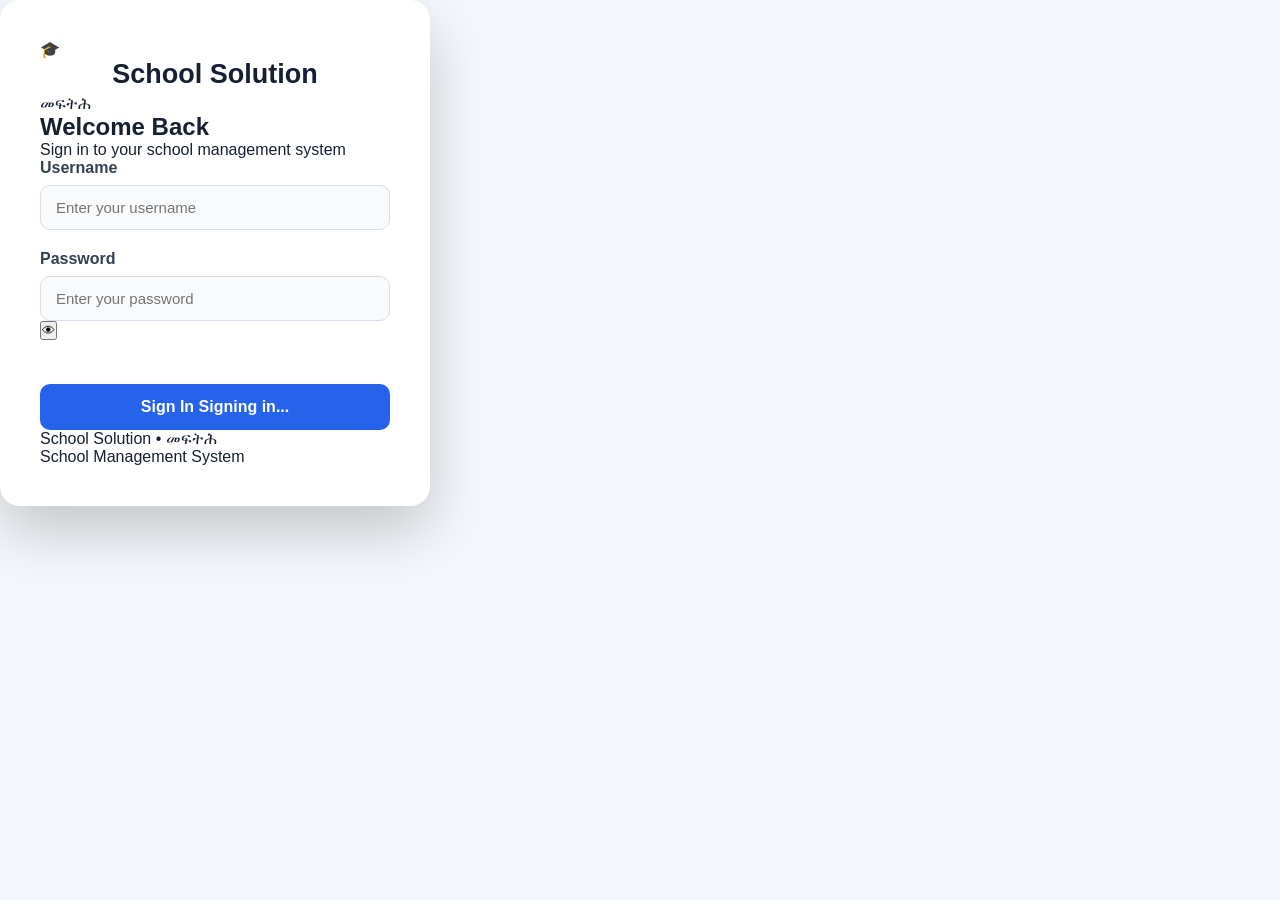
<file: backend/frontend/index.html>
<!DOCTYPE html>
<html lang="en">
<head>
    <meta charset="UTF-8">
    <meta name="viewport" content="width=device-width, initial-scale=1.0">

    <title>School Solution | መፍትሕ</title>

    <link rel="stylesheet" href="style.css">
</head>

<body>

    <div class="login-container">

        <div class="login-card">

            <div class="logo">
                <div class="logo-icon">🎓</div>
                <h1>School Solution</h1>
                <p>መፍትሕ</p>
            </div>

            <div class="welcome">
                <h2>Welcome Back</h2>
                <p>Sign in to your school management system</p>
            </div>

            <form id="loginForm">

                <div class="form-group">
                    <label for="username">Username</label>

                    <input
                        type="text"
                        id="username"
                        name="username"
                        placeholder="Enter your username"
                        required
                        autocomplete="username"
                    >
                </div>

                <div class="form-group">
                    <label for="password">Password</label>

                    <div class="password-wrapper">

                        <input
                            type="password"
                            id="password"
                            name="password"
                            placeholder="Enter your password"
                            required
                            autocomplete="current-password"
                        >

                        <button
                            type="button"
                            id="togglePassword"
                            class="password-toggle"
                        >
                            👁
                        </button>

                    </div>
                </div>

                <div id="message" class="message"></div>

                <button
                    type="submit"
                    id="loginButton"
                    class="login-button"
                >
                    <span id="loginText">Sign In</span>

                    <span
                        id="loadingText"
                        class="hidden"
                    >
                        Signing in...
                    </span>
                </button>

            </form>

            <div class="footer">
                <p>School Solution • መፍትሕ</p>
                <span>School Management System</span>
            </div>

        </div>

    </div>

    <script src="app.js"></script>

</body>
</html>
</file>
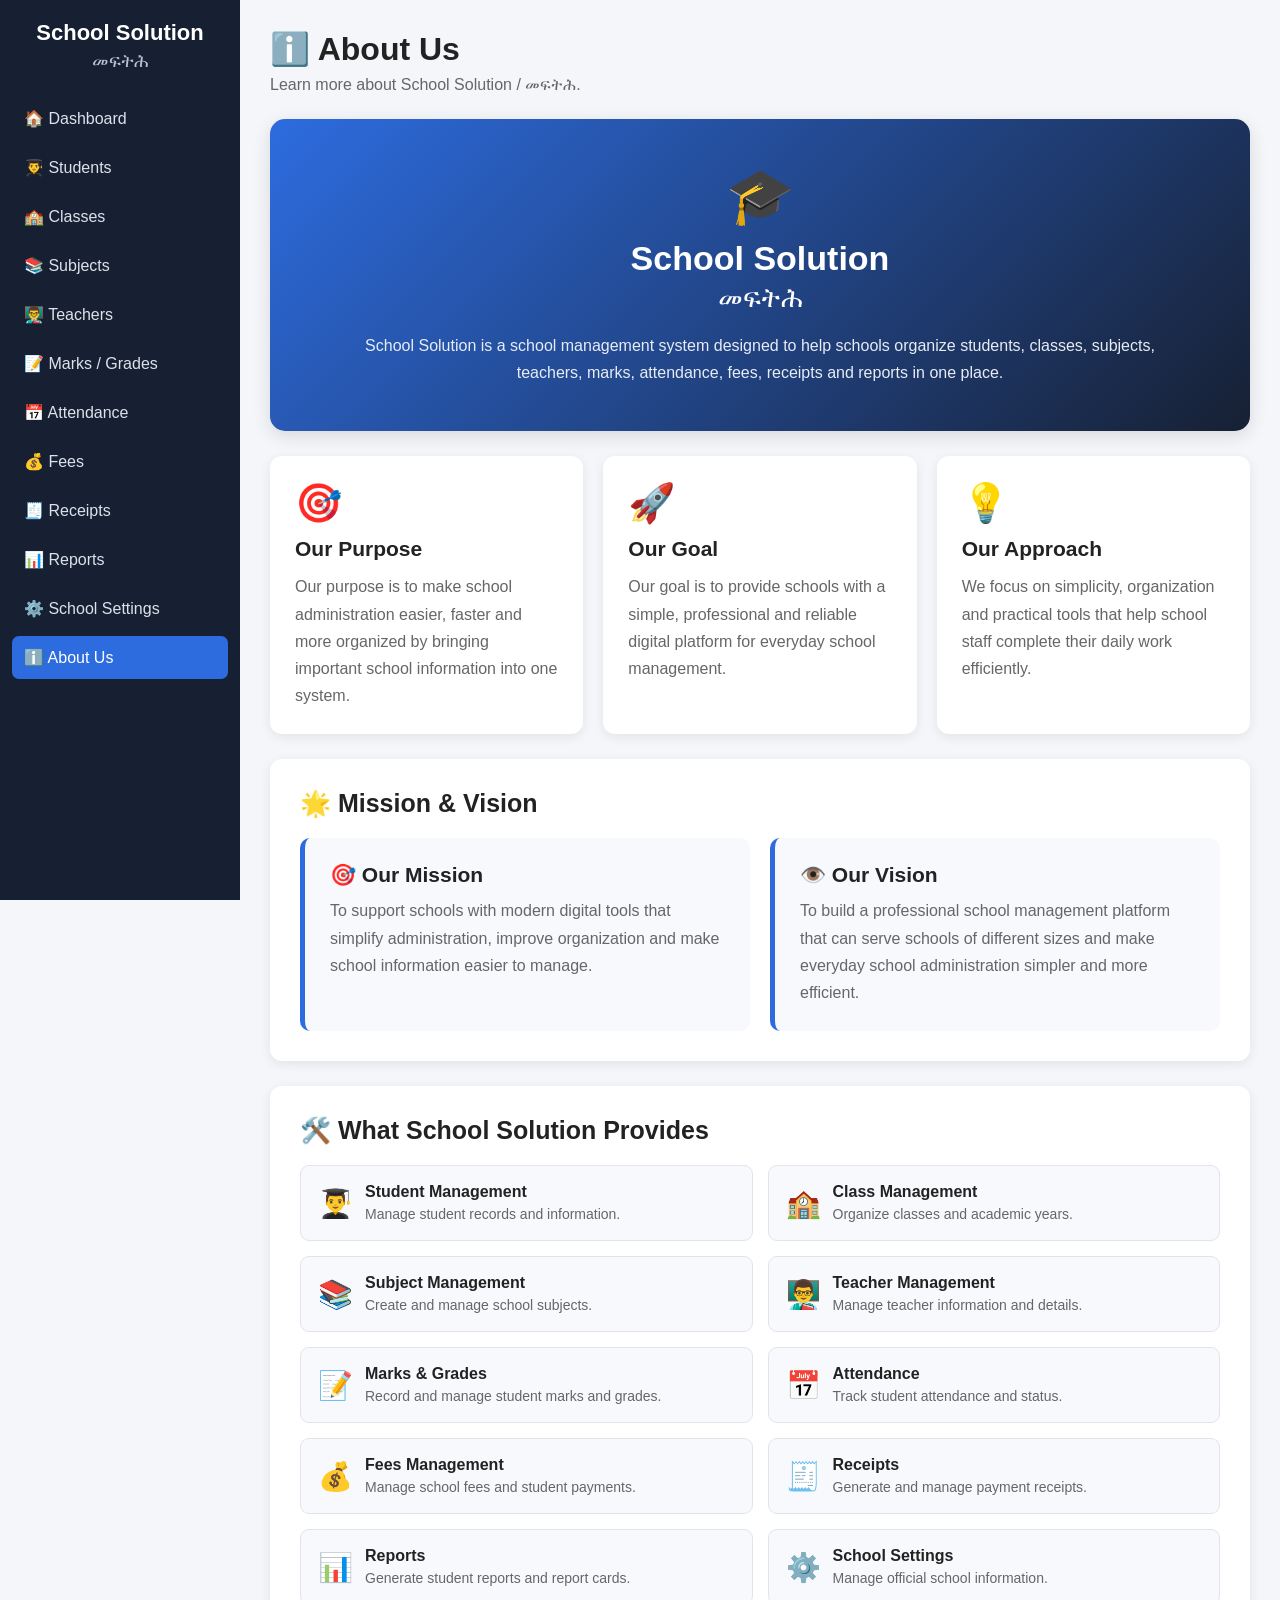
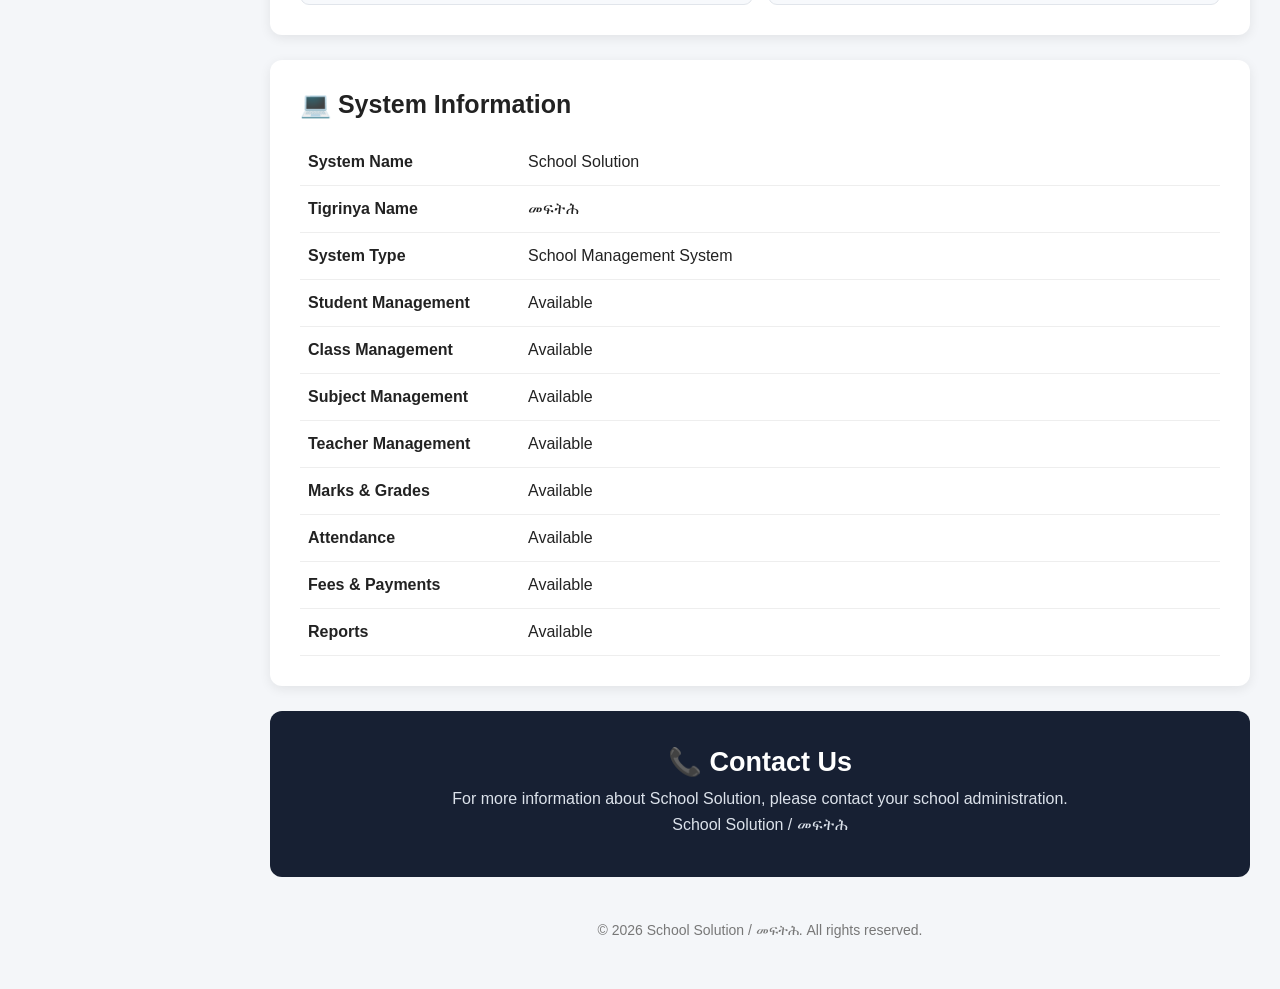
<file: backend/frontend/about.html>
<!DOCTYPE html>
<html lang="en">
<head>
    <meta charset="UTF-8">
    <meta name="viewport" content="width=device-width, initial-scale=1.0">

    <title>About Us - School Solution</title>

    <style>
        * {
            box-sizing: border-box;
            margin: 0;
            padding: 0;
            font-family: Arial, sans-serif;
        }

        body {
            background: #f4f6f9;
            color: #222;
        }

        .layout {
            display: flex;
            min-height: 100vh;
        }

        /* =========================
           SIDEBAR
        ========================= */

        .sidebar {
            width: 240px;
            background: #172033;
            color: white;
            padding: 20px 12px;
            position: fixed;
            top: 0;
            bottom: 0;
            left: 0;
            overflow-y: auto;
        }

        .logo {
            text-align: center;
            margin-bottom: 25px;
        }

        .logo h2 {
            font-size: 22px;
        }

        .logo p {
            color: #b9c2d0;
            margin-top: 5px;
            font-size: 18px;
        }

        .menu {
            list-style: none;
        }

        .menu li {
            margin-bottom: 6px;
        }

        .menu a {
            display: block;
            color: #dce2eb;
            text-decoration: none;
            padding: 12px;
            border-radius: 7px;
            transition: 0.2s;
        }

        .menu a:hover,
        .menu a.active {
            background: #2d6cdf;
            color: white;
        }

        /* =========================
           MAIN
        ========================= */

        .main {
            margin-left: 240px;
            width: calc(100% - 240px);
            padding: 30px;
        }

        .header {
            margin-bottom: 25px;
        }

        .header h1 {
            font-size: 32px;
            margin-bottom: 8px;
        }

        .header p {
            color: #666;
            font-size: 16px;
        }

        /* =========================
           HERO
        ========================= */

        .hero {
            background: linear-gradient(
                135deg,
                #2d6cdf,
                #172033
            );

            color: white;
            border-radius: 15px;
            padding: 45px 35px;
            text-align: center;
            margin-bottom: 25px;
            box-shadow: 0 5px 18px rgba(0,0,0,0.12);
        }

        .hero .icon {
            font-size: 55px;
            margin-bottom: 10px;
        }

        .hero h2 {
            font-size: 34px;
            margin-bottom: 5px;
        }

        .hero .tigrinya {
            font-size: 27px;
            margin-bottom: 18px;
        }

        .hero p {
            max-width: 800px;
            margin: auto;
            line-height: 1.7;
            color: #e7ecf5;
        }

        /* =========================
           CARDS
        ========================= */

        .cards {
            display: grid;
            grid-template-columns: repeat(3, 1fr);
            gap: 20px;
            margin-bottom: 25px;
        }

        .card {
            background: white;
            border-radius: 12px;
            padding: 25px;
            box-shadow: 0 3px 12px rgba(0,0,0,0.08);
        }

        .card-icon {
            font-size: 38px;
            margin-bottom: 12px;
        }

        .card h2 {
            margin-bottom: 12px;
            font-size: 21px;
        }

        .card p {
            color: #666;
            line-height: 1.7;
        }

        /* =========================
           FEATURES
        ========================= */

        .section {
            background: white;
            border-radius: 12px;
            padding: 30px;
            margin-bottom: 25px;
            box-shadow: 0 3px 12px rgba(0,0,0,0.08);
        }

        .section h2 {
            font-size: 25px;
            margin-bottom: 20px;
        }

        .features {
            display: grid;
            grid-template-columns: repeat(2, 1fr);
            gap: 15px;
        }

        .feature {
            background: #f7f9fc;
            border: 1px solid #e1e5eb;
            border-radius: 9px;
            padding: 17px;
            display: flex;
            align-items: center;
            gap: 12px;
        }

        .feature-icon {
            font-size: 28px;
        }

        .feature strong {
            display: block;
            margin-bottom: 4px;
        }

        .feature span {
            color: #666;
            font-size: 14px;
        }

        /* =========================
           MISSION / VISION
        ========================= */

        .mission-grid {
            display: grid;
            grid-template-columns: 1fr 1fr;
            gap: 20px;
        }

        .mission-box {
            padding: 25px;
            border-radius: 10px;
            background: #f7f9fc;
            border-left: 5px solid #2d6cdf;
        }

        .mission-box h3 {
            font-size: 21px;
            margin-bottom: 10px;
        }

        .mission-box p {
            color: #666;
            line-height: 1.7;
        }

        /* =========================
           SYSTEM INFO
        ========================= */

        .info-table {
            width: 100%;
            border-collapse: collapse;
        }

        .info-table tr {
            border-bottom: 1px solid #eee;
        }

        .info-table td {
            padding: 14px 8px;
        }

        .info-table td:first-child {
            font-weight: bold;
            width: 220px;
        }

        /* =========================
           CONTACT
        ========================= */

        .contact {
            text-align: center;
            background: #172033;
            color: white;
            border-radius: 12px;
            padding: 35px;
            margin-bottom: 25px;
        }

        .contact h2 {
            margin-bottom: 12px;
            font-size: 27px;
        }

        .contact p {
            color: #dce2eb;
            margin-bottom: 8px;
        }

        /* =========================
           FOOTER
        ========================= */

        .footer {
            text-align: center;
            padding: 20px;
            color: #777;
            font-size: 14px;
        }

        /* =========================
           MOBILE
        ========================= */

        @media (max-width: 1000px) {

            .cards {
                grid-template-columns: 1fr;
            }

            .features {
                grid-template-columns: 1fr;
            }

            .mission-grid {
                grid-template-columns: 1fr;
            }
        }

        @media (max-width: 700px) {

            .sidebar {
                position: relative;
                width: 100%;
                min-height: auto;
            }

            .layout {
                display: block;
            }

            .main {
                margin-left: 0;
                width: 100%;
                padding: 20px;
            }

            .hero h2 {
                font-size: 27px;
            }

            .hero .tigrinya {
                font-size: 22px;
            }
        }
    </style>
</head>

<body>

<div class="layout">

    <!-- =========================
         SIDEBAR
    ========================= -->

    <aside class="sidebar">

        <div class="logo">
            <h2>School Solution</h2>
            <p>መፍትሕ</p>
        </div>

        <ul class="menu">

            <li>
                <a href="index.html">
                    🏠 Dashboard
                </a>
            </li>

            <li>
                <a href="students.html">
                    👨‍🎓 Students
                </a>
            </li>

            <li>
                <a href="classes.html">
                    🏫 Classes
                </a>
            </li>

            <li>
                <a href="subjects.html">
                    📚 Subjects
                </a>
            </li>

            <li>
                <a href="teachers.html">
                    👨‍🏫 Teachers
                </a>
            </li>

            <li>
                <a href="marks.html">
                    📝 Marks / Grades
                </a>
            </li>

            <li>
                <a href="attendance.html">
                    📅 Attendance
                </a>
            </li>

            <li>
                <a href="fees.html">
                    💰 Fees
                </a>
            </li>

            <li>
                <a href="receipts.html">
                    🧾 Receipts
                </a>
            </li>

            <li>
                <a href="reports.html">
                    📊 Reports
                </a>
            </li>

            <li>
                <a href="settings.html">
                    ⚙️ School Settings
                </a>
            </li>

            <li>
                <a href="about.html" class="active">
                    ℹ️ About Us
                </a>
            </li>

        </ul>

    </aside>


    <!-- =========================
         MAIN CONTENT
    ========================= -->

    <main class="main">

        <div class="header">

            <h1>ℹ️ About Us</h1>

            <p>
                Learn more about School Solution / መፍትሕ.
            </p>

        </div>


        <!-- HERO -->

        <section class="hero">

            <div class="icon">
                🎓
            </div>

            <h2>
                School Solution
            </h2>

            <div class="tigrinya">
                መፍትሕ
            </div>

            <p>
                School Solution is a school management system
                designed to help schools organize students,
                classes, subjects, teachers, marks, attendance,
                fees, receipts and reports in one place.
            </p>

        </section>


        <!-- THREE CARDS -->

        <section class="cards">

            <div class="card">

                <div class="card-icon">
                    🎯
                </div>

                <h2>
                    Our Purpose
                </h2>

                <p>
                    Our purpose is to make school administration
                    easier, faster and more organized by bringing
                    important school information into one system.
                </p>

            </div>


            <div class="card">

                <div class="card-icon">
                    🚀
                </div>

                <h2>
                    Our Goal
                </h2>

                <p>
                    Our goal is to provide schools with a simple,
                    professional and reliable digital platform
                    for everyday school management.
                </p>

            </div>


            <div class="card">

                <div class="card-icon">
                    💡
                </div>

                <h2>
                    Our Approach
                </h2>

                <p>
                    We focus on simplicity, organization and
                    practical tools that help school staff
                    complete their daily work efficiently.
                </p>

            </div>

        </section>


        <!-- MISSION AND VISION -->

        <section class="section">

            <h2>
                🌟 Mission & Vision
            </h2>

            <div class="mission-grid">

                <div class="mission-box">

                    <h3>
                        🎯 Our Mission
                    </h3>

                    <p>
                        To support schools with modern digital
                        tools that simplify administration,
                        improve organization and make school
                        information easier to manage.
                    </p>

                </div>


                <div class="mission-box">

                    <h3>
                        👁️ Our Vision
                    </h3>

                    <p>
                        To build a professional school management
                        platform that can serve schools of different
                        sizes and make everyday school administration
                        simpler and more efficient.
                    </p>

                </div>

            </div>

        </section>


        <!-- FEATURES -->

        <section class="section">

            <h2>
                🛠️ What School Solution Provides
            </h2>

            <div class="features">

                <div class="feature">

                    <div class="feature-icon">
                        👨‍🎓
                    </div>

                    <div>
                        <strong>Student Management</strong>
                        <span>
                            Manage student records and information.
                        </span>
                    </div>

                </div>


                <div class="feature">

                    <div class="feature-icon">
                        🏫
                    </div>

                    <div>
                        <strong>Class Management</strong>
                        <span>
                            Organize classes and academic years.
                        </span>
                    </div>

                </div>


                <div class="feature">

                    <div class="feature-icon">
                        📚
                    </div>

                    <div>
                        <strong>Subject Management</strong>
                        <span>
                            Create and manage school subjects.
                        </span>
                    </div>

                </div>


                <div class="feature">

                    <div class="feature-icon">
                        👨‍🏫
                    </div>

                    <div>
                        <strong>Teacher Management</strong>
                        <span>
                            Manage teacher information and details.
                        </span>
                    </div>

                </div>


                <div class="feature">

                    <div class="feature-icon">
                        📝
                    </div>

                    <div>
                        <strong>Marks & Grades</strong>
                        <span>
                            Record and manage student marks and grades.
                        </span>
                    </div>

                </div>


                <div class="feature">

                    <div class="feature-icon">
                        📅
                    </div>

                    <div>
                        <strong>Attendance</strong>
                        <span>
                            Track student attendance and status.
                        </span>
                    </div>

                </div>


                <div class="feature">

                    <div class="feature-icon">
                        💰
                    </div>

                    <div>
                        <strong>Fees Management</strong>
                        <span>
                            Manage school fees and student payments.
                        </span>
                    </div>

                </div>


                <div class="feature">

                    <div class="feature-icon">
                        🧾
                    </div>

                    <div>
                        <strong>Receipts</strong>
                        <span>
                            Generate and manage payment receipts.
                        </span>
                    </div>

                </div>


                <div class="feature">

                    <div class="feature-icon">
                        📊
                    </div>

                    <div>
                        <strong>Reports</strong>
                        <span>
                            Generate student reports and report cards.
                        </span>
                    </div>

                </div>


                <div class="feature">

                    <div class="feature-icon">
                        ⚙️
                    </div>

                    <div>
                        <strong>School Settings</strong>
                        <span>
                            Manage official school information.
                        </span>
                    </div>

                </div>

            </div>

        </section>


        <!-- SYSTEM INFORMATION -->

        <section class="section">

            <h2>
                💻 System Information
            </h2>

            <table class="info-table">

                <tr>
                    <td>System Name</td>
                    <td>School Solution</td>
                </tr>

                <tr>
                    <td>Tigrinya Name</td>
                    <td>መፍትሕ</td>
                </tr>

                <tr>
                    <td>System Type</td>
                    <td>School Management System</td>
                </tr>

                <tr>
                    <td>Student Management</td>
                    <td>Available</td>
                </tr>

                <tr>
                    <td>Class Management</td>
                    <td>Available</td>
                </tr>

                <tr>
                    <td>Subject Management</td>
                    <td>Available</td>
                </tr>

                <tr>
                    <td>Teacher Management</td>
                    <td>Available</td>
                </tr>

                <tr>
                    <td>Marks & Grades</td>
                    <td>Available</td>
                </tr>

                <tr>
                    <td>Attendance</td>
                    <td>Available</td>
                </tr>

                <tr>
                    <td>Fees & Payments</td>
                    <td>Available</td>
                </tr>

                <tr>
                    <td>Reports</td>
                    <td>Available</td>
                </tr>

            </table>

        </section>


        <!-- CONTACT -->

        <section class="contact">

            <h2>
                📞 Contact Us
            </h2>

            <p>
                For more information about School Solution,
                please contact your school administration.
            </p>

            <p>
                School Solution / መፍትሕ
            </p>

        </section>


        <!-- FOOTER -->

        <div class="footer">

            © 2026 School Solution / መፍትሕ.
            All rights reserved.

        </div>

    </main>

</div>

</body>
</html>
</file>
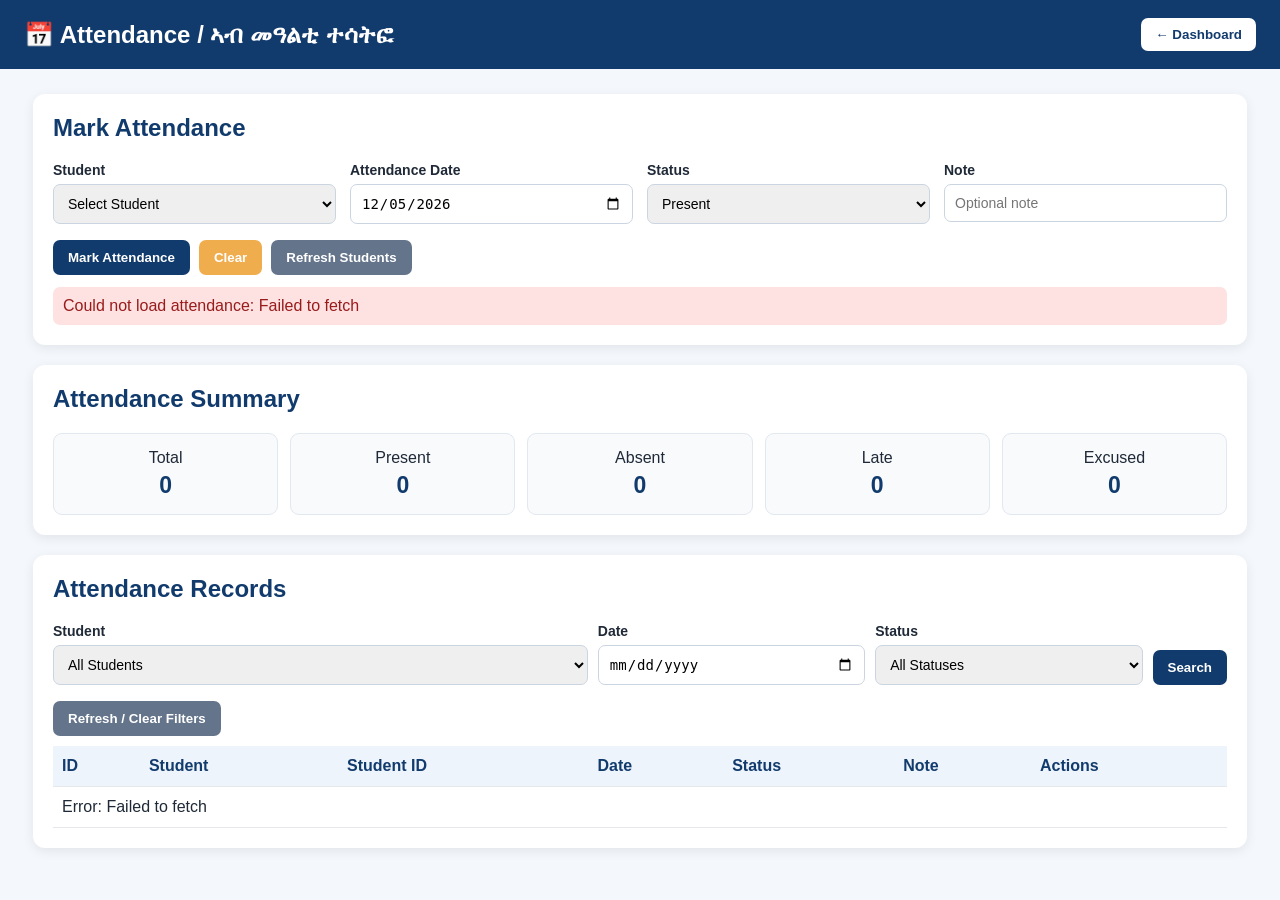
<file: backend/frontend/attendance.html>
<!DOCTYPE html>
<html lang="en">
<head>
<meta charset="UTF-8">
<meta name="viewport" content="width=device-width, initial-scale=1.0">

<title>Attendance - School Solution / መፍትሕ</title>

<style>
* {
    box-sizing: border-box;
}

body {
    margin: 0;
    font-family: Arial, Helvetica, sans-serif;
    background: #f4f7fb;
    color: #1f2937;
}

/* HEADER */
header {
    background: #123b6d;
    color: white;
    padding: 18px 24px;
    display: flex;
    justify-content: space-between;
    align-items: center;
}

header h1 {
    margin: 0;
    font-size: 24px;
}

header button {
    background: white;
    color: #123b6d;
    border: 0;
    border-radius: 7px;
    padding: 9px 14px;
    cursor: pointer;
    font-weight: bold;
}

/* CONTAINER */
.container {
    max-width: 1250px;
    margin: 25px auto;
    padding: 0 18px;
}

.card {
    background: white;
    border-radius: 12px;
    padding: 20px;
    margin-bottom: 20px;
    box-shadow: 0 3px 12px rgba(0,0,0,.08);
}

h2 {
    margin-top: 0;
    color: #123b6d;
}

/* FORM */
.grid {
    display: grid;
    grid-template-columns: repeat(4, 1fr);
    gap: 14px;
}

.field {
    display: flex;
    flex-direction: column;
    gap: 6px;
}

.field label {
    font-weight: bold;
    font-size: 14px;
}

input,
select,
textarea {
    width: 100%;
    padding: 10px;
    border: 1px solid #cbd5e1;
    border-radius: 7px;
    font-size: 14px;
}

textarea {
    min-height: 75px;
    resize: vertical;
}

/* BUTTONS */
.actions {
    display: flex;
    flex-wrap: wrap;
    gap: 9px;
    margin-top: 16px;
}

button {
    border: 0;
    border-radius: 7px;
    padding: 10px 15px;
    cursor: pointer;
    font-weight: bold;
}

.primary {
    background: #123b6d;
    color: white;
}

.success {
    background: #198754;
    color: white;
}

.warning {
    background: #f0ad4e;
    color: white;
}

.danger {
    background: #dc3545;
    color: white;
}

.secondary {
    background: #64748b;
    color: white;
}

/* FILTERS */
.filters {
    display: grid;
    grid-template-columns: 2fr 1fr 1fr auto;
    gap: 10px;
    align-items: end;
}

/* TABLE */
.table-wrap {
    overflow-x: auto;
}

table {
    width: 100%;
    border-collapse: collapse;
    margin-top: 10px;
}

th,
td {
    padding: 11px 9px;
    border-bottom: 1px solid #e5e7eb;
    text-align: left;
    white-space: nowrap;
}

th {
    background: #eef4fb;
    color: #123b6d;
}

/* STATUS BADGES */
.badge {
    display: inline-block;
    padding: 5px 9px;
    border-radius: 20px;
    font-size: 12px;
    font-weight: bold;
}

.present {
    background: #d1fae5;
    color: #065f46;
}

.absent {
    background: #fee2e2;
    color: #991b1b;
}

.late {
    background: #fef3c7;
    color: #92400e;
}

.excused {
    background: #dbeafe;
    color: #1e40af;
}

/* MESSAGE */
.message {
    padding: 10px;
    border-radius: 7px;
    margin-top: 12px;
    display: none;
}

.error {
    display: block;
    background: #fee2e2;
    color: #991b1b;
}

.ok {
    display: block;
    background: #dcfce7;
    color: #166534;
}

/* SUMMARY */
.summary {
    display: grid;
    grid-template-columns: repeat(5, 1fr);
    gap: 12px;
}

.stat {
    background: #f8fafc;
    border: 1px solid #e2e8f0;
    border-radius: 9px;
    padding: 15px;
    text-align: center;
}

.stat strong {
    display: block;
    font-size: 23px;
    color: #123b6d;
    margin-top: 5px;
}

/* MODAL */
.modal {
    display: none;
    position: fixed;
    inset: 0;
    background: rgba(0,0,0,.45);
    align-items: center;
    justify-content: center;
    padding: 20px;
    z-index: 20;
}

.modal-box {
    background: white;
    border-radius: 12px;
    max-width: 650px;
    width: 100%;
    padding: 22px;
}

.modal-box h3 {
    margin-top: 0;
    color: #123b6d;
}

/* RESPONSIVE */
@media(max-width: 900px) {

    .grid,
    .summary {
        grid-template-columns: repeat(2, 1fr);
    }

    .filters {
        grid-template-columns: 1fr 1fr;
    }

    .filters button {
        width: 100%;
    }
}

@media(max-width: 600px) {

    .grid,
    .summary,
    .filters {
        grid-template-columns: 1fr;
    }

    header h1 {
        font-size: 19px;
    }
}
</style>
</head>

<body>

<header>

    <h1>
        📅 Attendance / ኣብ መዓልቲ ተሳትፎ
    </h1>

    <button onclick="goDashboard()">
        ← Dashboard
    </button>

</header>


<div class="container">


    <!-- =========================
         MARK ATTENDANCE
    ========================== -->

    <div class="card">

        <h2 id="formTitle">
            Mark Attendance
        </h2>

        <div class="grid">

            <!-- STUDENT -->
            <div class="field">

                <label>
                    Student
                </label>

                <select id="student_id">

                    <option value="">
                        Select Student
                    </option>

                </select>

            </div>


            <!-- DATE -->
            <div class="field">

                <label>
                    Attendance Date
                </label>

                <input
                    type="date"
                    id="attendance_date"
                >

            </div>


            <!-- STATUS -->
            <div class="field">

                <label>
                    Status
                </label>

                <select id="status">

                    <option value="Present">
                        Present
                    </option>

                    <option value="Absent">
                        Absent
                    </option>

                    <option value="Late">
                        Late
                    </option>

                    <option value="Excused">
                        Excused
                    </option>

                </select>

            </div>


            <!-- NOTE -->
            <div class="field">

                <label>
                    Note
                </label>

                <input
                    type="text"
                    id="note"
                    maxlength="500"
                    placeholder="Optional note"
                >

            </div>

        </div>


        <div class="actions">

            <button
                class="primary"
                id="saveBtn"
                onclick="saveAttendance()"
            >
                Mark Attendance
            </button>

            <button
                class="warning"
                onclick="clearForm()"
            >
                Clear
            </button>

            <button
                class="secondary"
                onclick="loadStudents()"
            >
                Refresh Students
            </button>

        </div>


        <div
            id="message"
            class="message"
        ></div>

    </div>



    <!-- =========================
         SUMMARY
    ========================== -->

    <div class="card">

        <h2>
            Attendance Summary
        </h2>

        <div class="summary">

            <div class="stat">
                Total
                <strong id="totalCount">
                    0
                </strong>
            </div>

            <div class="stat">
                Present
                <strong id="presentCount">
                    0
                </strong>
            </div>

            <div class="stat">
                Absent
                <strong id="absentCount">
                    0
                </strong>
            </div>

            <div class="stat">
                Late
                <strong id="lateCount">
                    0
                </strong>
            </div>

            <div class="stat">
                Excused
                <strong id="excusedCount">
                    0
                </strong>
            </div>

        </div>

    </div>



    <!-- =========================
         ATTENDANCE RECORDS
    ========================== -->

    <div class="card">

        <h2>
            Attendance Records
        </h2>


        <!-- FILTERS -->

        <div class="filters">

            <div class="field">

                <label>
                    Student
                </label>

                <select id="filterStudent">

                    <option value="">
                        All Students
                    </option>

                </select>

            </div>


            <div class="field">

                <label>
                    Date
                </label>

                <input
                    type="date"
                    id="filterDate"
                >

            </div>


            <div class="field">

                <label>
                    Status
                </label>

                <select id="filterStatus">

                    <option value="">
                        All Statuses
                    </option>

                    <option value="Present">
                        Present
                    </option>

                    <option value="Absent">
                        Absent
                    </option>

                    <option value="Late">
                        Late
                    </option>

                    <option value="Excused">
                        Excused
                    </option>

                </select>

            </div>


            <button
                class="primary"
                onclick="loadAttendance()"
            >
                Search
            </button>

        </div>


        <div class="actions">

            <button
                class="secondary"
                onclick="clearFilters()"
            >
                Refresh / Clear Filters
            </button>

        </div>


        <!-- TABLE -->

        <div class="table-wrap">

            <table>

                <thead>

                    <tr>

                        <th>
                            ID
                        </th>

                        <th>
                            Student
                        </th>

                        <th>
                            Student ID
                        </th>

                        <th>
                            Date
                        </th>

                        <th>
                            Status
                        </th>

                        <th>
                            Note
                        </th>

                        <th>
                            Actions
                        </th>

                    </tr>

                </thead>

                <tbody id="attendanceTable">

                    <tr>

                        <td colspan="7">
                            Loading...
                        </td>

                    </tr>

                </tbody>

            </table>

        </div>

    </div>

</div>



<!-- =========================
     SUMMARY MODAL
========================== -->

<div
    class="modal"
    id="summaryModal"
>

    <div class="modal-box">

        <h3>
            Student Attendance Summary
        </h3>

        <div id="summaryContent">
            Loading...
        </div>

        <div class="actions">

            <button
                class="secondary"
                onclick="closeSummary()"
            >
                Close
            </button>

        </div>

    </div>

</div>



<script>

/* =========================================
   API
========================================= */

const API_URL =
    "http://127.0.0.1:8000";


let editingId = null;

let students = [];



/* =========================================
   DASHBOARD
========================================= */

function goDashboard() {

    window.location.href =
        "dashboard.html";

}



/* =========================================
   MESSAGE
========================================= */

function showMessage(text, ok = false) {

    const el =
        document.getElementById("message");

    el.textContent = text;

    el.className =
        "message " +
        (ok ? "ok" : "error");

    setTimeout(() => {

        el.className = "message";

    }, 4500);

}



/* =========================================
   API REQUEST
========================================= */

async function apiRequest(
    url,
    options = {}
) {

    const response =
        await fetch(
            API_URL + url,
            {
                headers: {
                    "Content-Type":
                        "application/json",

                    ...(options.headers || {})
                },

                ...options
            }
        );


    const text =
        await response.text();


    let data = null;


    try {

        data =
            text
                ? JSON.parse(text)
                : null;

    } catch (e) {

        data = text;

    }


    if (!response.ok) {

        const detail =
            data &&
            data.detail
                ? data.detail
                : "Request failed.";

        throw new Error(detail);

    }


    return data;

}



/* =========================================
   TODAY
========================================= */

function today() {

    return new Date()
        .toISOString()
        .slice(0, 10);

}



/* =========================================
   ESCAPE HTML
========================================= */

function escapeHtml(value) {

    return String(value ?? "")
        .replaceAll("&", "&amp;")
        .replaceAll("<", "&lt;")
        .replaceAll(">", "&gt;")
        .replaceAll('"', "&quot;")
        .replaceAll("'", "&#039;");

}



/* =========================================
   LOAD STUDENTS
========================================= */

async function loadStudents() {

    try {

        students =
            await apiRequest(
                "/api/students/"
            );


        if (!Array.isArray(students)) {

            students = [];

        }


        const active =
            students.filter(
                s =>
                    s.is_active !== false
            );


        const main =
            document.getElementById(
                "student_id"
            );


        const filter =
            document.getElementById(
                "filterStudent"
            );


        const oldMain =
            main.value;


        const oldFilter =
            filter.value;


        main.innerHTML =
            `
            <option value="">
                Select Student
            </option>
            `;


        filter.innerHTML =
            `
            <option value="">
                All Students
            </option>
            `;


        active.forEach(s => {

            const name =
                `${s.first_name || ""} ${s.last_name || ""}`
                    .trim();


            const label =
                `${name || "Unnamed"} (${s.student_id || s.id})`;


            main.insertAdjacentHTML(
                "beforeend",

                `
                <option value="${s.id}">
                    ${escapeHtml(label)}
                </option>
                `
            );


            filter.insertAdjacentHTML(
                "beforeend",

                `
                <option value="${s.id}">
                    ${escapeHtml(label)}
                </option>
                `
            );

        });


        if (
            [...main.options]
                .some(
                    o =>
                        o.value === oldMain
                )
        ) {

            main.value =
                oldMain;

        }


        if (
            [...filter.options]
                .some(
                    o =>
                        o.value === oldFilter
                )
        ) {

            filter.value =
                oldFilter;

        }


    } catch (error) {

        showMessage(
            "Could not load students: " +
            error.message
        );

    }

}



/* =========================================
   FIND STUDENT
========================================= */

function studentById(id) {

    return students.find(
        s =>
            Number(s.id) ===
            Number(id)
    );

}



/* =========================================
   STUDENT NAME
========================================= */

function studentName(id) {

    const s =
        studentById(id);


    if (!s) {

        return "Unknown Student";

    }


    return (
        `${s.first_name || ""} ${s.last_name || ""}`
            .trim()
        || "Unnamed"
    );

}



/* =========================================
   STATUS BADGE
========================================= */

function statusBadge(status) {

    const cls =
        (status || "").toLowerCase();


    return `
        <span class="badge ${cls}">
            ${escapeHtml(status)}
        </span>
    `;

}



/* =========================================
   LOAD ATTENDANCE
========================================= */

async function loadAttendance() {

    const params =
        new URLSearchParams();


    const student =
        document.getElementById(
            "filterStudent"
        ).value;


    const date =
        document.getElementById(
            "filterDate"
        ).value;


    const status =
        document.getElementById(
            "filterStatus"
        ).value;


    if (student) {

        params.set(
            "student_id",
            student
        );

    }


    if (date) {

        params.set(
            "attendance_date",
            date
        );

    }


    if (status) {

        params.set(
            "status",
            status
        );

    }


    try {

        const query =
            params.toString();


        const records =
            await apiRequest(
                "/api/attendance/" +
                (
                    query
                        ? "?" + query
                        : ""
                )
            );


        renderAttendance(
            records || []
        );


    } catch (error) {

        document.getElementById(
            "attendanceTable"
        ).innerHTML =
            `
            <tr>
                <td colspan="7">
                    Error:
                    ${escapeHtml(error.message)}
                </td>
            </tr>
            `;


        showMessage(
            "Could not load attendance: " +
            error.message
        );

    }

}



/* =========================================
   RENDER ATTENDANCE
========================================= */

function renderAttendance(records) {

    const body =
        document.getElementById(
            "attendanceTable"
        );


    if (!records.length) {

        body.innerHTML =
            `
            <tr>
                <td colspan="7">
                    No attendance records found.
                </td>
            </tr>
            `;

    } else {

        body.innerHTML =
            records
                .map(r => {

                    return `
                    <tr>

                        <td>
                            ${r.id}
                        </td>

                        <td>
                            ${escapeHtml(
                                studentName(
                                    r.student_id
                                )
                            )}
                        </td>

                        <td>
                            ${escapeHtml(
                                studentById(
                                    r.student_id
                                )?.student_id
                                ||
                                r.student_id
                            )}
                        </td>

                        <td>
                            ${escapeHtml(
                                r.attendance_date
                            )}
                        </td>

                        <td>
                            ${statusBadge(
                                r.status
                            )}
                        </td>

                        <td>
                            ${escapeHtml(
                                r.note || ""
                            )}
                        </td>

                        <td>

                            <button
                                class="warning"
                                onclick="editAttendance(${r.id})"
                            >
                                Edit
                            </button>

                            <button
                                class="danger"
                                onclick="deleteAttendance(${r.id})"
                            >
                                Delete
                            </button>

                            <button
                                class="secondary"
                                onclick="viewSummary(${r.student_id})"
                            >
                                Summary
                            </button>

                        </td>

                    </tr>
                    `;

                })
                .join("");

    }


    updateCounts(records);

}



/* =========================================
   COUNTS
========================================= */

function updateCounts(records) {

    document.getElementById(
        "totalCount"
    ).textContent =
        records.length;


    document.getElementById(
        "presentCount"
    ).textContent =
        records.filter(
            r =>
                r.status === "Present"
        ).length;


    document.getElementById(
        "absentCount"
    ).textContent =
        records.filter(
            r =>
                r.status === "Absent"
        ).length;


    document.getElementById(
        "lateCount"
    ).textContent =
        records.filter(
            r =>
                r.status === "Late"
        ).length;


    document.getElementById(
        "excusedCount"
    ).textContent =
        records.filter(
            r =>
                r.status === "Excused"
        ).length;

}



/* =========================================
   SAVE / UPDATE
========================================= */

async function saveAttendance() {

    const student_id =
        document.getElementById(
            "student_id"
        ).value;


    const attendance_date =
        document.getElementById(
            "attendance_date"
        ).value;


    const status =
        document.getElementById(
            "status"
        ).value;


    const note =
        document.getElementById(
            "note"
        ).value.trim();


    if (
        !student_id ||
        !attendance_date ||
        !status
    ) {

        showMessage(
            "Please select a student, date and status."
        );

        return;

    }


    const payload = {

        student_id:
            Number(student_id),

        attendance_date,

        status,

        note

    };


    try {

        if (editingId) {

            await apiRequest(
                `/api/attendance/${editingId}`,

                {
                    method: "PUT",

                    body:
                        JSON.stringify({
                            attendance_date,
                            status,
                            note
                        })
                }
            );


            showMessage(
                "Attendance updated successfully.",
                true
            );


        } else {

            await apiRequest(
                "/api/attendance/",

                {
                    method: "POST",

                    body:
                        JSON.stringify(
                            payload
                        )
                }
            );


            showMessage(
                "Attendance marked successfully.",
                true
            );

        }


        clearForm();

        await loadAttendance();


    } catch (error) {

        showMessage(
            error.message
        );

    }

}



/* =========================================
   EDIT
========================================= */

async function editAttendance(id) {

    try {

        const r =
            await apiRequest(
                `/api/attendance/${id}`
            );


        editingId =
            id;


        document.getElementById(
            "student_id"
        ).value =
            String(
                r.student_id
            );


        document.getElementById(
            "attendance_date"
        ).value =
            r.attendance_date;


        document.getElementById(
            "status"
        ).value =
            r.status;


        document.getElementById(
            "note"
        ).value =
            r.note || "";


        document.getElementById(
            "formTitle"
        ).textContent =
            "Edit Attendance";


        document.getElementById(
            "saveBtn"
        ).textContent =
            "Update Attendance";


        window.scrollTo({
            top: 0,
            behavior: "smooth"
        });


    } catch (error) {

        showMessage(
            error.message
        );

    }

}



/* =========================================
   DELETE
========================================= */

async function deleteAttendance(id) {

    if (
        !confirm(
            "Delete this attendance record?"
        )
    ) {

        return;

    }


    try {

        await apiRequest(
            `/api/attendance/${id}`,

            {
                method: "DELETE"
            }
        );


        showMessage(
            "Attendance deleted successfully.",
            true
        );


        await loadAttendance();


    } catch (error) {

        showMessage(
            error.message
        );

    }

}



/* =========================================
   STUDENT SUMMARY
========================================= */

async function viewSummary(studentId) {

    const modal =
        document.getElementById(
            "summaryModal"
        );


    const content =
        document.getElementById(
            "summaryContent"
        );


    modal.style.display =
        "flex";


    content.innerHTML =
        "Loading...";


    try {

        const data =
            await apiRequest(
                `/api/attendance/student/${studentId}/summary`
            );


        content.innerHTML =
            `
            <p>
                <strong>Student:</strong>
                ${escapeHtml(
                    data.student.first_name +
                    " " +
                    data.student.last_name
                )}
            </p>

            <p>
                <strong>Student ID:</strong>
                ${escapeHtml(
                    data.student.student_id
                )}
            </p>

            <div class="summary">

                <div class="stat">
                    Total
                    <strong>
                        ${data.total_days}
                    </strong>
                </div>

                <div class="stat">
                    Present
                    <strong>
                        ${data.present_days}
                    </strong>
                </div>

                <div class="stat">
                    Absent
                    <strong>
                        ${data.absent_days}
                    </strong>
                </div>

                <div class="stat">
                    Late
                    <strong>
                        ${data.late_days}
                    </strong>
                </div>

                <div class="stat">
                    Excused
                    <strong>
                        ${data.excused_days}
                    </strong>
                </div>

            </div>

            <p>
                <strong>
                    Attendance Percentage:
                </strong>

                ${data.attendance_percentage}%
            </p>
            `;


    } catch (error) {

        content.innerHTML =
            `
            <p>
                ${escapeHtml(
                    error.message
                )}
            </p>
            `;

    }

}



/* =========================================
   CLOSE SUMMARY
========================================= */

function closeSummary() {

    document.getElementById(
        "summaryModal"
    ).style.display =
        "none";

}



/* =========================================
   CLEAR FORM
========================================= */

function clearForm() {

    editingId = null;


    document.getElementById(
        "student_id"
    ).value =
        "";


    document.getElementById(
        "attendance_date"
    ).value =
        today();


    document.getElementById(
        "status"
    ).value =
        "Present";


    document.getElementById(
        "note"
    ).value =
        "";


    document.getElementById(
        "formTitle"
    ).textContent =
        "Mark Attendance";


    document.getElementById(
        "saveBtn"
    ).textContent =
        "Mark Attendance";

}



/* =========================================
   CLEAR FILTERS
========================================= */

function clearFilters() {

    document.getElementById(
        "filterStudent"
    ).value =
        "";


    document.getElementById(
        "filterDate"
    ).value =
        "";


    document.getElementById(
        "filterStatus"
    ).value =
        "";


    loadAttendance();

}



/* =========================================
   PAGE START
========================================= */

document.addEventListener(
    "DOMContentLoaded",

    async () => {

        document.getElementById(
            "attendance_date"
        ).value =
            today();


        await loadStudents();


        await loadAttendance();

    }

);

</script>

</body>
</html>
</file>
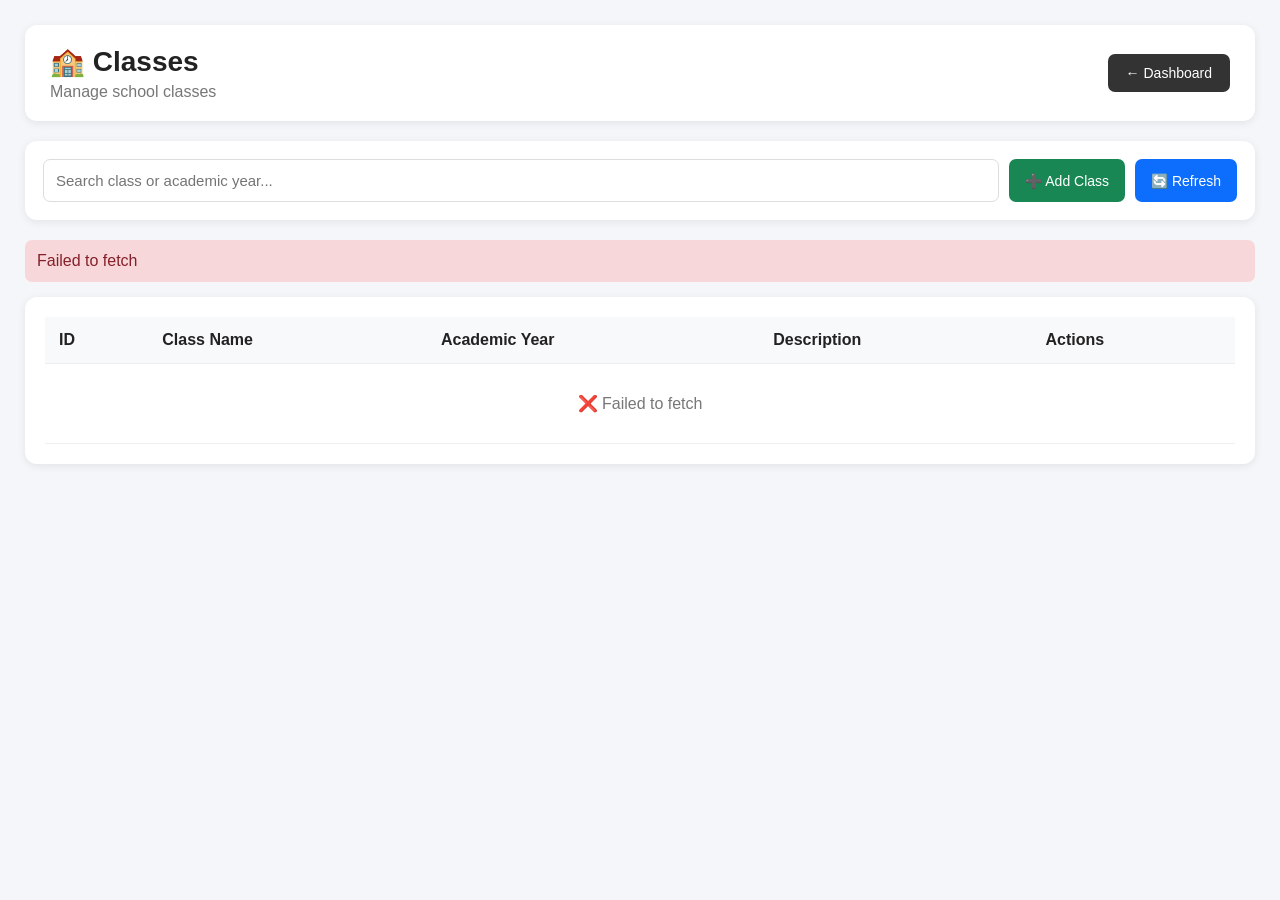
<file: backend/frontend/classes.html>
<!DOCTYPE html>
<html lang="en">
<head>
    <meta charset="UTF-8">
    <meta name="viewport" content="width=device-width, initial-scale=1.0">

    <title>Classes - School Solution</title>

    <style>
        * {
            box-sizing: border-box;
            margin: 0;
            padding: 0;
        }

        body {
            font-family: Arial, sans-serif;
            background: #f4f6f9;
            color: #222;
        }

        .container {
            width: 100%;
            padding: 25px;
        }

        .header {
            background: white;
            padding: 20px 25px;
            border-radius: 12px;
            margin-bottom: 20px;
            display: flex;
            justify-content: space-between;
            align-items: center;
            box-shadow: 0 2px 8px rgba(0,0,0,0.08);
        }

        .header h1 {
            font-size: 28px;
            margin-bottom: 5px;
        }

        .header p {
            color: #777;
        }

        .back-btn {
            border: none;
            background: #333;
            color: white;
            padding: 11px 18px;
            border-radius: 7px;
            cursor: pointer;
        }

        .back-btn:hover {
            opacity: .85;
        }

        .toolbar {
            background: white;
            padding: 18px;
            border-radius: 12px;
            margin-bottom: 20px;
            display: flex;
            gap: 10px;
            flex-wrap: wrap;
            box-shadow: 0 2px 8px rgba(0,0,0,0.08);
        }

        .toolbar input {
            flex: 1;
            min-width: 220px;
            padding: 12px;
            border: 1px solid #ddd;
            border-radius: 7px;
            font-size: 15px;
        }

        button {
            border: none;
            padding: 11px 16px;
            border-radius: 7px;
            cursor: pointer;
            font-size: 14px;
        }

        .add-btn {
            background: #198754;
            color: white;
        }

        .refresh-btn {
            background: #0d6efd;
            color: white;
        }

        .form-card {
            display: none;
            background: white;
            padding: 25px;
            border-radius: 12px;
            margin-bottom: 20px;
            box-shadow: 0 2px 8px rgba(0,0,0,0.08);
        }

        .form-card.active {
            display: block;
        }

        .form-card h2 {
            margin-bottom: 20px;
        }

        .form-grid {
            display: grid;
            grid-template-columns: repeat(2, 1fr);
            gap: 15px;
        }

        .form-group {
            display: flex;
            flex-direction: column;
            gap: 7px;
        }

        .form-group.full {
            grid-column: 1 / -1;
        }

        label {
            font-weight: bold;
        }

        input,
        textarea {
            padding: 12px;
            border: 1px solid #ddd;
            border-radius: 7px;
            font-size: 15px;
        }

        textarea {
            resize: vertical;
            min-height: 100px;
        }

        .form-buttons {
            margin-top: 20px;
            display: flex;
            gap: 10px;
        }

        .save-btn {
            background: #198754;
            color: white;
        }

        .cancel-btn {
            background: #6c757d;
            color: white;
        }

        .table-card {
            background: white;
            border-radius: 12px;
            padding: 20px;
            box-shadow: 0 2px 8px rgba(0,0,0,0.08);
            overflow-x: auto;
        }

        table {
            width: 100%;
            border-collapse: collapse;
            min-width: 800px;
        }

        th,
        td {
            padding: 14px;
            border-bottom: 1px solid #eee;
            text-align: left;
        }

        th {
            background: #f8f9fa;
            font-weight: bold;
        }

        tr:hover {
            background: #fafafa;
        }

        .actions {
            display: flex;
            gap: 5px;
            flex-wrap: wrap;
        }

        .view-btn {
            background: #0dcaf0;
            color: #000;
        }

        .edit-btn {
            background: #ffc107;
            color: #000;
        }

        .delete-btn {
            background: #dc3545;
            color: white;
        }

        .students-btn {
            background: #6f42c1;
            color: white;
        }

        .message {
            padding: 12px;
            border-radius: 7px;
            margin-bottom: 15px;
            display: none;
        }

        .success {
            display: block;
            background: #d1e7dd;
            color: #0f5132;
        }

        .error {
            display: block;
            background: #f8d7da;
            color: #842029;
        }

        .empty {
            text-align: center;
            padding: 30px;
            color: #777;
        }

        .modal {
            display: none;
            position: fixed;
            z-index: 999;
            left: 0;
            top: 0;
            width: 100%;
            height: 100%;
            background: rgba(0,0,0,.5);
            padding: 30px;
        }

        .modal.active {
            display: flex;
            justify-content: center;
            align-items: center;
        }

        .modal-content {
            background: white;
            width: 90%;
            max-width: 700px;
            max-height: 85vh;
            overflow-y: auto;
            border-radius: 12px;
            padding: 25px;
        }

        .modal-header {
            display: flex;
            justify-content: space-between;
            align-items: center;
            margin-bottom: 20px;
        }

        .close {
            background: #dc3545;
            color: white;
        }

        .student-item {
            padding: 12px;
            border-bottom: 1px solid #eee;
        }

        .student-item strong {
            display: block;
        }

        @media (max-width: 700px) {
            .container {
                padding: 10px;
            }

            .header {
                flex-direction: column;
                gap: 15px;
                align-items: flex-start;
            }

            .form-grid {
                grid-template-columns: 1fr;
            }

            .form-group.full {
                grid-column: auto;
            }
        }
    </style>
</head>

<body>

<div class="container">

    <!-- HEADER -->
    <div class="header">

        <div>
            <h1>🏫 Classes</h1>
            <p>Manage school classes</p>
        </div>

        <button class="back-btn" onclick="goDashboard()">
            ← Dashboard
        </button>

    </div>


    <!-- TOOLBAR -->
    <div class="toolbar">

        <input
            type="text"
            id="searchInput"
            placeholder="Search class or academic year..."
            oninput="filterClasses()"
        >

        <button
            class="add-btn"
            onclick="openAddForm()"
        >
            ➕ Add Class
        </button>

        <button
            class="refresh-btn"
            onclick="loadClasses()"
        >
            🔄 Refresh
        </button>

    </div>


    <!-- MESSAGE -->
    <div id="message" class="message"></div>


    <!-- FORM -->
    <div id="formCard" class="form-card">

        <h2 id="formTitle">Add Class</h2>

        <div class="form-grid">

            <div class="form-group">

                <label>Class Name *</label>

                <input
                    type="text"
                    id="className"
                    placeholder="Example: Grade 1"
                >

            </div>


            <div class="form-group">

                <label>Academic Year *</label>

                <input
                    type="text"
                    id="academicYear"
                    placeholder="Example: 2026/2027"
                >

            </div>


            <div class="form-group full">

                <label>Description</label>

                <textarea
                    id="description"
                    placeholder="Class description..."
                ></textarea>

            </div>

        </div>


        <div class="form-buttons">

            <button
                class="save-btn"
                onclick="saveClass()"
            >
                💾 Save Class
            </button>

            <button
                class="cancel-btn"
                onclick="closeForm()"
            >
                Cancel
            </button>

        </div>

    </div>


    <!-- TABLE -->
    <div class="table-card">

        <table>

            <thead>

                <tr>

                    <th>ID</th>

                    <th>Class Name</th>

                    <th>Academic Year</th>

                    <th>Description</th>

                    <th>Actions</th>

                </tr>

            </thead>

            <tbody id="classesTable">

                <tr>
                    <td colspan="5" class="empty">
                        Loading classes...
                    </td>
                </tr>

            </tbody>

        </table>

    </div>

</div>


<!-- VIEW MODAL -->
<div id="viewModal" class="modal">

    <div class="modal-content">

        <div class="modal-header">

            <h2>Class Details</h2>

            <button
                class="close"
                onclick="closeModal()"
            >
                ✕
            </button>

        </div>

        <div id="classDetails"></div>

    </div>

</div>


<!-- STUDENTS MODAL -->
<div id="studentsModal" class="modal">

    <div class="modal-content">

        <div class="modal-header">

            <h2 id="studentsTitle">
                Students
            </h2>

            <button
                class="close"
                onclick="closeStudentsModal()"
            >
                ✕
            </button>

        </div>

        <div id="studentsList"></div>

    </div>

</div>


<script>

const API_URL = "http://127.0.0.1:8000";

let classes = [];

let editingId = null;


// ======================================================
// PAGE START
// ======================================================

document.addEventListener(
    "DOMContentLoaded",
    function () {

        loadClasses();

    }
);


// ======================================================
// DASHBOARD
// ======================================================

function goDashboard() {

    window.location.href = "dashboard.html";

}


// ======================================================
// LOAD CLASSES
// ======================================================

async function loadClasses() {

    const table =
        document.getElementById("classesTable");

    table.innerHTML = `
        <tr>
            <td colspan="5" class="empty">
                Loading classes...
            </td>
        </tr>
    `;

    try {

        const response =
            await fetch(`${API_URL}/api/classes/`);

        if (!response.ok) {

            throw new Error(
                "Failed to load classes."
            );

        }

        classes = await response.json();

        renderClasses(classes);

    }

    catch (error) {

        console.error(error);

        table.innerHTML = `
            <tr>
                <td colspan="5" class="empty">
                    ❌ ${escapeHtml(error.message)}
                </td>
            </tr>
        `;

        showMessage(
            error.message,
            "error"
        );

    }

}


// ======================================================
// RENDER CLASSES
// ======================================================

function renderClasses(data) {

    const table =
        document.getElementById("classesTable");

    if (!data || data.length === 0) {

        table.innerHTML = `
            <tr>
                <td colspan="5" class="empty">
                    No classes found.
                </td>
            </tr>
        `;

        return;

    }


    table.innerHTML = data.map(function (item) {

        return `

            <tr>

                <td>${item.id}</td>

                <td>
                    <strong>
                        ${escapeHtml(item.name)}
                    </strong>
                </td>

                <td>
                    ${escapeHtml(item.academic_year)}
                </td>

                <td>
                    ${escapeHtml(
                        item.description || "-"
                    )}
                </td>

                <td>

                    <div class="actions">

                        <button
                            class="view-btn"
                            onclick="viewClass(${item.id})"
                        >
                            👁 View
                        </button>

                        <button
                            class="students-btn"
                            onclick="viewStudents(${item.id})"
                        >
                            👨‍🎓 Students
                        </button>

                        <button
                            class="edit-btn"
                            onclick="editClass(${item.id})"
                        >
                            ✏️ Edit
                        </button>

                        <button
                            class="delete-btn"
                            onclick="deleteClass(${item.id})"
                        >
                            🗑 Delete
                        </button>

                    </div>

                </td>

            </tr>

        `;

    }).join("");

}


// ======================================================
// SEARCH
// ======================================================

function filterClasses() {

    const search =
        document
            .getElementById("searchInput")
            .value
            .toLowerCase()
            .trim();


    if (!search) {

        renderClasses(classes);

        return;

    }


    const filtered =
        classes.filter(function (item) {

            return (

                String(item.id)
                    .includes(search)

                ||

                item.name
                    .toLowerCase()
                    .includes(search)

                ||

                item.academic_year
                    .toLowerCase()
                    .includes(search)

                ||

                (item.description || "")
                    .toLowerCase()
                    .includes(search)

            );

        });


    renderClasses(filtered);

}


// ======================================================
// OPEN ADD FORM
// ======================================================

function openAddForm() {

    editingId = null;

    document.getElementById(
        "formTitle"
    ).textContent = "Add Class";

    document.getElementById(
        "className"
    ).value = "";

    document.getElementById(
        "academicYear"
    ).value = "";

    document.getElementById(
        "description"
    ).value = "";

    document.getElementById(
        "formCard"
    ).classList.add("active");

    window.scrollTo({
        top: 0,
        behavior: "smooth"
    });

}


// ======================================================
// CLOSE FORM
// ======================================================

function closeForm() {

    editingId = null;

    document.getElementById(
        "formCard"
    ).classList.remove("active");

}


// ======================================================
// SAVE / UPDATE CLASS
// ======================================================

async function saveClass() {

    const name =
        document
            .getElementById("className")
            .value
            .trim();

    const academicYear =
        document
            .getElementById("academicYear")
            .value
            .trim();

    const description =
        document
            .getElementById("description")
            .value
            .trim();


    if (!name) {

        showMessage(
            "Please enter a class name.",
            "error"
        );

        return;

    }


    if (!academicYear) {

        showMessage(
            "Please enter the academic year.",
            "error"
        );

        return;

    }


    const data = {

        name: name,

        academic_year: academicYear,

        description: description

    };


    try {

        let response;


        if (editingId) {

            response = await fetch(
                `${API_URL}/api/classes/${editingId}`,
                {
                    method: "PUT",

                    headers: {
                        "Content-Type":
                            "application/json"
                    },

                    body: JSON.stringify(data)
                }
            );

        }

        else {

            response = await fetch(
                `${API_URL}/api/classes/`,
                {
                    method: "POST",

                    headers: {
                        "Content-Type":
                            "application/json"
                    },

                    body: JSON.stringify(data)
                }
            );

        }


        const result =
            await response.json();


        if (!response.ok) {

            throw new Error(
                result.detail ||
                "Unable to save class."
            );

        }


        showMessage(
            editingId
                ? "Class updated successfully."
                : "Class added successfully.",
            "success"
        );


        closeForm();

        await loadClasses();

    }

    catch (error) {

        console.error(error);

        showMessage(
            error.message,
            "error"
        );

    }

}


// ======================================================
// EDIT CLASS
// ======================================================

function editClass(id) {

    const item =
        classes.find(
            c => c.id === id
        );


    if (!item) {

        showMessage(
            "Class not found.",
            "error"
        );

        return;

    }


    editingId = id;


    document.getElementById(
        "formTitle"
    ).textContent = "Edit Class";


    document.getElementById(
        "className"
    ).value = item.name || "";


    document.getElementById(
        "academicYear"
    ).value =
        item.academic_year || "";


    document.getElementById(
        "description"
    ).value =
        item.description || "";


    document.getElementById(
        "formCard"
    ).classList.add("active");


    window.scrollTo({
        top: 0,
        behavior: "smooth"
    });

}


// ======================================================
// VIEW CLASS
// ======================================================

async function viewClass(id) {

    try {

        const response =
            await fetch(
                `${API_URL}/api/classes/${id}`
            );


        const result =
            await response.json();


        if (!response.ok) {

            throw new Error(
                result.detail ||
                "Unable to load class."
            );

        }


        document.getElementById(
            "classDetails"
        ).innerHTML = `

            <p>
                <strong>ID:</strong>
                ${result.id}
            </p>

            <br>

            <p>
                <strong>Class Name:</strong>
                ${escapeHtml(result.name)}
            </p>

            <br>

            <p>
                <strong>Academic Year:</strong>
                ${escapeHtml(result.academic_year)}
            </p>

            <br>

            <p>
                <strong>Description:</strong>
                ${escapeHtml(
                    result.description || "-"
                )}
            </p>

        `;


        document.getElementById(
            "viewModal"
        ).classList.add("active");

    }

    catch (error) {

        showMessage(
            error.message,
            "error"
        );

    }

}


// ======================================================
// DELETE CLASS
// ======================================================

async function deleteClass(id) {

    const item =
        classes.find(
            c => c.id === id
        );


    if (!item) return;


    const confirmed =
        confirm(
            `Delete "${item.name}" for ${item.academic_year}?\n\n` +
            `A class cannot be deleted if active students are assigned to it.`
        );


    if (!confirmed) return;


    try {

        const response =
            await fetch(
                `${API_URL}/api/classes/${id}`,
                {
                    method: "DELETE"
                }
            );


        const result =
            await response.json();


        if (!response.ok) {

            throw new Error(
                result.detail ||
                "Unable to delete class."
            );

        }


        showMessage(
            "Class deleted successfully.",
            "success"
        );


        await loadClasses();

    }

    catch (error) {

        console.error(error);

        showMessage(
            error.message,
            "error"
        );

    }

}


// ======================================================
// VIEW STUDENTS
// ======================================================

async function viewStudents(id) {

    const list =
        document.getElementById(
            "studentsList"
        );

    list.innerHTML =
        "<p>Loading students...</p>";


    document.getElementById(
        "studentsModal"
    ).classList.add("active");


    try {

        const response =
            await fetch(
                `${API_URL}/api/classes/${id}/students`
            );


        const result =
            await response.json();


        if (!response.ok) {

            throw new Error(
                result.detail ||
                "Unable to load students."
            );

        }


        document.getElementById(
            "studentsTitle"
        ).textContent =
            `${result.class_name} - Students (${result.student_count})`;


        if (
            !result.students ||
            result.students.length === 0
        ) {

            list.innerHTML = `
                <div class="empty">
                    No active students are assigned
                    to this class.
                </div>
            `;

            return;

        }


        list.innerHTML =
            result.students.map(
                function(student) {

                    return `

                        <div class="student-item">

                            <strong>
                                ${escapeHtml(
                                    student.first_name
                                )}
                                ${escapeHtml(
                                    student.last_name
                                )}
                            </strong>

                            <span>
                                Student ID:
                                ${escapeHtml(
                                    student.student_id
                                )}
                            </span>

                            <br>

                            <span>
                                Gender:
                                ${escapeHtml(
                                    student.gender || "-"
                                )}
                            </span>

                        </div>

                    `;

                }
            ).join("");

    }

    catch (error) {

        list.innerHTML = `
            <div class="empty">
                ❌ ${escapeHtml(error.message)}
            </div>
        `;

    }

}


// ======================================================
// CLOSE VIEW MODAL
// ======================================================

function closeModal() {

    document.getElementById(
        "viewModal"
    ).classList.remove("active");

}


// ======================================================
// CLOSE STUDENTS MODAL
// ======================================================

function closeStudentsModal() {

    document.getElementById(
        "studentsModal"
    ).classList.remove("active");

}


// ======================================================
// MESSAGE
// ======================================================

function showMessage(message, type) {

    const element =
        document.getElementById("message");


    element.textContent = message;

    element.className =
        `message ${type}`;


    setTimeout(function () {

        element.className =
            "message";

    }, 5000);

}


// ======================================================
// HTML ESCAPE
// ======================================================

function escapeHtml(value) {

    if (value === null || value === undefined) {

        return "";

    }


    return String(value)
        .replace(/&/g, "&amp;")
        .replace(/</g, "&lt;")
        .replace(/>/g, "&gt;")
        .replace(/"/g, "&quot;")
        .replace(/'/g, "&#039;");

}

</script>

</body>
</html>
</file>
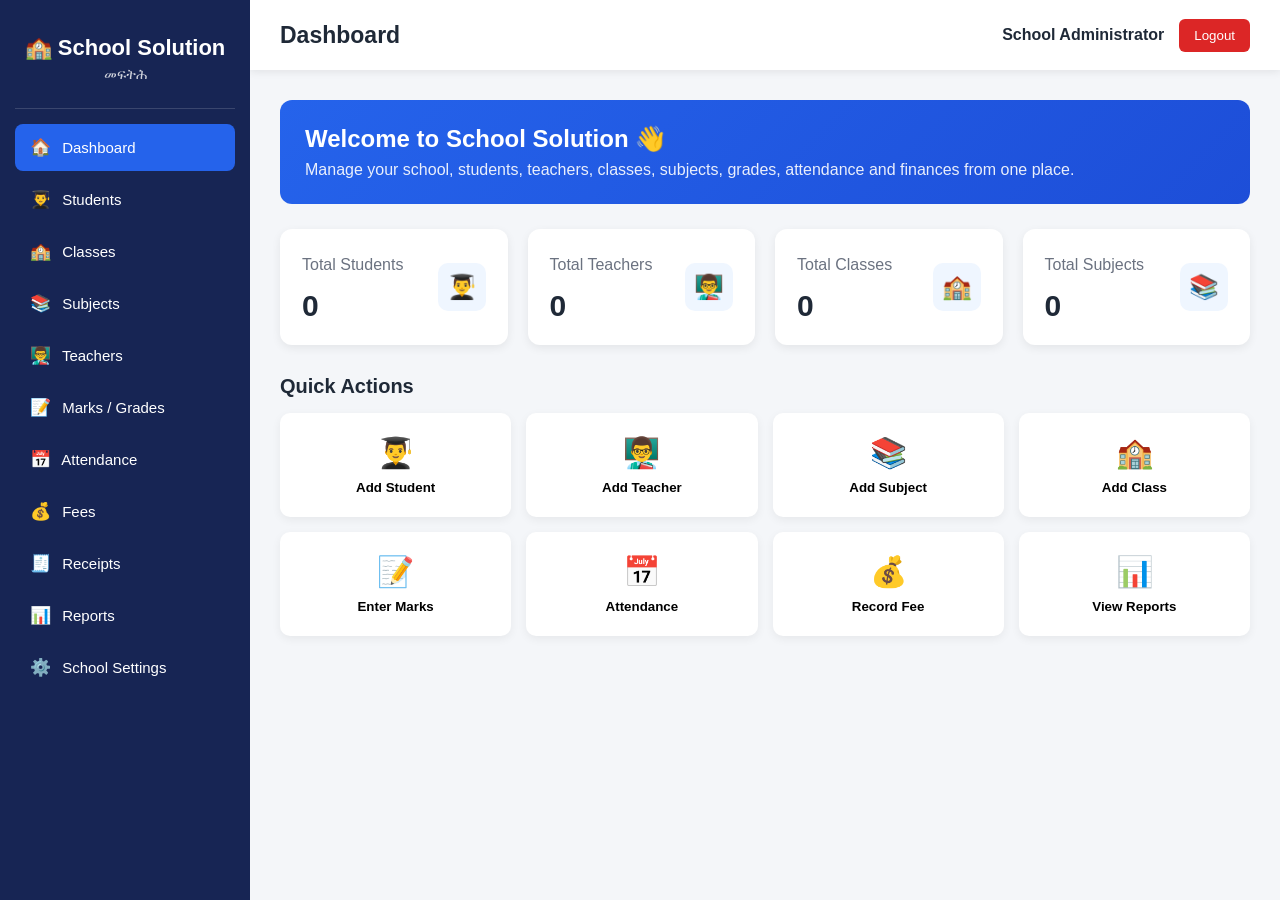
<file: backend/frontend/dashboard.html>
<!DOCTYPE html>
<html lang="en">
<head>
    <meta charset="UTF-8">
    <meta name="viewport" content="width=device-width, initial-scale=1.0">

    <title>School Solution - Dashboard</title>

    <style>
        * {
            box-sizing: border-box;
            margin: 0;
            padding: 0;
            font-family: Arial, sans-serif;
        }

        body {
            background: #f4f6f9;
            color: #1f2937;
        }

        /* SIDEBAR */
        .sidebar {
            position: fixed;
            left: 0;
            top: 0;
            width: 250px;
            height: 100vh;
            background: #172554;
            color: white;
            padding: 20px 15px;
            overflow-y: auto;
        }

        .logo {
            text-align: center;
            padding: 15px 5px 25px;
            border-bottom: 1px solid rgba(255,255,255,0.15);
            margin-bottom: 15px;
        }

        .logo h2 {
            font-size: 22px;
        }

        .logo p {
            margin-top: 5px;
            font-size: 14px;
            opacity: 0.8;
        }

        .menu {
            list-style: none;
        }

        .menu li {
            margin: 5px 0;
        }

        .menu button {
            width: 100%;
            border: none;
            background: transparent;
            color: white;
            padding: 13px 15px;
            text-align: left;
            border-radius: 8px;
            cursor: pointer;
            font-size: 15px;
            transition: 0.2s;
        }

        .menu button:hover,
        .menu button.active {
            background: #2563eb;
        }

        .menu-icon {
            display: inline-block;
            width: 28px;
            font-size: 17px;
        }

        /* MAIN */
        .main {
            margin-left: 250px;
            min-height: 100vh;
        }

        .topbar {
            background: white;
            height: 70px;
            display: flex;
            justify-content: space-between;
            align-items: center;
            padding: 0 30px;
            box-shadow: 0 2px 8px rgba(0,0,0,0.08);
        }

        .topbar h1 {
            font-size: 23px;
        }

        .user-area {
            display: flex;
            align-items: center;
            gap: 15px;
        }

        .user-name {
            font-weight: bold;
        }

        .logout-btn {
            border: none;
            background: #dc2626;
            color: white;
            padding: 9px 15px;
            border-radius: 6px;
            cursor: pointer;
        }

        .content {
            padding: 30px;
        }

        .welcome {
            background: linear-gradient(135deg, #2563eb, #1d4ed8);
            color: white;
            padding: 25px;
            border-radius: 12px;
            margin-bottom: 25px;
        }

        .welcome h2 {
            margin-bottom: 8px;
        }

        .welcome p {
            opacity: 0.9;
        }

        /* CARDS */
        .cards {
            display: grid;
            grid-template-columns: repeat(4, 1fr);
            gap: 20px;
            margin-bottom: 30px;
        }

        .card {
            background: white;
            border-radius: 12px;
            padding: 22px;
            box-shadow: 0 3px 10px rgba(0,0,0,0.07);
        }

        .card-top {
            display: flex;
            justify-content: space-between;
            align-items: center;
        }

        .card-icon {
            width: 48px;
            height: 48px;
            border-radius: 10px;
            background: #eff6ff;
            display: flex;
            align-items: center;
            justify-content: center;
            font-size: 24px;
        }

        .card h3 {
            margin-top: 15px;
            font-size: 30px;
        }

        .card p {
            margin-top: 5px;
            color: #6b7280;
        }

        /* QUICK ACTIONS */
        .section-title {
            margin-bottom: 15px;
            font-size: 20px;
        }

        .quick-actions {
            display: grid;
            grid-template-columns: repeat(4, 1fr);
            gap: 15px;
        }

        .action {
            background: white;
            border: none;
            padding: 22px;
            border-radius: 10px;
            cursor: pointer;
            text-align: center;
            box-shadow: 0 3px 10px rgba(0,0,0,0.06);
            transition: 0.2s;
        }

        .action:hover {
            transform: translateY(-3px);
            box-shadow: 0 6px 15px rgba(0,0,0,0.12);
        }

        .action-icon {
            font-size: 30px;
            margin-bottom: 10px;
        }

        .action span {
            display: block;
            font-weight: bold;
        }

        /* MOBILE */
        .mobile-menu {
            display: none;
            border: none;
            background: transparent;
            font-size: 25px;
            cursor: pointer;
        }

        @media (max-width: 1100px) {
            .cards {
                grid-template-columns: repeat(2, 1fr);
            }

            .quick-actions {
                grid-template-columns: repeat(2, 1fr);
            }
        }

        @media (max-width: 700px) {
            .sidebar {
                transform: translateX(-100%);
                transition: 0.3s;
                z-index: 1000;
            }

            .sidebar.open {
                transform: translateX(0);
            }

            .main {
                margin-left: 0;
            }

            .mobile-menu {
                display: block;
            }

            .topbar {
                padding: 0 15px;
            }

            .content {
                padding: 15px;
            }

            .cards {
                grid-template-columns: 1fr;
            }

            .quick-actions {
                grid-template-columns: 1fr 1fr;
            }

            .user-name {
                display: none;
            }
        }
    </style>
</head>

<body>

<!-- SIDEBAR -->
<aside class="sidebar" id="sidebar">

    <div class="logo">
        <h2>🏫 School Solution</h2>
        <p>መፍትሕ</p>
    </div>

    <ul class="menu">

        <li>
            <button class="active" onclick="openPage('dashboard')">
                <span class="menu-icon">🏠</span>
                Dashboard
            </button>
        </li>

        <li>
            <button onclick="openPage('students')">
                <span class="menu-icon">👨‍🎓</span>
                Students
            </button>
        </li>

        <li>
            <button onclick="openPage('classes')">
                <span class="menu-icon">🏫</span>
                Classes
            </button>
        </li>

        <li>
            <button onclick="openPage('subjects')">
                <span class="menu-icon">📚</span>
                Subjects
            </button>
        </li>

        <li>
            <button onclick="openPage('teachers')">
                <span class="menu-icon">👨‍🏫</span>
                Teachers
            </button>
        </li>

        <li>
            <button onclick="openPage('marks')">
                <span class="menu-icon">📝</span>
                Marks / Grades
            </button>
        </li>

        <li>
            <button onclick="openPage('attendance')">
                <span class="menu-icon">📅</span>
                Attendance
            </button>
        </li>

        <li>
            <button onclick="openPage('fees')">
                <span class="menu-icon">💰</span>
                Fees
            </button>
        </li>

        <li>
            <button onclick="openPage('receipts')">
                <span class="menu-icon">🧾</span>
                Receipts
            </button>
        </li>

        <li>
            <button onclick="openPage('reports')">
                <span class="menu-icon">📊</span>
                Reports
            </button>
        </li>

        <li>
            <button onclick="openPage('settings')">
                <span class="menu-icon">⚙️</span>
                School Settings
            </button>
        </li>

    </ul>
</aside>


<!-- MAIN -->
<main class="main">

    <!-- TOP BAR -->
    <header class="topbar">

        <div style="display:flex; align-items:center; gap:15px;">

            <button class="mobile-menu" onclick="toggleSidebar()">
                ☰
            </button>

            <h1>Dashboard</h1>

        </div>

        <div class="user-area">

            <span class="user-name" id="userName">
                School Administrator
            </span>

            <button class="logout-btn" onclick="logout()">
                Logout
            </button>

        </div>

    </header>


    <!-- CONTENT -->
    <section class="content">

        <div class="welcome">

            <h2>Welcome to School Solution 👋</h2>

            <p>
                Manage your school, students, teachers, classes,
                subjects, grades, attendance and finances from one place.
            </p>

        </div>


        <!-- STATISTICS -->

        <div class="cards">

            <div class="card">

                <div class="card-top">

                    <div>
                        <p>Total Students</p>
                        <h3 id="totalStudents">0</h3>
                    </div>

                    <div class="card-icon">
                        👨‍🎓
                    </div>

                </div>

            </div>


            <div class="card">

                <div class="card-top">

                    <div>
                        <p>Total Teachers</p>
                        <h3 id="totalTeachers">0</h3>
                    </div>

                    <div class="card-icon">
                        👨‍🏫
                    </div>

                </div>

            </div>


            <div class="card">

                <div class="card-top">

                    <div>
                        <p>Total Classes</p>
                        <h3 id="totalClasses">0</h3>
                    </div>

                    <div class="card-icon">
                        🏫
                    </div>

                </div>

            </div>


            <div class="card">

                <div class="card-top">

                    <div>
                        <p>Total Subjects</p>
                        <h3 id="totalSubjects">0</h3>
                    </div>

                    <div class="card-icon">
                        📚
                    </div>

                </div>

            </div>

        </div>


        <!-- QUICK ACTIONS -->

        <h2 class="section-title">
            Quick Actions
        </h2>

        <div class="quick-actions">

            <button class="action" onclick="openPage('students')">

                <div class="action-icon">👨‍🎓</div>

                <span>Add Student</span>

            </button>


            <button class="action" onclick="openPage('teachers')">

                <div class="action-icon">👨‍🏫</div>

                <span>Add Teacher</span>

            </button>


            <button class="action" onclick="openPage('subjects')">

                <div class="action-icon">📚</div>

                <span>Add Subject</span>

            </button>


            <button class="action" onclick="openPage('classes')">

                <div class="action-icon">🏫</div>

                <span>Add Class</span>

            </button>


            <button class="action" onclick="openPage('marks')">

                <div class="action-icon">📝</div>

                <span>Enter Marks</span>

            </button>


            <button class="action" onclick="openPage('attendance')">

                <div class="action-icon">📅</div>

                <span>Attendance</span>

            </button>


            <button class="action" onclick="openPage('fees')">

                <div class="action-icon">💰</div>

                <span>Record Fee</span>

            </button>


            <button class="action" onclick="openPage('reports')">

                <div class="action-icon">📊</div>

                <span>View Reports</span>

            </button>

        </div>

    </section>

</main>


<script>

const API_URL = "http://127.0.0.1:8000";


// ============================================================
// PAGE NAVIGATION
// ============================================================

function openPage(page) {

    const pages = {
        dashboard: "dashboard.html",
        students: "students.html",
        classes: "classes.html",
        subjects: "subjects.html",
        teachers: "teachers.html",
        marks: "marks.html",
        attendance: "attendance.html",
        fees: "fees.html",
        receipts: "receipts.html",
        reports: "reports.html",
        settings: "settings.html"
    };

    if (pages[page]) {
        window.location.href = pages[page];
    }
}


// ============================================================
// MOBILE SIDEBAR
// ============================================================

function toggleSidebar() {

    document
        .getElementById("sidebar")
        .classList.toggle("open");

}


// ============================================================
// USER
// ============================================================

function loadUser() {

    const savedUser = localStorage.getItem("school_user");

    if (!savedUser) {
        return;
    }

    try {

        const user = JSON.parse(savedUser);

        if (user.full_name) {

            document.getElementById("userName").textContent =
                user.full_name;

        } else if (user.username) {

            document.getElementById("userName").textContent =
                user.username;

        }

    } catch (error) {

        console.error("Could not load user:", error);

    }

}


// ============================================================
// LOGOUT
// ============================================================

function logout() {

    localStorage.removeItem("school_token");
    localStorage.removeItem("school_user");

    window.location.href = "index.html";

}


// ============================================================
// DASHBOARD DATA
// ============================================================

async function loadDashboardData() {

    const token = localStorage.getItem("school_token");

    if (!token) {
        return;
    }

    const headers = {
        "Authorization": "Bearer " + token,
        "Accept": "application/json"
    };


    // STUDENTS

    try {

        const response =
            await fetch(API_URL + "/api/students/", {
                headers: headers
            });

        if (response.ok) {

            const data = await response.json();

            if (Array.isArray(data)) {

                document.getElementById("totalStudents")
                    .textContent = data.length;

            } else if (data.items) {

                document.getElementById("totalStudents")
                    .textContent = data.items.length;

            }

        }

    } catch (error) {

        console.log("Students API not available yet.");

    }


    // TEACHERS

    try {

        const response =
            await fetch(API_URL + "/api/teachers/", {
                headers: headers
            });

        if (response.ok) {

            const data = await response.json();

            if (Array.isArray(data)) {

                document.getElementById("totalTeachers")
                    .textContent = data.length;

            } else if (data.items) {

                document.getElementById("totalTeachers")
                    .textContent = data.items.length;

            }

        }

    } catch (error) {

        console.log("Teachers API not available yet.");

    }


    // CLASSES

    try {

        const response =
            await fetch(API_URL + "/api/classes/", {
                headers: headers
            });

        if (response.ok) {

            const data = await response.json();

            if (Array.isArray(data)) {

                document.getElementById("totalClasses")
                    .textContent = data.length;

            } else if (data.items) {

                document.getElementById("totalClasses")
                    .textContent = data.items.length;

            }

        }

    } catch (error) {

        console.log("Classes API not available yet.");

    }


    // SUBJECTS

    try {

        const response =
            await fetch(API_URL + "/api/subjects/", {
                headers: headers
            });

        if (response.ok) {

            const data = await response.json();

            if (Array.isArray(data)) {

                document.getElementById("totalSubjects")
                    .textContent = data.length;

            } else if (data.items) {

                document.getElementById("totalSubjects")
                    .textContent = data.items.length;

            }

        }

    } catch (error) {

        console.log("Subjects API not available yet.");

    }

}


// ============================================================
// START
// ============================================================

document.addEventListener("DOMContentLoaded", function() {

    loadUser();

    loadDashboardData();

});

</script>

</body>
</html>
</file>
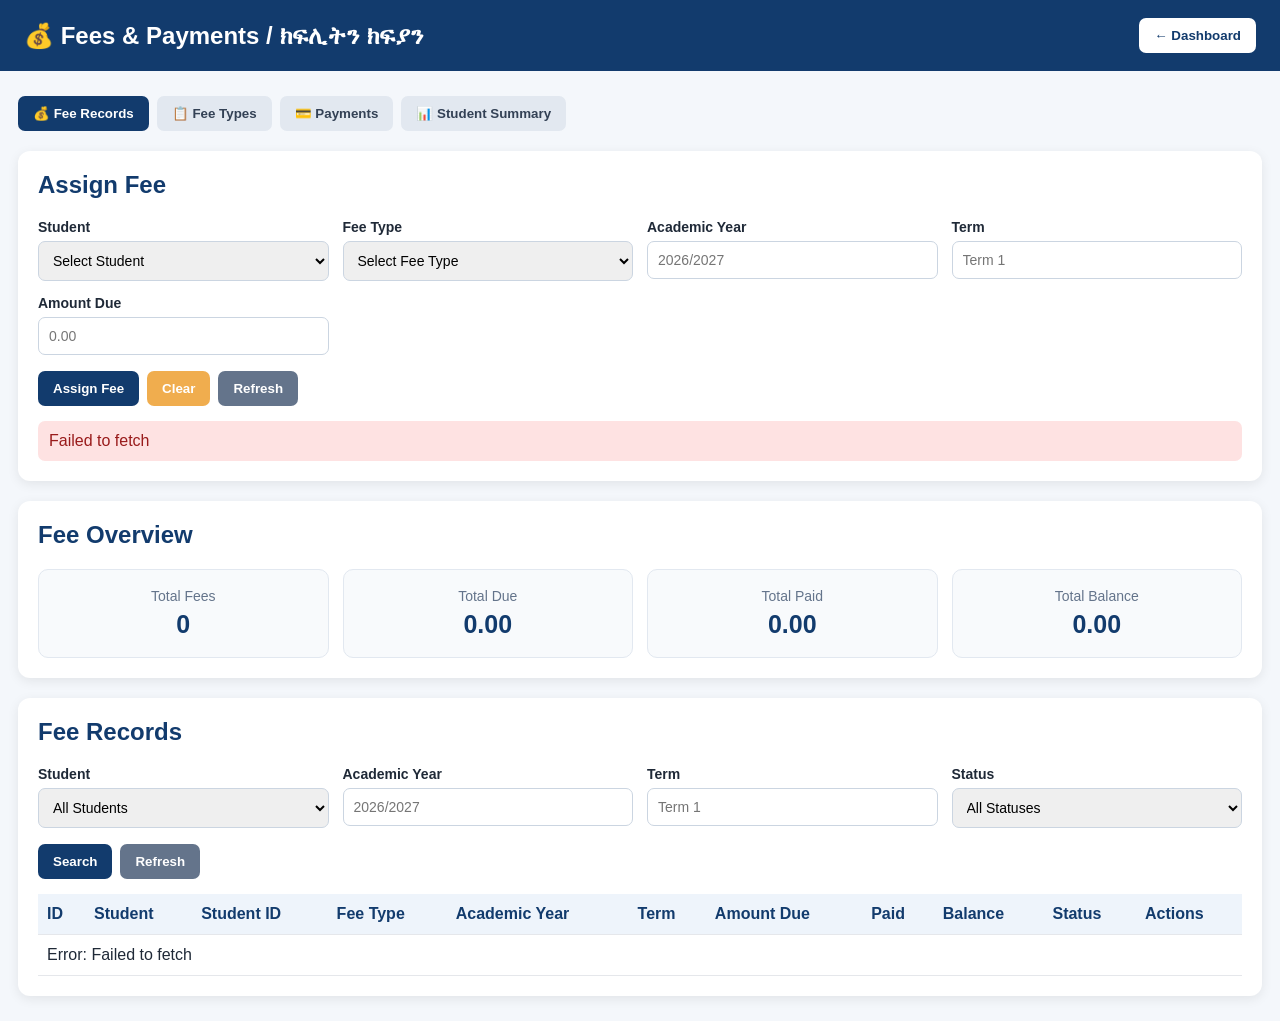
<file: backend/frontend/fees.html>
<!DOCTYPE html>
<html lang="en">
<head>
<meta charset="UTF-8">
<meta name="viewport" content="width=device-width, initial-scale=1.0">

<title>Fees - School Solution / መፍትሕ</title>

<style>
* {
    box-sizing: border-box;
}

body {
    margin: 0;
    font-family: Arial, Helvetica, sans-serif;
    background: #f4f7fb;
    color: #1f2937;
}

header {
    background: #123b6d;
    color: white;
    padding: 18px 24px;
    display: flex;
    justify-content: space-between;
    align-items: center;
}

header h1 {
    margin: 0;
    font-size: 24px;
}

header button {
    background: white;
    color: #123b6d;
    border: none;
    border-radius: 7px;
    padding: 10px 15px;
    cursor: pointer;
    font-weight: bold;
}

.container {
    max-width: 1400px;
    margin: 25px auto;
    padding: 0 18px;
}

.card {
    background: white;
    border-radius: 12px;
    padding: 20px;
    margin-bottom: 20px;
    box-shadow: 0 3px 12px rgba(0,0,0,.08);
}

h2 {
    color: #123b6d;
    margin-top: 0;
}

.grid {
    display: grid;
    grid-template-columns: repeat(4, 1fr);
    gap: 14px;
}

.field {
    display: flex;
    flex-direction: column;
    gap: 6px;
}

.field label {
    font-weight: bold;
    font-size: 14px;
}

input,
select,
textarea {
    width: 100%;
    padding: 10px;
    border: 1px solid #cbd5e1;
    border-radius: 7px;
    font-size: 14px;
}

textarea {
    min-height: 80px;
    resize: vertical;
}

.actions {
    display: flex;
    flex-wrap: wrap;
    gap: 8px;
    margin-top: 16px;
}

button {
    border: none;
    border-radius: 7px;
    padding: 10px 15px;
    cursor: pointer;
    font-weight: bold;
}

.primary {
    background: #123b6d;
    color: white;
}

.success {
    background: #198754;
    color: white;
}

.warning {
    background: #f0ad4e;
    color: white;
}

.danger {
    background: #dc3545;
    color: white;
}

.secondary {
    background: #64748b;
    color: white;
}

.info {
    background: #0ea5e9;
    color: white;
}

.message {
    display: none;
    padding: 11px;
    margin-top: 15px;
    border-radius: 7px;
}

.message.ok {
    display: block;
    background: #dcfce7;
    color: #166534;
}

.message.error {
    display: block;
    background: #fee2e2;
    color: #991b1b;
}

.tabs {
    display: flex;
    gap: 8px;
    flex-wrap: wrap;
    margin-bottom: 20px;
}

.tab-button {
    background: #e2e8f0;
    color: #334155;
}

.tab-button.active {
    background: #123b6d;
    color: white;
}

.tab-content {
    display: none;
}

.tab-content.active {
    display: block;
}

.table-wrap {
    overflow-x: auto;
}

table {
    width: 100%;
    border-collapse: collapse;
    margin-top: 15px;
}

th,
td {
    padding: 11px 9px;
    border-bottom: 1px solid #e5e7eb;
    text-align: left;
    white-space: nowrap;
}

th {
    background: #eef4fb;
    color: #123b6d;
}

.badge {
    display: inline-block;
    padding: 5px 9px;
    border-radius: 20px;
    font-size: 12px;
    font-weight: bold;
}

.paid {
    background: #d1fae5;
    color: #065f46;
}

.unpaid {
    background: #fee2e2;
    color: #991b1b;
}

.partially {
    background: #fef3c7;
    color: #92400e;
}

.active-badge {
    background: #d1fae5;
    color: #065f46;
}

.inactive-badge {
    background: #e5e7eb;
    color: #475569;
}

.summary {
    display: grid;
    grid-template-columns: repeat(4, 1fr);
    gap: 14px;
}

.stat {
    background: #f8fafc;
    border: 1px solid #e2e8f0;
    border-radius: 10px;
    padding: 18px;
    text-align: center;
}

.stat span {
    display: block;
    color: #64748b;
    font-size: 14px;
}

.stat strong {
    display: block;
    color: #123b6d;
    font-size: 25px;
    margin-top: 6px;
}

.modal {
    display: none;
    position: fixed;
    inset: 0;
    background: rgba(0,0,0,.5);
    align-items: center;
    justify-content: center;
    padding: 20px;
    z-index: 100;
}

.modal-box {
    background: white;
    width: 100%;
    max-width: 700px;
    max-height: 90vh;
    overflow-y: auto;
    border-radius: 12px;
    padding: 22px;
}

.modal-box h3 {
    color: #123b6d;
    margin-top: 0;
}

.close {
    float: right;
    background: #dc3545;
    color: white;
}

@media(max-width: 1000px) {
    .grid {
        grid-template-columns: repeat(2, 1fr);
    }

    .summary {
        grid-template-columns: repeat(2, 1fr);
    }
}

@media(max-width: 600px) {
    .grid,
    .summary {
        grid-template-columns: 1fr;
    }

    header h1 {
        font-size: 18px;
    }
}
</style>
</head>

<body>

<header>

    <h1>
        💰 Fees & Payments / ክፍሊትን ክፍያን
    </h1>

    <button onclick="goDashboard()">
        ← Dashboard
    </button>

</header>


<div class="container">

    <!-- TABS -->

    <div class="tabs">

        <button
            class="tab-button active"
            onclick="showTab('feesTab', this)"
        >
            💰 Fee Records
        </button>

        <button
            class="tab-button"
            onclick="showTab('typesTab', this)"
        >
            📋 Fee Types
        </button>

        <button
            class="tab-button"
            onclick="showTab('paymentsTab', this)"
        >
            💳 Payments
        </button>

        <button
            class="tab-button"
            onclick="showTab('summaryTab', this)"
        >
            📊 Student Summary
        </button>

    </div>


    <!-- =====================================================
         FEE RECORDS
    ====================================================== -->

    <div
        id="feesTab"
        class="tab-content active"
    >

        <!-- ADD / EDIT FEE -->

        <div class="card">

            <h2 id="feeFormTitle">
                Assign Fee
            </h2>

            <div class="grid">

                <div class="field">

                    <label>
                        Student
                    </label>

                    <select id="feeStudent">

                        <option value="">
                            Select Student
                        </option>

                    </select>

                </div>


                <div class="field">

                    <label>
                        Fee Type
                    </label>

                    <select id="feeType">

                        <option value="">
                            Select Fee Type
                        </option>

                    </select>

                </div>


                <div class="field">

                    <label>
                        Academic Year
                    </label>

                    <input
                        type="text"
                        id="feeAcademicYear"
                        placeholder="2026/2027"
                    >

                </div>


                <div class="field">

                    <label>
                        Term
                    </label>

                    <input
                        type="text"
                        id="feeTerm"
                        placeholder="Term 1"
                    >

                </div>


                <div class="field">

                    <label>
                        Amount Due
                    </label>

                    <input
                        type="number"
                        id="amountDue"
                        min="0"
                        step="0.01"
                        placeholder="0.00"
                    >

                </div>

            </div>


            <div class="actions">

                <button
                    class="primary"
                    onclick="saveFee()"
                    id="saveFeeBtn"
                >
                    Assign Fee
                </button>

                <button
                    class="warning"
                    onclick="clearFeeForm()"
                >
                    Clear
                </button>

                <button
                    class="secondary"
                    onclick="loadAll()"
                >
                    Refresh
                </button>

            </div>


            <div
                id="message"
                class="message"
            ></div>

        </div>


        <!-- SUMMARY -->

        <div class="card">

            <h2>
                Fee Overview
            </h2>

            <div class="summary">

                <div class="stat">

                    <span>
                        Total Fees
                    </span>

                    <strong id="totalFees">
                        0
                    </strong>

                </div>


                <div class="stat">

                    <span>
                        Total Due
                    </span>

                    <strong id="totalDue">
                        0.00
                    </strong>

                </div>


                <div class="stat">

                    <span>
                        Total Paid
                    </span>

                    <strong id="totalPaid">
                        0.00
                    </strong>

                </div>


                <div class="stat">

                    <span>
                        Total Balance
                    </span>

                    <strong id="totalBalance">
                        0.00
                    </strong>

                </div>

            </div>

        </div>


        <!-- FILTER -->

        <div class="card">

            <h2>
                Fee Records
            </h2>

            <div class="grid">

                <div class="field">

                    <label>
                        Student
                    </label>

                    <select id="filterStudent">

                        <option value="">
                            All Students
                        </option>

                    </select>

                </div>


                <div class="field">

                    <label>
                        Academic Year
                    </label>

                    <input
                        type="text"
                        id="filterYear"
                        placeholder="2026/2027"
                    >

                </div>


                <div class="field">

                    <label>
                        Term
                    </label>

                    <input
                        type="text"
                        id="filterTerm"
                        placeholder="Term 1"
                    >

                </div>


                <div class="field">

                    <label>
                        Status
                    </label>

                    <select id="filterStatus">

                        <option value="">
                            All Statuses
                        </option>

                        <option value="Paid">
                            Paid
                        </option>

                        <option value="Partially Paid">
                            Partially Paid
                        </option>

                        <option value="Unpaid">
                            Unpaid
                        </option>

                    </select>

                </div>

            </div>


            <div class="actions">

                <button
                    class="primary"
                    onclick="loadFees()"
                >
                    Search
                </button>

                <button
                    class="secondary"
                    onclick="clearFeeFilters()"
                >
                    Refresh
                </button>

            </div>


            <div class="table-wrap">

                <table>

                    <thead>

                        <tr>

                            <th>ID</th>

                            <th>Student</th>

                            <th>Student ID</th>

                            <th>Fee Type</th>

                            <th>Academic Year</th>

                            <th>Term</th>

                            <th>Amount Due</th>

                            <th>Paid</th>

                            <th>Balance</th>

                            <th>Status</th>

                            <th>Actions</th>

                        </tr>

                    </thead>

                    <tbody id="feeTable">

                        <tr>

                            <td colspan="11">
                                Loading...
                            </td>

                        </tr>

                    </tbody>

                </table>

            </div>

        </div>

    </div>


    <!-- =====================================================
         FEE TYPES
    ====================================================== -->

    <div
        id="typesTab"
        class="tab-content"
    >

        <div class="card">

            <h2 id="typeFormTitle">
                Add Fee Type
            </h2>

            <div class="grid">

                <div class="field">

                    <label>
                        Fee Type Name
                    </label>

                    <input
                        type="text"
                        id="typeName"
                        placeholder="School Fees"
                    >

                </div>


                <div class="field">

                    <label>
                        Description
                    </label>

                    <input
                        type="text"
                        id="typeDescription"
                        placeholder="Description"
                    >

                </div>


                <div class="field">

                    <label>
                        Status
                    </label>

                    <select id="typeActive">

                        <option value="true">
                            Active
                        </option>

                        <option value="false">
                            Inactive
                        </option>

                    </select>

                </div>

            </div>


            <div class="actions">

                <button
                    class="primary"
                    id="saveTypeBtn"
                    onclick="saveFeeType()"
                >
                    Add Fee Type
                </button>

                <button
                    class="warning"
                    onclick="clearTypeForm()"
                >
                    Clear
                </button>

            </div>

        </div>


        <div class="card">

            <h2>
                Fee Types
            </h2>

            <div class="table-wrap">

                <table>

                    <thead>

                        <tr>

                            <th>ID</th>
                            <th>Name</th>
                            <th>Description</th>
                            <th>Status</th>
                            <th>Actions</th>

                        </tr>

                    </thead>

                    <tbody id="typeTable">

                        <tr>

                            <td colspan="5">
                                Loading...
                            </td>

                        </tr>

                    </tbody>

                </table>

            </div>

        </div>

    </div>


    <!-- =====================================================
         PAYMENTS
    ====================================================== -->

    <div
        id="paymentsTab"
        class="tab-content"
    >

        <div class="card">

            <h2>
                Record Payment
            </h2>

            <div class="grid">

                <div class="field">

                    <label>
                        Fee Record
                    </label>

                    <select id="paymentFee">

                        <option value="">
                            Select Fee
                        </option>

                    </select>

                </div>


                <div class="field">

                    <label>
                        Amount
                    </label>

                    <input
                        type="number"
                        id="paymentAmount"
                        min="0.01"
                        step="0.01"
                        placeholder="0.00"
                    >

                </div>


                <div class="field">

                    <label>
                        Payment Date
                    </label>

                    <input
                        type="date"
                        id="paymentDate"
                    >

                </div>


                <div class="field">

                    <label>
                        Payment Method
                    </label>

                    <select id="paymentMethod">

                        <option value="Cash">
                            Cash
                        </option>

                        <option value="Bank">
                            Bank
                        </option>

                        <option value="Mobile Money">
                            Mobile Money
                        </option>

                        <option value="Card">
                            Card
                        </option>

                        <option value="Other">
                            Other
                        </option>

                    </select>

                </div>


                <div class="field">

                    <label>
                        Reference
                    </label>

                    <input
                        type="text"
                        id="paymentReference"
                        placeholder="Receipt/reference number"
                    >

                </div>


                <div class="field">

                    <label>
                        Note
                    </label>

                    <input
                        type="text"
                        id="paymentNote"
                        placeholder="Optional note"
                    >

                </div>

            </div>


            <div class="actions">

                <button
                    class="success"
                    onclick="recordPayment()"
                >
                    Record Payment
                </button>

                <button
                    class="warning"
                    onclick="clearPaymentForm()"
                >
                    Clear
                </button>

            </div>

        </div>


        <div class="card">

            <h2>
                Payment History
            </h2>

            <div class="grid">

                <div class="field">

                    <label>
                        Student
                    </label>

                    <select id="paymentFilterStudent">

                        <option value="">
                            All Students
                        </option>

                    </select>

                </div>


                <div class="field">

                    <label>
                        Fee Record
                    </label>

                    <select id="paymentFilterFee">

                        <option value="">
                            All Fees
                        </option>

                    </select>

                </div>

            </div>


            <div class="actions">

                <button
                    class="primary"
                    onclick="loadPayments()"
                >
                    Search
                </button>

                <button
                    class="secondary"
                    onclick="clearPaymentFilters()"
                >
                    Refresh
                </button>

            </div>


            <div class="table-wrap">

                <table>

                    <thead>

                        <tr>

                            <th>ID</th>
                            <th>Student</th>
                            <th>Fee ID</th>
                            <th>Amount</th>
                            <th>Date</th>
                            <th>Method</th>
                            <th>Reference</th>
                            <th>Note</th>

                        </tr>

                    </thead>

                    <tbody id="paymentTable">

                        <tr>

                            <td colspan="8">
                                Loading...
                            </td>

                        </tr>

                    </tbody>

                </table>

            </div>

        </div>

    </div>


    <!-- =====================================================
         STUDENT SUMMARY
    ====================================================== -->

    <div
        id="summaryTab"
        class="tab-content"
    >

        <div class="card">

            <h2>
                Student Fee Summary
            </h2>

            <div class="grid">

                <div class="field">

                    <label>
                        Student
                    </label>

                    <select id="summaryStudent">

                        <option value="">
                            Select Student
                        </option>

                    </select>

                </div>


                <div class="field">

                    <label>
                        Academic Year
                    </label>

                    <input
                        type="text"
                        id="summaryYear"
                        placeholder="Optional"
                    >

                </div>


                <div class="field">

                    <label>
                        Term
                    </label>

                    <input
                        type="text"
                        id="summaryTerm"
                        placeholder="Optional"
                    >

                </div>

            </div>


            <div class="actions">

                <button
                    class="primary"
                    onclick="loadStudentSummary()"
                >
                    View Summary
                </button>

            </div>

        </div>


        <div
            id="studentSummaryBox"
            class="card"
            style="display:none;"
        >

            <h2>
                Summary
            </h2>

            <div class="summary">

                <div class="stat">

                    <span>
                        Fee Count
                    </span>

                    <strong id="summaryFeeCount">
                        0
                    </strong>

                </div>


                <div class="stat">

                    <span>
                        Total Due
                    </span>

                    <strong id="summaryDue">
                        0.00
                    </strong>

                </div>


                <div class="stat">

                    <span>
                        Total Paid
                    </span>

                    <strong id="summaryPaid">
                        0.00
                    </strong>

                </div>


                <div class="stat">

                    <span>
                        Balance
                    </span>

                    <strong id="summaryBalance">
                        0.00
                    </strong>

                </div>

            </div>


            <div class="actions">

                <span
                    id="summaryStatus"
                    class="badge"
                ></span>

            </div>

        </div>

    </div>

</div>


<!-- =====================================================
     EDIT FEE TYPE MODAL
====================================================== -->

<div
    id="typeModal"
    class="modal"
>

    <div class="modal-box">

        <button
            class="close"
            onclick="closeTypeModal()"
        >
            X
        </button>

        <h3>
            Edit Fee Type
        </h3>

        <input
            type="hidden"
            id="editTypeId"
        >

        <div class="field">

            <label>
                Name
            </label>

            <input
                type="text"
                id="editTypeName"
            >

        </div>

        <br>

        <div class="field">

            <label>
                Description
            </label>

            <textarea
                id="editTypeDescription"
            ></textarea>

        </div>

        <br>

        <div class="field">

            <label>
                Status
            </label>

            <select id="editTypeActive">

                <option value="true">
                    Active
                </option>

                <option value="false">
                    Inactive
                </option>

            </select>

        </div>


        <div class="actions">

            <button
                class="primary"
                onclick="updateFeeType()"
            >
                Save Changes
            </button>

        </div>

    </div>

</div>



<script>

/* =====================================================
   API
===================================================== */

const API_URL =
    "http://127.0.0.1:8000";


let students = [];

let feeTypes = [];

let fees = [];

let editingFeeId = null;



/* =====================================================
   DASHBOARD
===================================================== */

function goDashboard() {

    window.location.href =
        "dashboard.html";

}



/* =====================================================
   API REQUEST
===================================================== */

async function apiRequest(
    url,
    options = {}
) {

    const response =
        await fetch(
            API_URL + url,
            {
                headers: {
                    "Content-Type":
                        "application/json",

                    ...(options.headers || {})
                },

                ...options
            }
        );


    const text =
        await response.text();


    let data;


    try {

        data =
            text
                ? JSON.parse(text)
                : null;

    } catch {

        data = text;

    }


    if (!response.ok) {

        const detail =
            data &&
            data.detail
                ? data.detail
                : "Request failed.";

        throw new Error(detail);

    }


    return data;

}



/* =====================================================
   ESCAPE HTML
===================================================== */

function escapeHtml(value) {

    return String(value ?? "")
        .replaceAll("&", "&amp;")
        .replaceAll("<", "&lt;")
        .replaceAll(">", "&gt;")
        .replaceAll('"', "&quot;")
        .replaceAll("'", "&#039;");

}



/* =====================================================
   MESSAGE
===================================================== */

function showMessage(
    text,
    success = false
) {

    const box =
        document.getElementById(
            "message"
        );


    box.textContent =
        text;


    box.className =
        "message " +
        (
            success
                ? "ok"
                : "error"
        );


    setTimeout(() => {

        box.className =
            "message";

    }, 5000);

}



/* =====================================================
   TABS
===================================================== */

function showTab(
    tabId,
    button
) {

    document
        .querySelectorAll(
            ".tab-content"
        )
        .forEach(tab => {

            tab.classList.remove(
                "active"
            );

        });


    document
        .querySelectorAll(
            ".tab-button"
        )
        .forEach(btn => {

            btn.classList.remove(
                "active"
            );

        });


    document
        .getElementById(tabId)
        .classList.add(
            "active"
        );


    button.classList.add(
        "active"
    );


    if (tabId === "paymentsTab") {

        loadPaymentFeeDropdown();
        loadPayments();

    }

}



/* =====================================================
   TODAY
===================================================== */

function today() {

    return new Date()
        .toISOString()
        .slice(0, 10);

}



/* =====================================================
   LOAD STUDENTS
===================================================== */

async function loadStudents() {

    try {

        students =
            await apiRequest(
                "/api/students/"
            );


        if (
            !Array.isArray(
                students
            )
        ) {

            students = [];

        }


        const active =
            students.filter(
                s =>
                    s.is_active !== false
            );


        const selects = [

            "feeStudent",
            "filterStudent",
            "paymentFilterStudent",
            "summaryStudent"

        ];


        selects.forEach(id => {

            const select =
                document.getElementById(id);


            if (!select) return;


            const first =
                select.options[0]
                    ? select.options[0].textContent
                    : "Select Student";


            select.innerHTML =
                `<option value="">${first}</option>`;


            active.forEach(s => {

                const name =
                    `${s.first_name || ""} ${s.last_name || ""}`
                        .trim();


                const label =
                    `${name || "Unnamed"} (${s.student_id || s.id})`;


                select.insertAdjacentHTML(

                    "beforeend",

                    `
                    <option value="${s.id}">
                        ${escapeHtml(label)}
                    </option>
                    `

                );

            });

        });


    } catch (error) {

        showMessage(
            "Could not load students: " +
            error.message
        );

    }

}



/* =====================================================
   STUDENT NAME
===================================================== */

function studentName(id) {

    const student =
        students.find(
            s =>
                Number(s.id) ===
                Number(id)
        );


    if (!student) {

        return "Unknown Student";

    }


    return (
        `${student.first_name || ""} ${student.last_name || ""}`
            .trim()
        || "Unnamed"
    );

}



/* =====================================================
   LOAD FEE TYPES
===================================================== */

async function loadFeeTypes() {

    try {

        feeTypes =
            await apiRequest(
                "/api/fees/types?active_only=true"
            );


        if (
            !Array.isArray(
                feeTypes
            )
        ) {

            feeTypes = [];

        }


        const select =
            document.getElementById(
                "feeType"
            );


        select.innerHTML =
            `
            <option value="">
                Select Fee Type
            </option>
            `;


        feeTypes.forEach(type => {

            select.insertAdjacentHTML(

                "beforeend",

                `
                <option value="${type.id}">
                    ${escapeHtml(type.name)}
                </option>
                `

            );

        });


        renderFeeTypes();


    } catch (error) {

        showMessage(
            "Could not load fee types: " +
            error.message
        );

    }

}



/* =====================================================
   RENDER FEE TYPES
===================================================== */

async function renderFeeTypes() {

    try {

        const allTypes =
            await apiRequest(
                "/api/fees/types"
            );


        const body =
            document.getElementById(
                "typeTable"
            );


        if (!allTypes.length) {

            body.innerHTML =
                `
                <tr>
                    <td colspan="5">
                        No fee types found.
                    </td>
                </tr>
                `;

            return;

        }


        body.innerHTML =
            allTypes.map(type => {

                return `
                <tr>

                    <td>
                        ${type.id}
                    </td>

                    <td>
                        ${escapeHtml(
                            type.name
                        )}
                    </td>

                    <td>
                        ${escapeHtml(
                            type.description || ""
                        )}
                    </td>

                    <td>

                        ${
                            type.is_active

                            ? `
                            <span class="badge active-badge">
                                Active
                            </span>
                            `

                            : `
                            <span class="badge inactive-badge">
                                Inactive
                            </span>
                            `
                        }

                    </td>

                    <td>

                        <button
                            class="warning"
                            onclick="editFeeType(${type.id})"
                        >
                            Edit
                        </button>

                        <button
                            class="danger"
                            onclick="deleteFeeType(${type.id})"
                        >
                            Delete
                        </button>

                    </td>

                </tr>
                `;

            }).join("");


    } catch (error) {

        document.getElementById(
            "typeTable"
        ).innerHTML =
            `
            <tr>
                <td colspan="5">
                    ${escapeHtml(
                        error.message
                    )}
                </td>
            </tr>
            `;

    }

}



/* =====================================================
   SAVE FEE TYPE
===================================================== */

async function saveFeeType() {

    const name =
        document.getElementById(
            "typeName"
        ).value.trim();


    const description =
        document.getElementById(
            "typeDescription"
        ).value.trim();


    const is_active =
        document.getElementById(
            "typeActive"
        ).value === "true";


    if (!name) {

        showMessage(
            "Please enter a fee type name."
        );

        return;

    }


    try {

        await apiRequest(
            "/api/fees/types",

            {
                method: "POST",

                body:
                    JSON.stringify({
                        name,
                        description,
                        is_active
                    })
            }
        );


        showMessage(
            "Fee type created successfully.",
            true
        );


        clearTypeForm();

        await loadFeeTypes();

        await loadAll();


    } catch (error) {

        showMessage(
            error.message
        );

    }

}



/* =====================================================
   EDIT FEE TYPE
===================================================== */

async function editFeeType(id) {

    try {

        const type =
            await apiRequest(
                `/api/fees/types/${id}`
            );


        document.getElementById(
            "editTypeId"
        ).value =
            type.id;


        document.getElementById(
            "editTypeName"
        ).value =
            type.name;


        document.getElementById(
            "editTypeDescription"
        ).value =
            type.description || "";


        document.getElementById(
            "editTypeActive"
        ).value =
            String(
                type.is_active
            );


        document.getElementById(
            "typeModal"
        ).style.display =
            "flex";


    } catch (error) {

        showMessage(
            error.message
        );

    }

}



/* =====================================================
   UPDATE FEE TYPE
===================================================== */

async function updateFeeType() {

    const id =
        document.getElementById(
            "editTypeId"
        ).value;


    const name =
        document.getElementById(
            "editTypeName"
        ).value.trim();


    const description =
        document.getElementById(
            "editTypeDescription"
        ).value.trim();


    const is_active =
        document.getElementById(
            "editTypeActive"
        ).value === "true";


    if (!name) {

        alert(
            "Fee type name is required."
        );

        return;

    }


    try {

        await apiRequest(
            `/api/fees/types/${id}`,

            {
                method: "PUT",

                body:
                    JSON.stringify({
                        name,
                        description,
                        is_active
                    })
            }
        );


        closeTypeModal();

        showMessage(
            "Fee type updated successfully.",
            true
        );


        await loadFeeTypes();


    } catch (error) {

        showMessage(
            error.message
        );

    }

}



/* =====================================================
   DELETE FEE TYPE
===================================================== */

async function deleteFeeType(id) {

    if (
        !confirm(
            "Delete/deactivate this fee type?"
        )
    ) {

        return;

    }


    try {

        const result =
            await apiRequest(
                `/api/fees/types/${id}`,

                {
                    method: "DELETE"
                }
            );


        showMessage(
            result.message ||
            "Fee type deleted.",
            true
        );


        await loadFeeTypes();


    } catch (error) {

        showMessage(
            error.message
        );

    }

}



/* =====================================================
   CLOSE TYPE MODAL
===================================================== */

function closeTypeModal() {

    document.getElementById(
        "typeModal"
    ).style.display =
        "none";

}



/* =====================================================
   CLEAR TYPE FORM
===================================================== */

function clearTypeForm() {

    document.getElementById(
        "typeName"
    ).value =
        "";


    document.getElementById(
        "typeDescription"
    ).value =
        "";


    document.getElementById(
        "typeActive"
    ).value =
        "true";

}



/* =====================================================
   SAVE FEE
===================================================== */

async function saveFee() {

    const student_id =
        document.getElementById(
            "feeStudent"
        ).value;


    const fee_type_id =
        document.getElementById(
            "feeType"
        ).value;


    const academic_year =
        document.getElementById(
            "feeAcademicYear"
        ).value.trim();


    const term =
        document.getElementById(
            "feeTerm"
        ).value.trim();


    const amount =
        Number(
            document.getElementById(
                "amountDue"
            ).value
        );


    if (
        !student_id ||
        !fee_type_id ||
        !academic_year ||
        !term ||
        Number.isNaN(amount)
    ) {

        showMessage(
            "Please complete all fee fields."
        );

        return;

    }


    if (amount < 0) {

        showMessage(
            "Amount cannot be negative."
        );

        return;

    }


    const data = {

        student_id:
            Number(student_id),

        fee_type_id:
            Number(fee_type_id),

        academic_year,

        term,

        amount_due:
            amount

    };


    try {

        if (editingFeeId) {

            await apiRequest(
                `/api/fees/${editingFeeId}`,

                {
                    method: "PUT",

                    body:
                        JSON.stringify({
                            amount_due:
                                amount,

                            academic_year,

                            term
                        })
                }
            );


            showMessage(
                "Fee updated successfully.",
                true
            );

        } else {

            await apiRequest(
                "/api/fees/",

                {
                    method: "POST",

                    body:
                        JSON.stringify(data)
                }
            );


            showMessage(
                "Fee assigned successfully.",
                true
            );

        }


        clearFeeForm();

        await loadFees();

        await loadPaymentFeeDropdown();


    } catch (error) {

        showMessage(
            error.message
        );

    }

}



/* =====================================================
   EDIT FEE
===================================================== */

async function editFee(id) {

    try {

        const fee =
            await apiRequest(
                `/api/fees/${id}`
            );


        editingFeeId =
            id;


        document.getElementById(
            "feeStudent"
        ).value =
            fee.student.id;


        document.getElementById(
            "feeType"
        ).value =
            fee.fee_type.id;


        document.getElementById(
            "feeAcademicYear"
        ).value =
            fee.academic_year;


        document.getElementById(
            "feeTerm"
        ).value =
            fee.term;


        document.getElementById(
            "amountDue"
        ).value =
            fee.amount_due;


        document.getElementById(
            "feeFormTitle"
        ).textContent =
            "Edit Fee";


        document.getElementById(
            "saveFeeBtn"
        ).textContent =
            "Update Fee";


        window.scrollTo({
            top: 0,
            behavior: "smooth"
        });


    } catch (error) {

        showMessage(
            error.message
        );

    }

}



/* =====================================================
   DELETE FEE
===================================================== */

async function deleteFee(id) {

    if (
        !confirm(
            "Delete this fee record?"
        )
    ) {

        return;

    }


    try {

        const result =
            await apiRequest(
                `/api/fees/${id}`,

                {
                    method: "DELETE"
                }
            );


        showMessage(
            result.message ||
            "Fee deleted successfully.",
            true
        );


        await loadFees();

        await loadPaymentFeeDropdown();


    } catch (error) {

        showMessage(
            error.message
        );

    }

}



/* =====================================================
   CLEAR FEE FORM
===================================================== */

function clearFeeForm() {

    editingFeeId =
        null;


    document.getElementById(
        "feeStudent"
    ).value =
        "";


    document.getElementById(
        "feeType"
    ).value =
        "";


    document.getElementById(
        "feeAcademicYear"
    ).value =
        "";


    document.getElementById(
        "feeTerm"
    ).value =
        "";


    document.getElementById(
        "amountDue"
    ).value =
        "";


    document.getElementById(
        "feeFormTitle"
    ).textContent =
        "Assign Fee";


    document.getElementById(
        "saveFeeBtn"
    ).textContent =
        "Assign Fee";

}



/* =====================================================
   LOAD FEES
===================================================== */

async function loadFees() {

    try {

        const params =
            new URLSearchParams();


        const student =
            document.getElementById(
                "filterStudent"
            ).value;


        const year =
            document.getElementById(
                "filterYear"
            ).value.trim();


        const term =
            document.getElementById(
                "filterTerm"
            ).value.trim();


        const status =
            document.getElementById(
                "filterStatus"
            ).value;


        if (student)
            params.set(
                "student_id",
                student
            );


        if (year)
            params.set(
                "academic_year",
                year
            );


        if (term)
            params.set(
                "term",
                term
            );


        if (status)
            params.set(
                "status",
                status
            );


        const query =
            params.toString();


        fees =
            await apiRequest(
                "/api/fees/" +
                (
                    query
                        ? "?" + query
                        : ""
                )
            );


        if (!Array.isArray(fees))
            fees = [];


        renderFees(
            fees
        );


        updateFeeOverview(
            fees
        );


    } catch (error) {

        document.getElementById(
            "feeTable"
        ).innerHTML =
            `
            <tr>
                <td colspan="11">
                    Error:
                    ${escapeHtml(
                        error.message
                    )}
                </td>
            </tr>
            `;


        showMessage(
            error.message
        );

    }

}



/* =====================================================
   RENDER FEES
===================================================== */

function renderFees(records) {

    const body =
        document.getElementById(
            "feeTable"
        );


    if (!records.length) {

        body.innerHTML =
            `
            <tr>
                <td colspan="11">
                    No fee records found.
                </td>
            </tr>
            `;

        return;

    }


    body.innerHTML =
        records.map(fee => {

            let badgeClass =
                "unpaid";


            if (
                fee.status === "Paid"
            ) {

                badgeClass =
                    "paid";

            } else if (
                fee.status ===
                "Partially Paid"
            ) {

                badgeClass =
                    "partially";

            }


            return `
            <tr>

                <td>
                    ${fee.id}
                </td>

                <td>
                    ${escapeHtml(
                        fee.student?.name ||
                        studentName(
                            fee.student?.id
                        )
                    )}
                </td>

                <td>
                    ${escapeHtml(
                        fee.student?.student_id ||
                        ""
                    )}
                </td>

                <td>
                    ${escapeHtml(
                        fee.fee_type?.name ||
                        ""
                    )}
                </td>

                <td>
                    ${escapeHtml(
                        fee.academic_year
                    )}
                </td>

                <td>
                    ${escapeHtml(
                        fee.term
                    )}
                </td>

                <td>
                    ${Number(
                        fee.amount_due || 0
                    ).toFixed(2)}
                </td>

                <td>
                    ${Number(
                        fee.amount_paid || 0
                    ).toFixed(2)}
                </td>

                <td>
                    ${Number(
                        fee.balance || 0
                    ).toFixed(2)}
                </td>

                <td>

                    <span
                        class="badge ${badgeClass}"
                    >
                        ${escapeHtml(
                            fee.status
                        )}
                    </span>

                </td>

                <td>

                    <button
                        class="warning"
                        onclick="editFee(${fee.id})"
                    >
                        Edit
                    </button>

                    <button
                        class="danger"
                        onclick="deleteFee(${fee.id})"
                    >
                        Delete
                    </button>

                    <button
                        class="success"
                        onclick="openPayment(${fee.id})"
                    >
                        Pay
                    </button>

                </td>

            </tr>
            `;

        }).join("");

}



/* =====================================================
   OVERVIEW
===================================================== */

function updateFeeOverview(records) {

    const totalDue =
        records.reduce(
            (
                total,
                fee
            ) =>
                total +
                Number(
                    fee.amount_due || 0
                ),
            0
        );


    const totalPaid =
        records.reduce(
            (
                total,
                fee
            ) =>
                total +
                Number(
                    fee.amount_paid || 0
                ),
            0
        );


    const totalBalance =
        records.reduce(
            (
                total,
                fee
            ) =>
                total +
                Number(
                    fee.balance || 0
                ),
            0
        );


    document.getElementById(
        "totalFees"
    ).textContent =
        records.length;


    document.getElementById(
        "totalDue"
    ).textContent =
        totalDue.toFixed(2);


    document.getElementById(
        "totalPaid"
    ).textContent =
        totalPaid.toFixed(2);


    document.getElementById(
        "totalBalance"
    ).textContent =
        totalBalance.toFixed(2);

}



/* =====================================================
   CLEAR FEE FILTERS
===================================================== */

function clearFeeFilters() {

    document.getElementById(
        "filterStudent"
    ).value =
        "";


    document.getElementById(
        "filterYear"
    ).value =
        "";


    document.getElementById(
        "filterTerm"
    ).value =
        "";


    document.getElementById(
        "filterStatus"
    ).value =
        "";


    loadFees();

}



/* =====================================================
   LOAD PAYMENT FEE DROPDOWN
===================================================== */

async function loadPaymentFeeDropdown() {

    try {

        const records =
            await apiRequest(
                "/api/fees/"
            );


        const selects = [

            "paymentFee",
            "paymentFilterFee"

        ];


        selects.forEach(id => {

            const select =
                document.getElementById(id);


            const first =
                id === "paymentFee"
                    ? "Select Fee"
                    : "All Fees";


            select.innerHTML =
                `
                <option value="">
                    ${first}
                </option>
                `;


            records.forEach(fee => {

                const student =
                    fee.student?.name ||
                    "Student";


                const text =
                    `${student} | ${fee.fee_type?.name || ""} | ${fee.term} | Balance: ${Number(fee.balance || 0).toFixed(2)}`;


                select.insertAdjacentHTML(

                    "beforeend",

                    `
                    <option value="${fee.id}">
                        ${escapeHtml(text)}
                    </option>
                    `

                );

            });

        });


    } catch (error) {

        console.error(
            error
        );

    }

}



/* =====================================================
   OPEN PAYMENT
===================================================== */

async function openPayment(id) {

    showTab(
        "paymentsTab",
        document.querySelectorAll(
            ".tab-button"
        )[2]
    );


    await loadPaymentFeeDropdown();


    document.getElementById(
        "paymentFee"
    ).value =
        String(id);


    window.scrollTo({
        top: 0,
        behavior: "smooth"
    });

}



/* =====================================================
   RECORD PAYMENT
===================================================== */

async function recordPayment() {

    const fee_record_id =
        document.getElementById(
            "paymentFee"
        ).value;


    const amount =
        Number(
            document.getElementById(
                "paymentAmount"
            ).value
        );


    const payment_date =
        document.getElementById(
            "paymentDate"
        ).value;


    const payment_method =
        document.getElementById(
            "paymentMethod"
        ).value;


    const reference =
        document.getElementById(
            "paymentReference"
        ).value.trim();


    const note =
        document.getElementById(
            "paymentNote"
        ).value.trim();


    if (
        !fee_record_id ||
        !amount ||
        amount <= 0 ||
        !payment_date
    ) {

        showMessage(
            "Please select a fee, enter a valid amount and payment date."
        );

        return;

    }


    try {

        await apiRequest(
            "/api/fees/payments",

            {
                method: "POST",

                body:
                    JSON.stringify({

                        fee_record_id:
                            Number(
                                fee_record_id
                            ),

                        amount,

                        payment_date,

                        payment_method,

                        reference,

                        note

                    })
            }
        );


        showMessage(
            "Payment recorded successfully.",
            true
        );


        clearPaymentForm();


        await loadFees();

        await loadPaymentFeeDropdown();

        await loadPayments();


    } catch (error) {

        showMessage(
            error.message
        );

    }

}



/* =====================================================
   CLEAR PAYMENT FORM
===================================================== */

function clearPaymentForm() {

    document.getElementById(
        "paymentFee"
    ).value =
        "";


    document.getElementById(
        "paymentAmount"
    ).value =
        "";


    document.getElementById(
        "paymentDate"
    ).value =
        today();


    document.getElementById(
        "paymentMethod"
    ).value =
        "Cash";


    document.getElementById(
        "paymentReference"
    ).value =
        "";


    document.getElementById(
        "paymentNote"
    ).value =
        "";

}



/* =====================================================
   LOAD PAYMENTS
===================================================== */

async function loadPayments() {

    try {

        const params =
            new URLSearchParams();


        const student =
            document.getElementById(
                "paymentFilterStudent"
            ).value;


        const fee =
            document.getElementById(
                "paymentFilterFee"
            ).value;


        if (student) {

            params.set(
                "student_id",
                student
            );

        }


        if (fee) {

            params.set(
                "fee_record_id",
                fee
            );

        }


        const query =
            params.toString();


        const payments =
            await apiRequest(
                "/api/fees/payments/history" +
                (
                    query
                        ? "?" + query
                        : ""
                )
            );


        const body =
            document.getElementById(
                "paymentTable"
            );


        if (!payments.length) {

            body.innerHTML =
                `
                <tr>
                    <td colspan="8">
                        No payments found.
                    </td>
                </tr>
                `;

            return;

        }


        body.innerHTML =
            payments.map(payment => {

                return `
                <tr>

                    <td>
                        ${payment.id}
                    </td>

                    <td>
                        ${escapeHtml(
                            studentName(
                                payment.student_id
                            )
                        )}
                    </td>

                    <td>
                        ${payment.fee_record_id}
                    </td>

                    <td>
                        ${Number(
                            payment.amount || 0
                        ).toFixed(2)}
                    </td>

                    <td>
                        ${escapeHtml(
                            payment.payment_date
                        )}
                    </td>

                    <td>
                        ${escapeHtml(
                            payment.payment_method
                        )}
                    </td>

                    <td>
                        ${escapeHtml(
                            payment.reference || ""
                        )}
                    </td>

                    <td>
                        ${escapeHtml(
                            payment.note || ""
                        )}
                    </td>

                </tr>
                `;

            }).join("");


    } catch (error) {

        document.getElementById(
            "paymentTable"
        ).innerHTML =
            `
            <tr>
                <td colspan="8">
                    ${escapeHtml(
                        error.message
                    )}
                </td>
            </tr>
            `;

    }

}



/* =====================================================
   PAYMENT FILTERS
===================================================== */

function clearPaymentFilters() {

    document.getElementById(
        "paymentFilterStudent"
    ).value =
        "";


    document.getElementById(
        "paymentFilterFee"
    ).value =
        "";


    loadPayments();

}



/* =====================================================
   STUDENT SUMMARY
===================================================== */

async function loadStudentSummary() {

    const student =
        document.getElementById(
            "summaryStudent"
        ).value;


    const year =
        document.getElementById(
            "summaryYear"
        ).value.trim();


    const term =
        document.getElementById(
            "summaryTerm"
        ).value.trim();


    if (!student) {

        alert(
            "Please select a student."
        );

        return;

    }


    const params =
        new URLSearchParams();


    if (year)
        params.set(
            "academic_year",
            year
        );


    if (term)
        params.set(
            "term",
            term
        );


    try {

        const query =
            params.toString();


        const data =
            await apiRequest(
                `/api/fees/student/${student}/summary` +
                (
                    query
                        ? "?" + query
                        : ""
                )
            );


        document.getElementById(
            "studentSummaryBox"
        ).style.display =
            "block";


        document.getElementById(
            "summaryFeeCount"
        ).textContent =
            data.fee_count;


        document.getElementById(
            "summaryDue"
        ).textContent =
            Number(
                data.total_due || 0
            ).toFixed(2);


        document.getElementById(
            "summaryPaid"
        ).textContent =
            Number(
                data.total_paid || 0
            ).toFixed(2);


        document.getElementById(
            "summaryBalance"
        ).textContent =
            Number(
                data.total_balance || 0
            ).toFixed(2);


        const status =
            document.getElementById(
                "summaryStatus"
            );


        status.textContent =
            data.status;


        if (
            data.status === "Paid"
        ) {

            status.className =
                "badge paid";

        } else if (
            data.status ===
            "Partially Paid"
        ) {

            status.className =
                "badge partially";

        } else {

            status.className =
                "badge unpaid";

        }


    } catch (error) {

        showMessage(
            error.message
        );

    }

}



/* =====================================================
   LOAD EVERYTHING
===================================================== */

async function loadAll() {

    await loadStudents();

    await loadFeeTypes();

    await loadFees();

    await loadPaymentFeeDropdown();

    await loadPayments();

}



/* =====================================================
   PAGE START
===================================================== */

document.addEventListener(
    "DOMContentLoaded",

    async () => {

        document.getElementById(
            "paymentDate"
        ).value =
            today();


        await loadAll();

    }

);

</script>

</body>
</html>
</file>
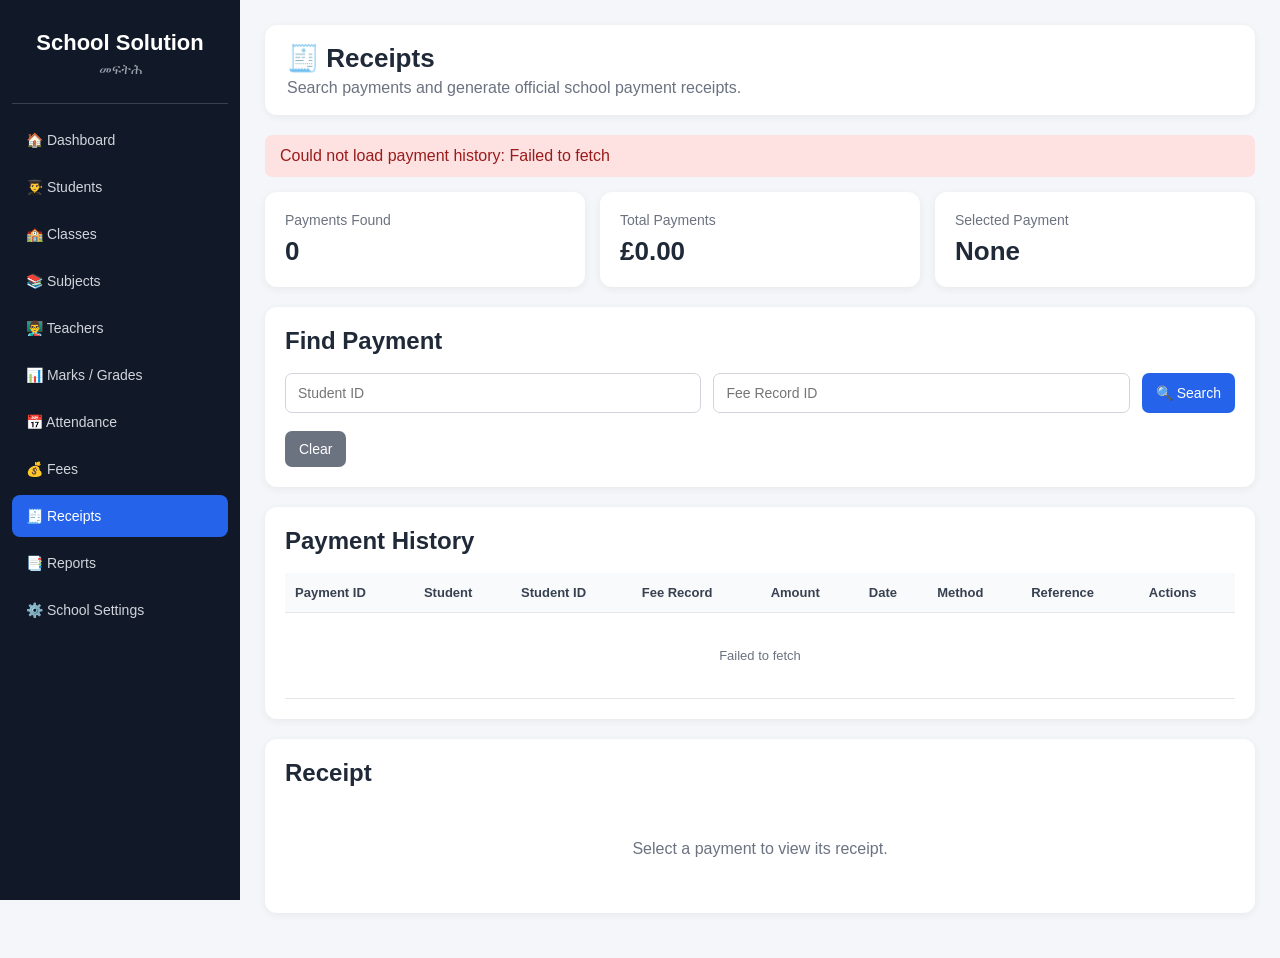
<file: backend/frontend/receipts.html>
<!DOCTYPE html>
<html lang="en">
<head>
    <meta charset="UTF-8">
    <meta name="viewport" content="width=device-width, initial-scale=1.0">

    <title>Receipts - School Solution</title>

    <style>
        * {
            box-sizing: border-box;
        }

        body {
            margin: 0;
            font-family: Arial, Helvetica, sans-serif;
            background: #f4f6f9;
            color: #1f2937;
        }

        /* SIDEBAR */
        .sidebar {
            position: fixed;
            left: 0;
            top: 0;
            width: 240px;
            height: 100vh;
            background: #111827;
            color: white;
            padding: 20px 12px;
            overflow-y: auto;
        }

        .brand {
            text-align: center;
            padding: 10px 5px 25px;
            border-bottom: 1px solid #374151;
            margin-bottom: 15px;
        }

        .brand h2 {
            margin: 0;
            font-size: 22px;
        }

        .brand p {
            margin: 5px 0 0;
            color: #9ca3af;
            font-size: 14px;
        }

        .menu-btn {
            width: 100%;
            display: block;
            padding: 13px 14px;
            margin: 5px 0;
            border: none;
            border-radius: 8px;
            background: transparent;
            color: #d1d5db;
            text-align: left;
            cursor: pointer;
            font-size: 14px;
        }

        .menu-btn:hover {
            background: #1f2937;
            color: white;
        }

        .menu-btn.active {
            background: #2563eb;
            color: white;
        }

        /* MAIN */
        .main {
            margin-left: 240px;
            min-height: 100vh;
            padding: 25px;
        }

        .topbar {
            background: white;
            border-radius: 12px;
            padding: 18px 22px;
            margin-bottom: 20px;
            box-shadow: 0 2px 8px rgba(0,0,0,.06);
        }

        .topbar h1 {
            margin: 0;
            font-size: 26px;
        }

        .topbar p {
            margin: 5px 0 0;
            color: #6b7280;
        }

        /* CARDS */
        .cards {
            display: grid;
            grid-template-columns: repeat(3, 1fr);
            gap: 15px;
            margin-bottom: 20px;
        }

        .card {
            background: white;
            padding: 20px;
            border-radius: 12px;
            box-shadow: 0 2px 8px rgba(0,0,0,.06);
        }

        .card-title {
            color: #6b7280;
            font-size: 14px;
            margin-bottom: 8px;
        }

        .card-value {
            font-size: 26px;
            font-weight: bold;
        }

        /* PANEL */
        .panel {
            background: white;
            border-radius: 12px;
            padding: 20px;
            margin-bottom: 20px;
            box-shadow: 0 2px 8px rgba(0,0,0,.06);
        }

        .panel h2 {
            margin-top: 0;
            margin-bottom: 18px;
        }

        /* FILTERS */
        .filters {
            display: grid;
            grid-template-columns: 1fr 1fr auto;
            gap: 12px;
            margin-bottom: 18px;
        }

        input,
        select {
            width: 100%;
            padding: 11px 12px;
            border: 1px solid #d1d5db;
            border-radius: 7px;
            font-size: 14px;
            outline: none;
        }

        input:focus,
        select:focus {
            border-color: #2563eb;
        }

        /* BUTTONS */
        button {
            border: none;
            border-radius: 7px;
            padding: 10px 14px;
            cursor: pointer;
            font-size: 14px;
        }

        .btn-primary {
            background: #2563eb;
            color: white;
        }

        .btn-primary:hover {
            background: #1d4ed8;
        }

        .btn-success {
            background: #16a34a;
            color: white;
        }

        .btn-success:hover {
            background: #15803d;
        }

        .btn-danger {
            background: #dc2626;
            color: white;
        }

        .btn-secondary {
            background: #6b7280;
            color: white;
        }

        .btn-info {
            background: #0891b2;
            color: white;
        }

        /* TABLE */
        .table-container {
            overflow-x: auto;
        }

        table {
            width: 100%;
            border-collapse: collapse;
        }

        th,
        td {
            padding: 12px 10px;
            border-bottom: 1px solid #e5e7eb;
            text-align: left;
            white-space: nowrap;
        }

        th {
            background: #f9fafb;
            font-size: 13px;
            color: #374151;
        }

        td {
            font-size: 13px;
        }

        tr:hover td {
            background: #f9fafb;
        }

        .actions {
            display: flex;
            gap: 5px;
        }

        .actions button {
            padding: 7px 9px;
            font-size: 12px;
        }

        /* STATUS */
        .status {
            display: inline-block;
            padding: 5px 9px;
            border-radius: 20px;
            font-size: 12px;
            font-weight: bold;
        }

        .status-paid {
            background: #dcfce7;
            color: #166534;
        }

        .status-partial {
            background: #fef3c7;
            color: #92400e;
        }

        .status-unpaid {
            background: #fee2e2;
            color: #991b1b;
        }

        /* EMPTY */
        .empty {
            text-align: center;
            padding: 35px;
            color: #6b7280;
        }

        /* MESSAGE */
        .message {
            display: none;
            padding: 12px 15px;
            border-radius: 7px;
            margin-bottom: 15px;
        }

        .message.success {
            display: block;
            background: #dcfce7;
            color: #166534;
        }

        .message.error {
            display: block;
            background: #fee2e2;
            color: #991b1b;
        }

        /* RECEIPT PREVIEW */
        .receipt-preview {
            display: none;
            background: white;
            border: 1px solid #e5e7eb;
            border-radius: 10px;
            padding: 25px;
            margin-top: 20px;
        }

        .receipt-preview.show {
            display: block;
        }

        .receipt-header {
            text-align: center;
            border-bottom: 2px solid #111827;
            padding-bottom: 15px;
            margin-bottom: 20px;
        }

        .receipt-header h2 {
            margin: 0;
            font-size: 24px;
        }

        .receipt-header p {
            margin: 5px 0;
            color: #6b7280;
        }

        .receipt-section {
            margin-bottom: 20px;
        }

        .receipt-section h3 {
            font-size: 15px;
            border-bottom: 1px solid #ddd;
            padding-bottom: 7px;
        }

        .receipt-grid {
            display: grid;
            grid-template-columns: 160px 1fr;
            border: 1px solid #ddd;
        }

        .receipt-grid div {
            padding: 10px;
            border-bottom: 1px solid #ddd;
        }

        .receipt-grid div:nth-child(odd) {
            background: #f8f8f8;
            font-weight: bold;
        }

        .amount-box {
            border: 2px solid #111827;
            padding: 15px;
            display: flex;
            justify-content: space-between;
            font-size: 18px;
            font-weight: bold;
        }

        .receipt-actions {
            display: flex;
            gap: 10px;
            margin-top: 20px;
        }

        /* MOBILE */
        @media (max-width: 900px) {
            .sidebar {
                width: 200px;
            }

            .main {
                margin-left: 200px;
            }

            .cards {
                grid-template-columns: 1fr;
            }

            .filters {
                grid-template-columns: 1fr;
            }
        }

        @media (max-width: 650px) {
            .sidebar {
                position: relative;
                width: 100%;
                height: auto;
            }

            .main {
                margin-left: 0;
            }

            .receipt-grid {
                grid-template-columns: 1fr;
            }
        }
    </style>
</head>

<body>

<!-- SIDEBAR -->
<div class="sidebar">

    <div class="brand">
        <h2>School Solution</h2>
        <p>መፍትሕ</p>
    </div>

    <button class="menu-btn" onclick="go('dashboard.html')">
        🏠 Dashboard
    </button>

    <button class="menu-btn" onclick="go('students.html')">
        👨‍🎓 Students
    </button>

    <button class="menu-btn" onclick="go('classes.html')">
        🏫 Classes
    </button>

    <button class="menu-btn" onclick="go('subjects.html')">
        📚 Subjects
    </button>

    <button class="menu-btn" onclick="go('teachers.html')">
        👨‍🏫 Teachers
    </button>

    <button class="menu-btn" onclick="go('marks.html')">
        📊 Marks / Grades
    </button>

    <button class="menu-btn" onclick="go('attendance.html')">
        📅 Attendance
    </button>

    <button class="menu-btn" onclick="go('fees.html')">
        💰 Fees
    </button>

    <button class="menu-btn active">
        🧾 Receipts
    </button>

    <button class="menu-btn" onclick="go('reports.html')">
        📑 Reports
    </button>

    <button class="menu-btn" onclick="go('settings.html')">
        ⚙️ School Settings
    </button>

</div>


<!-- MAIN -->
<div class="main">

    <div class="topbar">
        <h1>🧾 Receipts</h1>
        <p>Search payments and generate official school payment receipts.</p>
    </div>

    <div id="message" class="message"></div>


    <!-- SUMMARY -->
    <div class="cards">

        <div class="card">
            <div class="card-title">Payments Found</div>
            <div class="card-value" id="paymentCount">0</div>
        </div>

        <div class="card">
            <div class="card-title">Total Payments</div>
            <div class="card-value" id="totalPayments">£0.00</div>
        </div>

        <div class="card">
            <div class="card-title">Selected Payment</div>
            <div class="card-value" id="selectedPayment">None</div>
        </div>

    </div>


    <!-- SEARCH -->
    <div class="panel">

        <h2>Find Payment</h2>

        <div class="filters">

            <input
                type="number"
                id="studentId"
                placeholder="Student ID"
            >

            <input
                type="number"
                id="feeRecordId"
                placeholder="Fee Record ID"
            >

            <button
                class="btn-primary"
                onclick="loadPayments()"
            >
                🔍 Search
            </button>

        </div>

        <button
            class="btn-secondary"
            onclick="clearSearch()"
        >
            Clear
        </button>

    </div>


    <!-- PAYMENTS -->
    <div class="panel">

        <h2>Payment History</h2>

        <div class="table-container">

            <table>

                <thead>
                    <tr>
                        <th>Payment ID</th>
                        <th>Student</th>
                        <th>Student ID</th>
                        <th>Fee Record</th>
                        <th>Amount</th>
                        <th>Date</th>
                        <th>Method</th>
                        <th>Reference</th>
                        <th>Actions</th>
                    </tr>
                </thead>

                <tbody id="paymentTable">

                    <tr>
                        <td colspan="9" class="empty">
                            Loading payments...
                        </td>
                    </tr>

                </tbody>

            </table>

        </div>

    </div>


    <!-- RECEIPT PREVIEW -->
    <div class="panel">

        <h2>Receipt</h2>

        <div id="receiptPreview" class="receipt-preview">

            <div class="receipt-header">
                <h2>SCHOOL SOLUTION</h2>
                <p>መፍትሕ</p>
                <p><strong>PAYMENT RECEIPT</strong></p>
                <p>Official School Payment Receipt</p>
            </div>

            <div class="receipt-section">

                <h3>Receipt Information</h3>

                <div class="receipt-grid">

                    <div>Receipt Number</div>
                    <div id="previewReceiptNumber">-</div>

                    <div>Date</div>
                    <div id="previewDate">-</div>

                    <div>Academic Year</div>
                    <div id="previewAcademicYear">-</div>

                    <div>Term</div>
                    <div id="previewTerm">-</div>

                </div>

            </div>


            <div class="receipt-section">

                <h3>Student Information</h3>

                <div class="receipt-grid">

                    <div>Student Name</div>
                    <div id="previewStudentName">-</div>

                    <div>Student ID</div>
                    <div id="previewStudentId">-</div>

                </div>

            </div>


            <div class="receipt-section">

                <h3>Payment Information</h3>

                <div class="receipt-grid">

                    <div>Fee Type</div>
                    <div id="previewFeeType">-</div>

                    <div>Amount Paid</div>
                    <div id="previewAmount">£0.00</div>

                    <div>Payment Method</div>
                    <div id="previewMethod">-</div>

                    <div>Reference</div>
                    <div id="previewReference">-</div>

                    <div>Remaining Balance</div>
                    <div id="previewBalance">£0.00</div>

                    <div>Status</div>
                    <div id="previewStatus">-</div>

                </div>

            </div>


            <div class="amount-box">

                <span>AMOUNT RECEIVED</span>

                <span id="previewTotal">
                    £0.00
                </span>

            </div>


            <div
                class="receipt-section"
                id="previewNoteSection"
                style="display:none;"
            >

                <h3>Note</h3>

                <p id="previewNote"></p>

            </div>


            <div class="receipt-actions">

                <button
                    class="btn-success"
                    onclick="downloadSelectedReceipt()"
                >
                    📄 Generate / Open PDF Receipt
                </button>

                <button
                    class="btn-secondary"
                    onclick="printPreview()"
                >
                    🖨️ Print Preview
                </button>

            </div>

        </div>

        <div
            id="noReceipt"
            class="empty"
        >
            Select a payment to view its receipt.
        </div>

    </div>

</div>


<script>

const API_URL = "http://127.0.0.1:8000";

let payments = [];
let selectedPayment = null;


/* -------------------------
   NAVIGATION
------------------------- */

function go(page) {
    window.location.href = page;
}


/* -------------------------
   MESSAGE
------------------------- */

function showMessage(message, type = "success") {

    const box = document.getElementById("message");

    box.textContent = message;

    box.className = "message " + type;

    setTimeout(() => {
        box.className = "message";
    }, 4000);
}


/* -------------------------
   API REQUEST
------------------------- */

async function apiRequest(url, options = {}) {

    const response = await fetch(API_URL + url, {
        ...options,
        headers: {
            "Content-Type": "application/json",
            ...(options.headers || {})
        }
    });

    if (!response.ok) {

        let message = "Request failed.";

        try {
            const data = await response.json();
            message = data.detail || message;
        } catch (error) {
            // ignore
        }

        throw new Error(message);
    }

    return response.json();
}


/* -------------------------
   LOAD PAYMENTS
------------------------- */

async function loadPayments() {

    const studentId =
        document.getElementById("studentId").value.trim();

    const feeRecordId =
        document.getElementById("feeRecordId").value.trim();

    let url = "/api/fees/payments/history";

    const params = new URLSearchParams();

    if (studentId) {
        params.append("student_id", studentId);
    }

    if (feeRecordId) {
        params.append("fee_record_id", feeRecordId);
    }

    if (params.toString()) {
        url += "?" + params.toString();
    }

    const tbody =
        document.getElementById("paymentTable");

    tbody.innerHTML = `
        <tr>
            <td colspan="9" class="empty">
                Loading payments...
            </td>
        </tr>
    `;

    try {

        payments = await apiRequest(url);

        if (!Array.isArray(payments)) {
            payments = [];
        }

        renderPayments();

    } catch (error) {

        console.error(error);

        tbody.innerHTML = `
            <tr>
                <td colspan="9" class="empty">
                    ${escapeHtml(error.message)}
                </td>
            </tr>
        `;

        showMessage(
            "Could not load payment history: " + error.message,
            "error"
        );
    }
}


/* -------------------------
   RENDER PAYMENTS
------------------------- */

function renderPayments() {

    const tbody =
        document.getElementById("paymentTable");

    tbody.innerHTML = "";

    let total = 0;

    document.getElementById("paymentCount").textContent =
        payments.length;


    if (!payments.length) {

        tbody.innerHTML = `
            <tr>
                <td colspan="9" class="empty">
                    No payments found.
                </td>
            </tr>
        `;

        document.getElementById("totalPayments").textContent =
            "£0.00";

        return;
    }


    payments.forEach(payment => {

        const amount =
            Number(payment.amount || 0);

        total += amount;


        const student =
            payment.student || {};

        const studentName =
            student.name ||
            `${student.first_name || ""} ${student.last_name || ""}`.trim() ||
            "-";

        const studentCode =
            student.student_id ||
            student.id ||
            "-";


        const date =
            formatDate(payment.payment_date);


        const reference =
            payment.reference || "-";


        const method =
            payment.payment_method || "-";


        const feeRecord =
            payment.fee_record_id || "-";


        const row =
            document.createElement("tr");


        row.innerHTML = `

            <td>${payment.id}</td>

            <td>${escapeHtml(studentName)}</td>

            <td>${escapeHtml(String(studentCode))}</td>

            <td>${escapeHtml(String(feeRecord))}</td>

            <td>
                £${amount.toLocaleString(
                    "en-GB",
                    {
                        minimumFractionDigits: 2,
                        maximumFractionDigits: 2
                    }
                )}
            </td>

            <td>${escapeHtml(date)}</td>

            <td>${escapeHtml(method)}</td>

            <td>${escapeHtml(reference)}</td>

            <td>

                <div class="actions">

                    <button
                        class="btn-info"
                        onclick="viewReceipt(${payment.id})"
                    >
                        👁 View
                    </button>

                    <button
                        class="btn-success"
                        onclick="openReceiptPDF(${payment.id})"
                    >
                        📄 PDF
                    </button>

                </div>

            </td>
        `;

        tbody.appendChild(row);

    });


    document.getElementById("totalPayments").textContent =
        "£" +
        total.toLocaleString(
            "en-GB",
            {
                minimumFractionDigits: 2,
                maximumFractionDigits: 2
            }
        );
}


/* -------------------------
   VIEW RECEIPT
------------------------- */

async function viewReceipt(paymentId) {

    try {

        const payment =
            payments.find(
                item => Number(item.id) === Number(paymentId)
            );

        if (!payment) {
            throw new Error("Payment not found.");
        }

        selectedPayment = payment;

        await buildReceiptPreview(payment);

        document.getElementById("selectedPayment").textContent =
            "#" + payment.id;

        document.getElementById("receiptPreview").classList.add("show");

        document.getElementById("noReceipt").style.display =
            "none";

        document.getElementById("receiptPreview")
            .scrollIntoView({
                behavior: "smooth",
                block: "start"
            });

    } catch (error) {

        showMessage(
            error.message,
            "error"
        );
    }
}


/* -------------------------
   BUILD RECEIPT PREVIEW
------------------------- */

async function buildReceiptPreview(payment) {

    const feeRecordId =
        payment.fee_record_id;


    let feeRecord = null;

    try {

        feeRecord =
            await apiRequest(
                `/api/fees/${feeRecordId}`
            );

    } catch (error) {

        console.warn(
            "Could not load fee record:",
            error
        );
    }


    const student =
        payment.student || {};


    let studentName =
        student.name ||
        `${student.first_name || ""} ${student.last_name || ""}`.trim();


    if (!studentName) {

        studentName =
            student.student_name ||
            "-";
    }


    let feeTypeName = "-";

    let academicYear = "-";

    let term = "-";

    let balance = 0;

    let status = "-";


    if (feeRecord) {

        if (feeRecord.fee_type) {

            feeTypeName =
                feeRecord.fee_type.name || "-";

        } else if (feeRecord.fee_type_name) {

            feeTypeName =
                feeRecord.fee_type_name;
        }


        academicYear =
            feeRecord.academic_year || "-";


        term =
            feeRecord.term || "-";


        balance =
            Number(
                feeRecord.balance || 0
            );


        status =
            feeRecord.status || "-";
    }


    const receiptNumber =
        payment.reference ||
        `PAY-${String(payment.id).padStart(4, "0")}`;


    const amount =
        Number(payment.amount || 0);


    document.getElementById(
        "previewReceiptNumber"
    ).textContent = receiptNumber;


    document.getElementById(
        "previewDate"
    ).textContent =
        formatDate(payment.payment_date);


    document.getElementById(
        "previewAcademicYear"
    ).textContent =
        academicYear;


    document.getElementById(
        "previewTerm"
    ).textContent =
        term;


    document.getElementById(
        "previewStudentName"
    ).textContent =
        studentName;


    document.getElementById(
        "previewStudentId"
    ).textContent =
        student.student_id ||
        student.id ||
        "-";


    document.getElementById(
        "previewFeeType"
    ).textContent =
        feeTypeName;


    document.getElementById(
        "previewAmount"
    ).textContent =
        formatMoney(amount);


    document.getElementById(
        "previewMethod"
    ).textContent =
        payment.payment_method ||
        "Not specified";


    document.getElementById(
        "previewReference"
    ).textContent =
        payment.reference ||
        "-";


    document.getElementById(
        "previewBalance"
    ).textContent =
        formatMoney(balance);


    document.getElementById(
        "previewStatus"
    ).textContent =
        status;


    document.getElementById(
        "previewTotal"
    ).textContent =
        formatMoney(amount);


    const note =
        payment.note || "";


    const noteSection =
        document.getElementById(
            "previewNoteSection"
        );


    if (note) {

        noteSection.style.display =
            "block";

        document.getElementById(
            "previewNote"
        ).textContent =
            note;

    } else {

        noteSection.style.display =
            "none";
    }
}


/* -------------------------
   OPEN PDF
------------------------- */

function openReceiptPDF(paymentId) {

    const url =
        `${API_URL}/api/receipts/payment/${paymentId}/pdf`;

    window.open(
        url,
        "_blank"
    );
}


/* -------------------------
   DOWNLOAD / OPEN SELECTED
------------------------- */

function downloadSelectedReceipt() {

    if (!selectedPayment) {

        showMessage(
            "Please select a payment first.",
            "error"
        );

        return;
    }

    openReceiptPDF(
        selectedPayment.id
    );
}


/* -------------------------
   PRINT
------------------------- */

function printPreview() {

    if (!selectedPayment) {

        showMessage(
            "Please select a payment first.",
            "error"
        );

        return;
    }


    const content =
        document.getElementById(
            "receiptPreview"
        ).innerHTML;


    const printWindow =
        window.open(
            "",
            "_blank",
            "width=900,height=700"
        );


    printWindow.document.write(`

        <!DOCTYPE html>

        <html>

        <head>

            <title>Payment Receipt</title>

            <style>

                body {
                    font-family: Arial, sans-serif;
                    padding: 30px;
                    color: #111;
                }

                .receipt-header {
                    text-align: center;
                    border-bottom: 2px solid #111;
                    padding-bottom: 15px;
                    margin-bottom: 20px;
                }

                .receipt-header h2 {
                    margin: 0;
                }

                .receipt-header p {
                    margin: 5px;
                }

                .receipt-section {
                    margin-bottom: 20px;
                }

                .receipt-section h3 {
                    border-bottom: 1px solid #ddd;
                    padding-bottom: 7px;
                }

                .receipt-grid {
                    display: grid;
                    grid-template-columns: 180px 1fr;
                    border: 1px solid #ddd;
                }

                .receipt-grid div {
                    padding: 10px;
                    border-bottom: 1px solid #ddd;
                }

                .receipt-grid div:nth-child(odd) {
                    background: #f5f5f5;
                    font-weight: bold;
                }

                .amount-box {
                    border: 2px solid #111;
                    padding: 15px;
                    display: flex;
                    justify-content: space-between;
                    font-size: 18px;
                    font-weight: bold;
                }

                .receipt-actions {
                    display: none;
                }

            </style>

        </head>

        <body>

            ${content}

        </body>

        </html>
    `);


    printWindow.document.close();


    printWindow.onload = function() {

        printWindow.focus();

        printWindow.print();

    };
}


/* -------------------------
   CLEAR SEARCH
------------------------- */

function clearSearch() {

    document.getElementById(
        "studentId"
    ).value = "";

    document.getElementById(
        "feeRecordId"
    ).value = "";

    loadPayments();
}


/* -------------------------
   FORMAT MONEY
------------------------- */

function formatMoney(value) {

    return "£" +
        Number(value || 0).toLocaleString(
            "en-GB",
            {
                minimumFractionDigits: 2,
                maximumFractionDigits: 2
            }
        );
}


/* -------------------------
   FORMAT DATE
------------------------- */

function formatDate(value) {

    if (!value) {
        return "-";
    }

    try {

        const date =
            new Date(value);

        if (isNaN(date.getTime())) {
            return String(value);
        }

        return date.toLocaleDateString(
            "en-GB",
            {
                day: "2-digit",
                month: "2-digit",
                year: "numeric"
            }
        );

    } catch (error) {

        return String(value);
    }
}


/* -------------------------
   ESCAPE HTML
------------------------- */

function escapeHtml(value) {

    return String(value ?? "")
        .replace(/&/g, "&amp;")
        .replace(/</g, "&lt;")
        .replace(/>/g, "&gt;")
        .replace(/"/g, "&quot;")
        .replace(/'/g, "&#039;");
}


/* -------------------------
   START
------------------------- */

document.addEventListener(
    "DOMContentLoaded",
    () => {

        loadPayments();

    }
);

</script>

</body>
</html>
</file>
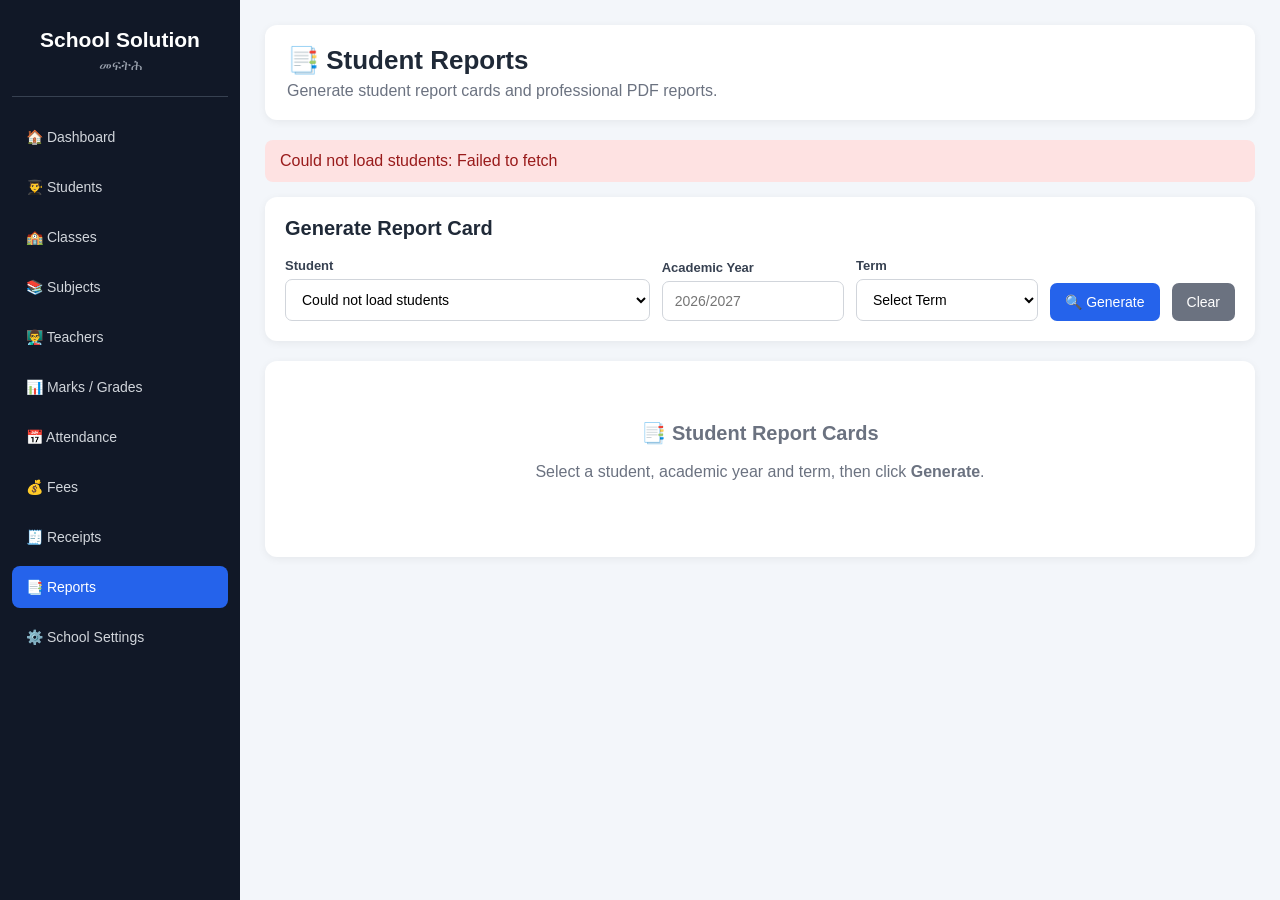
<file: backend/frontend/reports.html>
<!DOCTYPE html>
<html lang="en">
<head>
    <meta charset="UTF-8">
    <meta name="viewport" content="width=device-width, initial-scale=1.0">

    <title>Reports - School Solution</title>

    <style>
        * {
            box-sizing: border-box;
        }

        body {
            margin: 0;
            font-family: Arial, Helvetica, sans-serif;
            background: #f3f6fa;
            color: #1f2937;
        }

        /* =========================
           SIDEBAR
        ========================= */

        .sidebar {
            position: fixed;
            left: 0;
            top: 0;
            width: 240px;
            height: 100vh;
            background: #111827;
            color: white;
            padding: 18px 12px;
            overflow-y: auto;
        }

        .brand {
            text-align: center;
            padding: 10px 5px 22px;
            margin-bottom: 15px;
            border-bottom: 1px solid #374151;
        }

        .brand h2 {
            margin: 0;
            font-size: 21px;
        }

        .brand p {
            margin: 5px 0 0;
            color: #9ca3af;
            font-size: 14px;
        }

        .menu-btn {
            width: 100%;
            border: none;
            background: transparent;
            color: #d1d5db;
            padding: 13px 14px;
            margin: 4px 0;
            border-radius: 8px;
            text-align: left;
            cursor: pointer;
            font-size: 14px;
        }

        .menu-btn:hover {
            background: #1f2937;
            color: white;
        }

        .menu-btn.active {
            background: #2563eb;
            color: white;
        }

        /* =========================
           MAIN
        ========================= */

        .main {
            margin-left: 240px;
            min-height: 100vh;
            padding: 25px;
        }

        .topbar {
            background: white;
            border-radius: 12px;
            padding: 20px 22px;
            margin-bottom: 20px;
            box-shadow: 0 2px 8px rgba(0,0,0,.06);
        }

        .topbar h1 {
            margin: 0;
            font-size: 26px;
        }

        .topbar p {
            margin: 6px 0 0;
            color: #6b7280;
        }

        /* =========================
           MESSAGE
        ========================= */

        .message {
            display: none;
            padding: 12px 15px;
            border-radius: 8px;
            margin-bottom: 15px;
        }

        .message.success {
            display: block;
            background: #dcfce7;
            color: #166534;
        }

        .message.error {
            display: block;
            background: #fee2e2;
            color: #991b1b;
        }

        /* =========================
           PANEL
        ========================= */

        .panel {
            background: white;
            border-radius: 12px;
            padding: 20px;
            margin-bottom: 20px;
            box-shadow: 0 2px 8px rgba(0,0,0,.06);
        }

        .panel h2 {
            margin: 0 0 18px;
            font-size: 20px;
        }

        /* =========================
           SEARCH
        ========================= */

        .search-grid {
            display: grid;
            grid-template-columns: 2fr 1fr 1fr auto auto;
            gap: 12px;
            align-items: end;
        }

        label {
            display: block;
            font-size: 13px;
            font-weight: bold;
            margin-bottom: 6px;
            color: #374151;
        }

        input,
        select {
            width: 100%;
            padding: 11px 12px;
            border: 1px solid #d1d5db;
            border-radius: 7px;
            font-size: 14px;
            outline: none;
            background: white;
        }

        input:focus,
        select:focus {
            border-color: #2563eb;
        }

        /* =========================
           BUTTONS
        ========================= */

        button {
            border: none;
            border-radius: 7px;
            padding: 11px 15px;
            cursor: pointer;
            font-size: 14px;
        }

        .btn-primary {
            background: #2563eb;
            color: white;
        }

        .btn-primary:hover {
            background: #1d4ed8;
        }

        .btn-success {
            background: #16a34a;
            color: white;
        }

        .btn-success:hover {
            background: #15803d;
        }

        .btn-info {
            background: #0891b2;
            color: white;
        }

        .btn-secondary {
            background: #6b7280;
            color: white;
        }

        .btn-danger {
            background: #dc2626;
            color: white;
        }

        /* =========================
           REPORT HEADER
        ========================= */

        .report-header {
            text-align: center;
            padding: 15px;
            border-bottom: 2px solid #1f2937;
            margin-bottom: 20px;
        }

        .report-header h2 {
            margin: 0;
            font-size: 25px;
        }

        .report-header .tigrinya {
            font-size: 20px;
            margin-top: 5px;
        }

        .report-header .title {
            margin-top: 12px;
            font-size: 18px;
            font-weight: bold;
        }

        .report-header .subtitle {
            color: #6b7280;
            margin-top: 5px;
        }

        /* =========================
           STUDENT INFORMATION
        ========================= */

        .student-info {
            display: grid;
            grid-template-columns: repeat(4, 1fr);
            border: 1px solid #d1d5db;
            margin-bottom: 22px;
        }

        .info-item {
            border-right: 1px solid #d1d5db;
            border-bottom: 1px solid #d1d5db;
            padding: 12px;
        }

        .info-item:nth-child(4n) {
            border-right: none;
        }

        .info-label {
            color: #6b7280;
            font-size: 12px;
            margin-bottom: 4px;
        }

        .info-value {
            font-weight: bold;
        }

        /* =========================
           SUMMARY CARDS
        ========================= */

        .summary-cards {
            display: grid;
            grid-template-columns: repeat(5, 1fr);
            gap: 12px;
            margin-bottom: 22px;
        }

        .summary-card {
            background: #f8fafc;
            border: 1px solid #e5e7eb;
            border-radius: 9px;
            padding: 15px;
            text-align: center;
        }

        .summary-card .label {
            color: #6b7280;
            font-size: 12px;
            margin-bottom: 7px;
        }

        .summary-card .value {
            font-size: 21px;
            font-weight: bold;
        }

        /* =========================
           SECTION TITLE
        ========================= */

        .section-title {
            margin: 22px 0 10px;
            padding-bottom: 8px;
            border-bottom: 1px solid #d1d5db;
            font-size: 17px;
        }

        /* =========================
           TABLE
        ========================= */

        .table-container {
            overflow-x: auto;
        }

        table {
            width: 100%;
            border-collapse: collapse;
        }

        th,
        td {
            padding: 11px 10px;
            border: 1px solid #d1d5db;
            text-align: left;
        }

        th {
            background: #1f4e78;
            color: white;
            font-size: 13px;
        }

        td {
            font-size: 13px;
        }

        tbody tr:nth-child(even) {
            background: #f8fafc;
        }

        .center {
            text-align: center;
        }

        /* =========================
           PERFORMANCE
        ========================= */

        .performance-grid {
            display: grid;
            grid-template-columns: 1fr 1fr;
            gap: 15px;
        }

        .performance-card {
            border: 1px solid #d1d5db;
            border-radius: 9px;
            padding: 18px;
            background: #f8fafc;
        }

        .performance-card h3 {
            margin: 0 0 8px;
            font-size: 15px;
        }

        .performance-card p {
            margin: 0;
            font-size: 16px;
            font-weight: bold;
        }

        /* =========================
           COMMENTS
        ========================= */

        .comment {
            padding: 10px 12px;
            border-left: 4px solid #2563eb;
            background: #f8fafc;
            margin-bottom: 8px;
        }

        /* =========================
           ACTIONS
        ========================= */

        .report-actions {
            display: flex;
            gap: 10px;
            flex-wrap: wrap;
            margin-bottom: 20px;
        }

        .empty {
            text-align: center;
            padding: 40px;
            color: #6b7280;
        }

        /* =========================
           RESPONSIVE
        ========================= */

        @media (max-width: 1100px) {

            .search-grid {
                grid-template-columns: 1fr 1fr;
            }

            .student-info {
                grid-template-columns: repeat(2, 1fr);
            }

            .info-item:nth-child(4n) {
                border-right: 1px solid #d1d5db;
            }

            .summary-cards {
                grid-template-columns: repeat(3, 1fr);
            }
        }

        @media (max-width: 750px) {

            .sidebar {
                position: relative;
                width: 100%;
                height: auto;
            }

            .main {
                margin-left: 0;
            }

            .search-grid {
                grid-template-columns: 1fr;
            }

            .student-info {
                grid-template-columns: 1fr;
            }

            .info-item {
                border-right: none !important;
            }

            .summary-cards {
                grid-template-columns: 1fr 1fr;
            }

            .performance-grid {
                grid-template-columns: 1fr;
            }
        }
    </style>
</head>

<body>

<!-- =========================
     SIDEBAR
========================= -->

<div class="sidebar">

    <div class="brand">
        <h2>School Solution</h2>
        <p>መፍትሕ</p>
    </div>

    <button class="menu-btn" onclick="go('dashboard.html')">
        🏠 Dashboard
    </button>

    <button class="menu-btn" onclick="go('students.html')">
        👨‍🎓 Students
    </button>

    <button class="menu-btn" onclick="go('classes.html')">
        🏫 Classes
    </button>

    <button class="menu-btn" onclick="go('subjects.html')">
        📚 Subjects
    </button>

    <button class="menu-btn" onclick="go('teachers.html')">
        👨‍🏫 Teachers
    </button>

    <button class="menu-btn" onclick="go('marks.html')">
        📊 Marks / Grades
    </button>

    <button class="menu-btn" onclick="go('attendance.html')">
        📅 Attendance
    </button>

    <button class="menu-btn" onclick="go('fees.html')">
        💰 Fees
    </button>

    <button class="menu-btn" onclick="go('receipts.html')">
        🧾 Receipts
    </button>

    <button class="menu-btn active">
        📑 Reports
    </button>

    <button class="menu-btn" onclick="go('settings.html')">
        ⚙️ School Settings
    </button>

</div>


<!-- =========================
     MAIN
========================= -->

<div class="main">

    <div class="topbar">
        <h1>📑 Student Reports</h1>
        <p>Generate student report cards and professional PDF reports.</p>
    </div>


    <div id="message" class="message"></div>


    <!-- =========================
         SEARCH PANEL
    ========================= -->

    <div class="panel">

        <h2>Generate Report Card</h2>

        <div class="search-grid">

            <div>
                <label>Student</label>

                <select id="studentSelect">
                    <option value="">
                        Loading students...
                    </option>
                </select>
            </div>


            <div>
                <label>Academic Year</label>

                <input
                    type="text"
                    id="academicYear"
                    placeholder="2026/2027"
                >
            </div>


            <div>
                <label>Term</label>

                <select id="term">

                    <option value="">
                        Select Term
                    </option>

                    <option value="Term 1">
                        Term 1
                    </option>

                    <option value="Term 2">
                        Term 2
                    </option>

                    <option value="Term 3">
                        Term 3
                    </option>

                </select>
            </div>


            <button
                class="btn-primary"
                onclick="generateReport()"
            >
                🔍 Generate
            </button>


            <button
                class="btn-secondary"
                onclick="clearReport()"
            >
                Clear
            </button>

        </div>

    </div>


    <!-- =========================
         REPORT
    ========================= -->

    <div
        id="reportPanel"
        class="panel"
        style="display:none;"
    >

        <div class="report-actions">

            <button
                class="btn-success"
                onclick="downloadPDF()"
            >
                📄 Download PDF Report
            </button>

            <button
                class="btn-info"
                onclick="openPDF()"
            >
                👁 Open PDF
            </button>

            <button
                class="btn-secondary"
                onclick="printReport()"
            >
                🖨️ Print Report
            </button>

            <button
                class="btn-primary"
                onclick="refreshReport()"
            >
                🔄 Refresh
            </button>

        </div>


        <!-- REPORT HEADER -->

        <div class="report-header">

            <h2 id="schoolName">
                School Solution
            </h2>

            <div
                class="tigrinya"
                id="schoolNameTigrinya"
            >
                መፍትሕ
            </div>

            <div
                id="schoolContact"
                style="color:#6b7280; margin-top:8px;"
            ></div>

            <div class="title">
                STUDENT REPORT CARD
            </div>

            <div class="subtitle">
                Academic Performance Report
            </div>

        </div>


        <!-- STUDENT INFO -->

        <h3 class="section-title">
            Student Information
        </h3>

        <div class="student-info">

            <div class="info-item">
                <div class="info-label">
                    Student Name
                </div>

                <div
                    class="info-value"
                    id="studentName"
                >
                    -
                </div>
            </div>


            <div class="info-item">
                <div class="info-label">
                    Student ID
                </div>

                <div
                    class="info-value"
                    id="studentIdDisplay"
                >
                    -
                </div>
            </div>


            <div class="info-item">
                <div class="info-label">
                    Class
                </div>

                <div
                    class="info-value"
                    id="className"
                >
                    -
                </div>
            </div>


            <div class="info-item">
                <div class="info-label">
                    Gender
                </div>

                <div
                    class="info-value"
                    id="gender"
                >
                    -
                </div>
            </div>


            <div class="info-item">
                <div class="info-label">
                    Academic Year
                </div>

                <div
                    class="info-value"
                    id="reportAcademicYear"
                >
                    -
                </div>
            </div>


            <div class="info-item">
                <div class="info-label">
                    Term
                </div>

                <div
                    class="info-value"
                    id="reportTerm"
                >
                    -
                </div>
            </div>

        </div>


        <!-- SUMMARY -->

        <h3 class="section-title">
            Academic Summary
        </h3>

        <div class="summary-cards">

            <div class="summary-card">

                <div class="label">
                    Subjects
                </div>

                <div
                    class="value"
                    id="subjectCount"
                >
                    0
                </div>

            </div>


            <div class="summary-card">

                <div class="label">
                    Total Marks
                </div>

                <div
                    class="value"
                    id="totalMarks"
                >
                    0
                </div>

            </div>


            <div class="summary-card">

                <div class="label">
                    Average
                </div>

                <div
                    class="value"
                    id="averageMark"
                >
                    0
                </div>

            </div>


            <div class="summary-card">

                <div class="label">
                    Average Grade Point
                </div>

                <div
                    class="value"
                    id="averageGradePoint"
                >
                    0
                </div>

            </div>


            <div class="summary-card">

                <div class="label">
                    Performance
                </div>

                <div
                    class="value"
                    id="overallPerformance"
                >
                    -
                </div>

            </div>

        </div>


        <!-- SUBJECT RESULTS -->

        <h3 class="section-title">
            Subject Results
        </h3>

        <div class="table-container">

            <table>

                <thead>

                    <tr>

                        <th>No.</th>

                        <th>Subject</th>

                        <th>Code</th>

                        <th>Mark</th>

                        <th>Grade</th>

                        <th>Grade Point</th>

                        <th>Remark</th>

                        <th>Teacher Comment</th>

                    </tr>

                </thead>

                <tbody id="resultsTable">

                    <tr>
                        <td
                            colspan="8"
                            class="empty"
                        >
                            Generate a report to see results.
                        </td>
                    </tr>

                </tbody>

            </table>

        </div>


        <!-- PERFORMANCE -->

        <h3 class="section-title">
            Performance Analysis
        </h3>

        <div class="performance-grid">

            <div class="performance-card">

                <h3>
                    🏆 Best Subject
                </h3>

                <p id="bestSubject">
                    -
                </p>

            </div>


            <div class="performance-card">

                <h3>
                    📈 Weakest Subject
                </h3>

                <p id="weakestSubject">
                    -
                </p>

            </div>

        </div>


        <!-- COMMENTS -->

        <h3 class="section-title">
            Teacher Comments
        </h3>

        <div id="teacherComments">

            <div class="empty">
                No teacher comments recorded.
            </div>

        </div>

    </div>


    <!-- NO REPORT -->

    <div
        id="emptyPanel"
        class="panel"
    >

        <div class="empty">

            <h2>📑 Student Report Cards</h2>

            <p>
                Select a student, academic year and term,
                then click <strong>Generate</strong>.
            </p>

        </div>

    </div>

</div>


<script>

const API_URL = "http://127.0.0.1:8000";

let currentReport = null;


/* =========================
   NAVIGATION
========================= */

function go(page) {
    window.location.href = page;
}


/* =========================
   MESSAGE
========================= */

function showMessage(message, type = "success") {

    const box =
        document.getElementById("message");

    box.textContent = message;

    box.className =
        "message " + type;

    setTimeout(() => {

        box.className = "message";

    }, 4500);
}


/* =========================
   API
========================= */

async function apiRequest(url, options = {}) {

    const response =
        await fetch(
            API_URL + url,
            {
                ...options,

                headers: {
                    "Content-Type": "application/json",
                    ...(options.headers || {})
                }
            }
        );


    if (!response.ok) {

        let message =
            "Request failed.";

        try {

            const data =
                await response.json();

            message =
                data.detail || message;

        } catch (error) {
            // ignore
        }

        throw new Error(message);
    }


    return response.json();
}


/* =========================
   LOAD STUDENTS
========================= */

async function loadStudents() {

    const select =
        document.getElementById(
            "studentSelect"
        );


    select.innerHTML = `
        <option value="">
            Loading students...
        </option>
    `;


    try {

        const students =
            await apiRequest(
                "/api/students/"
            );


        select.innerHTML = `
            <option value="">
                Select Student
            </option>
        `;


        if (!Array.isArray(students) ||
            students.length === 0) {

            select.innerHTML += `
                <option value="">
                    No students found
                </option>
            `;

            return;
        }


        students.forEach(student => {

            const option =
                document.createElement(
                    "option"
                );


            option.value =
                student.id;


            const name =
                `${student.first_name || ""} ${student.last_name || ""}`
                    .trim();


            option.textContent =
                `${student.student_id || student.id} — ${name}`;


            select.appendChild(option);

        });


    } catch (error) {

        console.error(error);


        select.innerHTML = `
            <option value="">
                Could not load students
            </option>
        `;


        showMessage(
            "Could not load students: " +
            error.message,
            "error"
        );
    }
}


/* =========================
   GENERATE REPORT
========================= */

async function generateReport() {

    const studentId =
        document.getElementById(
            "studentSelect"
        ).value;


    const academicYear =
        document.getElementById(
            "academicYear"
        ).value.trim();


    const term =
        document.getElementById(
            "term"
        ).value;


    if (!studentId) {

        showMessage(
            "Please select a student.",
            "error"
        );

        return;
    }


    if (!academicYear) {

        showMessage(
            "Please enter the academic year.",
            "error"
        );

        return;
    }


    if (!term) {

        showMessage(
            "Please select a term.",
            "error"
        );

        return;
    }


    try {

        showMessage(
            "Generating report...",
            "success"
        );


        const url =
            `/api/reports/student/${studentId}` +
            `?academic_year=${encodeURIComponent(academicYear)}` +
            `&term=${encodeURIComponent(term)}`;


        const report =
            await apiRequest(url);


        currentReport =
            report;


        displayReport(report);


        document.getElementById(
            "reportPanel"
        ).style.display = "block";


        document.getElementById(
            "emptyPanel"
        ).style.display = "none";


        document.getElementById(
            "reportPanel"
        ).scrollIntoView({
            behavior: "smooth",
            block: "start"
        });


        showMessage(
            "Report generated successfully.",
            "success"
        );


    } catch (error) {

        console.error(error);


        showMessage(
            "Could not generate report: " +
            error.message,
            "error"
        );
    }
}


/* =========================
   DISPLAY REPORT
========================= */

function displayReport(report) {

    const school =
        report.school || {};


    const student =
        report.student || {};


    const summary =
        report.summary || {};


    const performance =
        report.performance || {};


    const results =
        report.results || [];


    /* SCHOOL */

    document.getElementById(
        "schoolName"
    ).textContent =
        school.name ||
        "School Solution";


    document.getElementById(
        "schoolNameTigrinya"
    ).textContent =
        school.name_tigrinya ||
        "መፍትሕ";


    const contactParts = [];


    if (school.address) {
        contactParts.push(
            school.address
        );
    }


    if (school.phone) {
        contactParts.push(
            "Tel: " + school.phone
        );
    }


    if (school.email) {
        contactParts.push(
            "Email: " + school.email
        );
    }


    if (school.website) {
        contactParts.push(
            school.website
        );
    }


    document.getElementById(
        "schoolContact"
    ).textContent =
        contactParts.join(" | ");


    /* STUDENT */

    const studentName =
        `${student.first_name || ""} ${student.last_name || ""}`
            .trim();


    document.getElementById(
        "studentName"
    ).textContent =
        studentName || "-";


    document.getElementById(
        "studentIdDisplay"
    ).textContent =
        student.student_id || "-";


    document.getElementById(
        "className"
    ).textContent =
        student.class_name || "-";


    document.getElementById(
        "gender"
    ).textContent =
        student.gender || "-";


    document.getElementById(
        "reportAcademicYear"
    ).textContent =
        student.academic_year || "-";


    document.getElementById(
        "reportTerm"
    ).textContent =
        student.term || "-";


    /* SUMMARY */

    document.getElementById(
        "subjectCount"
    ).textContent =
        summary.subject_count ?? 0;


    document.getElementById(
        "totalMarks"
    ).textContent =
        formatNumber(
            summary.total_marks
        );


    document.getElementById(
        "averageMark"
    ).textContent =
        formatNumber(
            summary.average_mark
        );


    document.getElementById(
        "averageGradePoint"
    ).textContent =
        formatNumber(
            summary.average_grade_point
        );


    document.getElementById(
        "overallPerformance"
    ).textContent =
        summary.overall_performance ||
        "-";


    /* RESULTS */

    renderResults(results);


    /* PERFORMANCE */

    renderPerformance(performance);


    /* COMMENTS */

    renderComments(results);
}


/* =========================
   RESULTS TABLE
========================= */

function renderResults(results) {

    const tbody =
        document.getElementById(
            "resultsTable"
        );


    tbody.innerHTML = "";


    if (!results.length) {

        tbody.innerHTML = `
            <tr>
                <td
                    colspan="8"
                    class="empty"
                >
                    No marks found for this
                    student, academic year
                    and term.
                </td>
            </tr>
        `;

        return;
    }


    results.forEach(
        (result, index) => {

            const row =
                document.createElement(
                    "tr"
                );


            row.innerHTML = `

                <td class="center">
                    ${index + 1}
                </td>

                <td>
                    ${escapeHtml(
                        result.subject_name || "Unknown"
                    )}
                </td>

                <td class="center">
                    ${escapeHtml(
                        result.subject_code || ""
                    )}
                </td>

                <td class="center">
                    ${formatNumber(
                        result.mark
                    )}
                </td>

                <td class="center">
                    <strong>
                        ${escapeHtml(
                            result.grade || ""
                        )}
                    </strong>
                </td>

                <td class="center">
                    ${formatNumber(
                        result.grade_point
                    )}
                </td>

                <td>
                    ${escapeHtml(
                        result.remark || ""
                    )}
                </td>

                <td>
                    ${escapeHtml(
                        result.teacher_comment || ""
                    )}
                </td>

            `;


            tbody.appendChild(row);

        }
    );
}


/* =========================
   PERFORMANCE
========================= */

function renderPerformance(performance) {

    const best =
        performance.best_subject;


    const weakest =
        performance.weakest_subject;


    const bestText =
        best
            ? `${best.subject_name || "Unknown"} — ${formatNumber(best.mark)}% (${best.grade || "-"})`
            : "N/A";


    const weakestText =
        weakest
            ? `${weakest.subject_name || "Unknown"} — ${formatNumber(weakest.mark)}% (${weakest.grade || "-"})`
            : "N/A";


    document.getElementById(
        "bestSubject"
    ).textContent =
        bestText;


    document.getElementById(
        "weakestSubject"
    ).textContent =
        weakestText;
}


/* =========================
   TEACHER COMMENTS
========================= */

function renderComments(results) {

    const container =
        document.getElementById(
            "teacherComments"
        );


    container.innerHTML = "";


    const comments =
        results.filter(
            result =>
                result.teacher_comment &&
                result.teacher_comment.trim()
        );


    if (!comments.length) {

        container.innerHTML = `
            <div class="empty">
                No teacher comments recorded.
            </div>
        `;

        return;
    }


    comments.forEach(result => {

        const div =
            document.createElement(
                "div"
            );


        div.className =
            "comment";


        div.innerHTML = `
            <strong>
                ${escapeHtml(
                    result.subject_name || "Subject"
                )}
            </strong>:
            ${escapeHtml(
                result.teacher_comment
            )}
        `;


        container.appendChild(div);

    });
}


/* =========================
   PDF URL
========================= */

function getPDFUrl() {

    if (!currentReport ||
        !currentReport.student) {

        return null;
    }


    const studentId =
        currentReport.student.id;


    const academicYear =
        currentReport.student.academic_year;


    const term =
        currentReport.student.term;


    return (
        `${API_URL}/api/reports/student/${studentId}/pdf` +
        `?academic_year=${encodeURIComponent(academicYear)}` +
        `&term=${encodeURIComponent(term)}`
    );
}


/* =========================
   DOWNLOAD PDF
========================= */

function downloadPDF() {

    const url =
        getPDFUrl();


    if (!url) {

        showMessage(
            "Generate a report first.",
            "error"
        );

        return;
    }


    const link =
        document.createElement(
            "a"
        );


    link.href =
        url;


    link.target =
        "_blank";


    link.click();
}


/* =========================
   OPEN PDF
========================= */

function openPDF() {

    const url =
        getPDFUrl();


    if (!url) {

        showMessage(
            "Generate a report first.",
            "error"
        );

        return;
    }


    window.open(
        url,
        "_blank"
    );
}


/* =========================
   REFRESH
========================= */

function refreshReport() {

    if (!currentReport) {

        generateReport();

        return;
    }


    generateReport();
}


/* =========================
   PRINT
========================= */

function printReport() {

    if (!currentReport) {

        showMessage(
            "Generate a report first.",
            "error"
        );

        return;
    }


    const reportPanel =
        document.getElementById(
            "reportPanel"
        );


    const content =
        reportPanel.innerHTML;


    const printWindow =
        window.open(
            "",
            "_blank",
            "width=1200,height=900"
        );


    printWindow.document.write(`

        <!DOCTYPE html>

        <html>

        <head>

            <title>
                Student Report Card
            </title>

            <style>

                * {
                    box-sizing: border-box;
                }

                body {
                    font-family: Arial, sans-serif;
                    color: #111;
                    padding: 25px;
                }

                .report-actions {
                    display: none !important;
                }

                .report-header {
                    text-align: center;
                    padding: 15px;
                    border-bottom: 2px solid #111;
                    margin-bottom: 20px;
                }

                .report-header h2 {
                    margin: 0;
                }

                .report-header .title {
                    margin-top: 10px;
                    font-weight: bold;
                }

                .student-info {
                    display: grid;
                    grid-template-columns:
                        repeat(4, 1fr);
                    border: 1px solid #aaa;
                }

                .info-item {
                    padding: 10px;
                    border-right: 1px solid #aaa;
                    border-bottom: 1px solid #aaa;
                }

                .info-label {
                    font-size: 11px;
                    color: #555;
                }

                .info-value {
                    font-weight: bold;
                }

                .summary-cards {
                    display: grid;
                    grid-template-columns:
                        repeat(5, 1fr);
                    gap: 8px;
                    margin: 15px 0;
                }

                .summary-card {
                    border: 1px solid #aaa;
                    padding: 10px;
                    text-align: center;
                }

                .summary-card .label {
                    font-size: 11px;
                }

                .summary-card .value {
                    font-weight: bold;
                    font-size: 16px;
                }

                .section-title {
                    border-bottom: 1px solid #aaa;
                    padding-bottom: 5px;
                }

                table {
                    width: 100%;
                    border-collapse: collapse;
                }

                th,
                td {
                    border: 1px solid #aaa;
                    padding: 7px;
                    font-size: 11px;
                }

                th {
                    background: #1f4e78;
                    color: white;
                }

                .performance-grid {
                    display: grid;
                    grid-template-columns:
                        1fr 1fr;
                    gap: 10px;
                }

                .performance-card {
                    border: 1px solid #aaa;
                    padding: 12px;
                }

                .comment {
                    border-left: 3px solid #2563eb;
                    padding: 8px;
                    margin-bottom: 5px;
                }

                @media print {

                    body {
                        padding: 10mm;
                    }

                }

            </style>

        </head>

        <body>

            ${content}

        </body>

        </html>
    `);


    printWindow.document.close();


    printWindow.onload = () => {

        printWindow.focus();

        printWindow.print();

    };
}


/* =========================
   CLEAR
========================= */

function clearReport() {

    document.getElementById(
        "studentSelect"
    ).value = "";


    document.getElementById(
        "academicYear"
    ).value = "";


    document.getElementById(
        "term"
    ).value = "";


    currentReport =
        null;


    document.getElementById(
        "reportPanel"
    ).style.display =
        "none";


    document.getElementById(
        "emptyPanel"
    ).style.display =
        "block";


    document.getElementById(
        "selectedStudent"
    );


    window.scrollTo({
        top: 0,
        behavior: "smooth"
    });
}


/* =========================
   NUMBER FORMAT
========================= */

function formatNumber(value) {

    const number =
        Number(value);


    if (isNaN(number)) {
        return "0.00";
    }


    return number.toFixed(2);
}


/* =========================
   ESCAPE HTML
========================= */

function escapeHtml(value) {

    return String(
        value ?? ""
    )
        .replace(
            /&/g,
            "&amp;"
        )
        .replace(
            /</g,
            "&lt;"
        )
        .replace(
            />/g,
            "&gt;"
        )
        .replace(
            /"/g,
            "&quot;"
        )
        .replace(
            /'/g,
            "&#039;"
        );
}


/* =========================
   START
========================= */

document.addEventListener(
    "DOMContentLoaded",
    () => {

        loadStudents();

    }
);

</script>

</body>
</html>
</file>
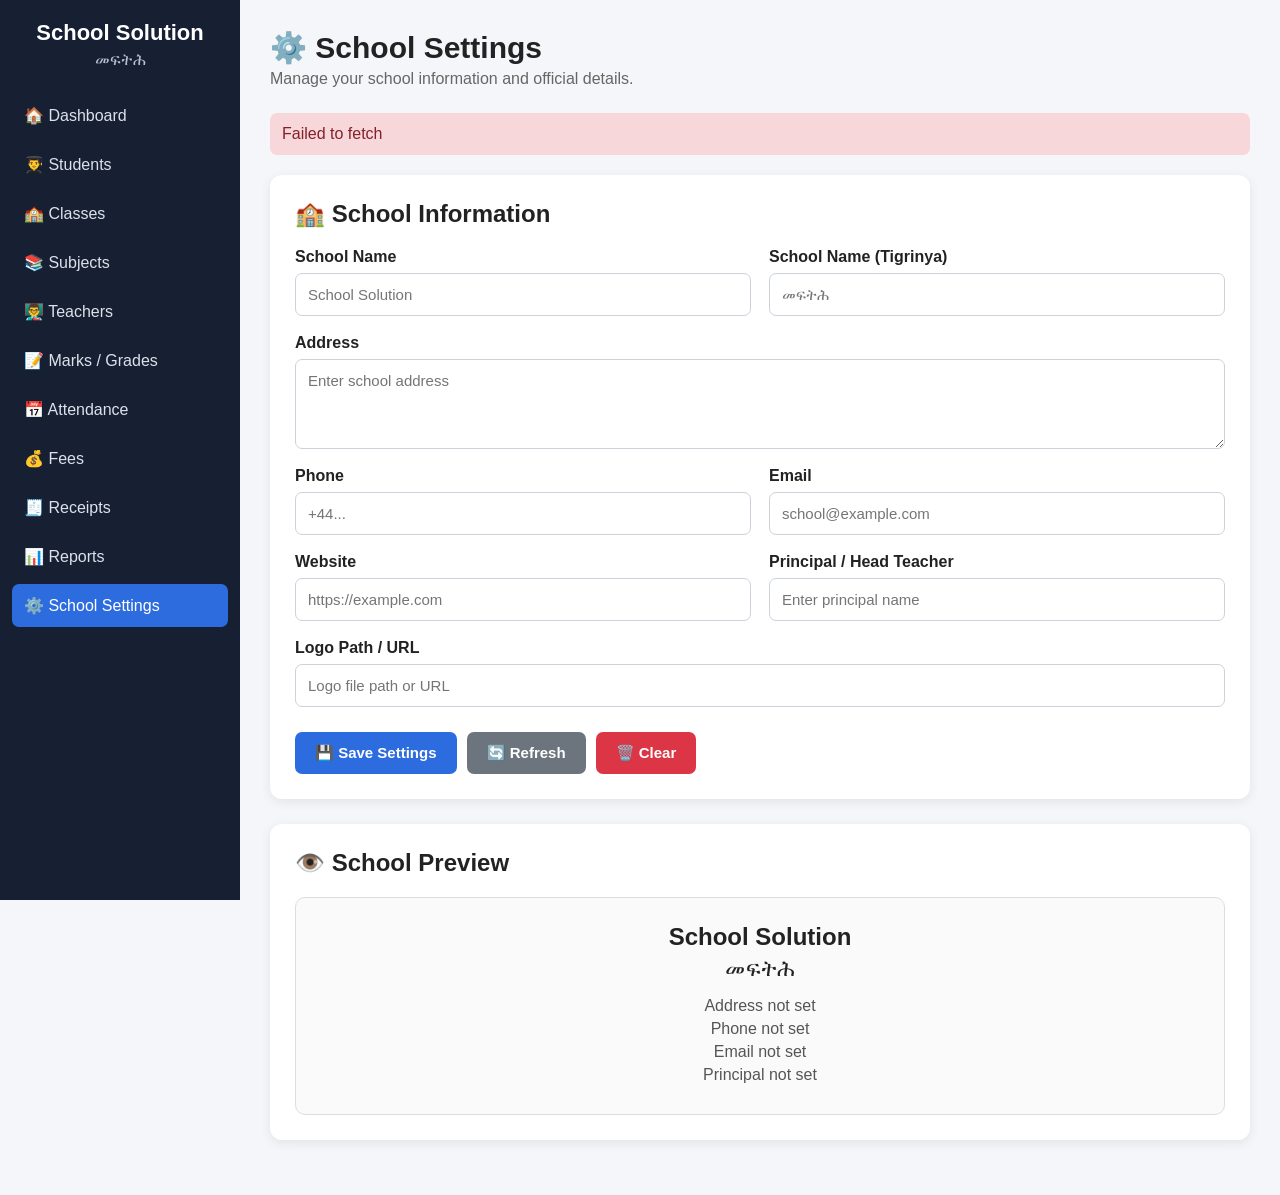
<file: backend/frontend/settings.html>
<!DOCTYPE html>
<html lang="en">
<head>
    <meta charset="UTF-8">
    <meta name="viewport" content="width=device-width, initial-scale=1.0">

    <title>School Settings - School Solution</title>

    <style>
        * {
            box-sizing: border-box;
            margin: 0;
            padding: 0;
            font-family: Arial, sans-serif;
        }

        body {
            background: #f4f6f9;
            color: #222;
        }

        .layout {
            display: flex;
            min-height: 100vh;
        }

        /* SIDEBAR */
        .sidebar {
            width: 240px;
            background: #172033;
            color: white;
            padding: 20px 12px;
            position: fixed;
            top: 0;
            bottom: 0;
            left: 0;
            overflow-y: auto;
        }

        .logo {
            text-align: center;
            margin-bottom: 25px;
        }

        .logo h2 {
            font-size: 22px;
        }

        .logo p {
            color: #b9c2d0;
            margin-top: 5px;
        }

        .menu {
            list-style: none;
        }

        .menu li {
            margin-bottom: 6px;
        }

        .menu a {
            display: block;
            color: #dce2eb;
            text-decoration: none;
            padding: 12px;
            border-radius: 7px;
            transition: 0.2s;
        }

        .menu a:hover,
        .menu a.active {
            background: #2d6cdf;
            color: white;
        }

        /* MAIN */
        .main {
            margin-left: 240px;
            width: calc(100% - 240px);
            padding: 30px;
        }

        .header {
            margin-bottom: 25px;
        }

        .header h1 {
            font-size: 30px;
            margin-bottom: 5px;
        }

        .header p {
            color: #666;
        }

        /* CARD */
        .card {
            background: white;
            border-radius: 12px;
            padding: 25px;
            box-shadow: 0 3px 12px rgba(0,0,0,0.08);
            margin-bottom: 25px;
        }

        .card h2 {
            margin-bottom: 20px;
        }

        .form-grid {
            display: grid;
            grid-template-columns: repeat(2, 1fr);
            gap: 18px;
        }

        .form-group {
            display: flex;
            flex-direction: column;
        }

        .form-group.full {
            grid-column: 1 / -1;
        }

        label {
            font-weight: bold;
            margin-bottom: 7px;
        }

        input,
        textarea {
            width: 100%;
            border: 1px solid #ccd2da;
            border-radius: 7px;
            padding: 12px;
            font-size: 15px;
            outline: none;
        }

        textarea {
            min-height: 90px;
            resize: vertical;
        }

        input:focus,
        textarea:focus {
            border-color: #2d6cdf;
        }

        /* BUTTONS */
        .buttons {
            margin-top: 25px;
            display: flex;
            gap: 10px;
            flex-wrap: wrap;
        }

        button {
            border: none;
            border-radius: 7px;
            padding: 12px 20px;
            cursor: pointer;
            font-size: 15px;
            font-weight: bold;
        }

        .btn-save {
            background: #2d6cdf;
            color: white;
        }

        .btn-save:hover {
            background: #1f56b8;
        }

        .btn-refresh {
            background: #6c757d;
            color: white;
        }

        .btn-clear {
            background: #dc3545;
            color: white;
        }

        /* MESSAGE */
        #message {
            display: none;
            padding: 12px;
            border-radius: 7px;
            margin-bottom: 20px;
        }

        .success {
            background: #d1e7dd;
            color: #0f5132;
        }

        .error {
            background: #f8d7da;
            color: #842029;
        }

        /* PREVIEW */
        .preview {
            border: 1px solid #ddd;
            border-radius: 10px;
            padding: 25px;
            text-align: center;
            background: #fafafa;
        }

        .preview h2 {
            margin-bottom: 5px;
        }

        .preview .tigrinya {
            font-size: 22px;
            margin-bottom: 15px;
        }

        .preview p {
            color: #555;
            margin: 5px;
        }

        /* MOBILE */
        @media (max-width: 800px) {
            .sidebar {
                width: 190px;
            }

            .main {
                margin-left: 190px;
                width: calc(100% - 190px);
                padding: 20px;
            }

            .form-grid {
                grid-template-columns: 1fr;
            }

            .form-group.full {
                grid-column: auto;
            }
        }

        @media (max-width: 600px) {
            .sidebar {
                position: relative;
                width: 100%;
                min-height: auto;
            }

            .layout {
                display: block;
            }

            .main {
                margin-left: 0;
                width: 100%;
            }
        }
    </style>
</head>

<body>

<div class="layout">

    <!-- SIDEBAR -->
    <aside class="sidebar">

        <div class="logo">
            <h2>School Solution</h2>
            <p>መፍትሕ</p>
        </div>

        <ul class="menu">

            <li>
                <a href="index.html">🏠 Dashboard</a>
            </li>

            <li>
                <a href="students.html">👨‍🎓 Students</a>
            </li>

            <li>
                <a href="classes.html">🏫 Classes</a>
            </li>

            <li>
                <a href="subjects.html">📚 Subjects</a>
            </li>

            <li>
                <a href="teachers.html">👨‍🏫 Teachers</a>
            </li>

            <li>
                <a href="marks.html">📝 Marks / Grades</a>
            </li>

            <li>
                <a href="attendance.html">📅 Attendance</a>
            </li>

            <li>
                <a href="fees.html">💰 Fees</a>
            </li>

            <li>
                <a href="receipts.html">🧾 Receipts</a>
            </li>

            <li>
                <a href="reports.html">📊 Reports</a>
            </li>

            <li>
                <a href="settings.html" class="active">⚙️ School Settings</a>
            </li>

        </ul>

    </aside>


    <!-- MAIN CONTENT -->
    <main class="main">

        <div class="header">
            <h1>⚙️ School Settings</h1>
            <p>Manage your school information and official details.</p>
        </div>


        <!-- MESSAGE -->
        <div id="message"></div>


        <!-- SETTINGS FORM -->
        <div class="card">

            <h2>🏫 School Information</h2>

            <div class="form-grid">

                <div class="form-group">
                    <label for="schoolName">
                        School Name
                    </label>

                    <input
                        type="text"
                        id="schoolName"
                        placeholder="School Solution"
                    >
                </div>


                <div class="form-group">
                    <label for="schoolNameTigrinya">
                        School Name (Tigrinya)
                    </label>

                    <input
                        type="text"
                        id="schoolNameTigrinya"
                        placeholder="መፍትሕ"
                    >
                </div>


                <div class="form-group full">
                    <label for="address">
                        Address
                    </label>

                    <textarea
                        id="address"
                        placeholder="Enter school address"
                    ></textarea>
                </div>


                <div class="form-group">
                    <label for="phone">
                        Phone
                    </label>

                    <input
                        type="text"
                        id="phone"
                        placeholder="+44..."
                    >
                </div>


                <div class="form-group">
                    <label for="email">
                        Email
                    </label>

                    <input
                        type="email"
                        id="email"
                        placeholder="school@example.com"
                    >
                </div>


                <div class="form-group">
                    <label for="website">
                        Website
                    </label>

                    <input
                        type="text"
                        id="website"
                        placeholder="https://example.com"
                    >
                </div>


                <div class="form-group">
                    <label for="principalName">
                        Principal / Head Teacher
                    </label>

                    <input
                        type="text"
                        id="principalName"
                        placeholder="Enter principal name"
                    >
                </div>


                <div class="form-group full">
                    <label for="logoPath">
                        Logo Path / URL
                    </label>

                    <input
                        type="text"
                        id="logoPath"
                        placeholder="Logo file path or URL"
                    >
                </div>

            </div>


            <div class="buttons">

                <button
                    class="btn-save"
                    onclick="saveSettings()">
                    💾 Save Settings
                </button>

                <button
                    class="btn-refresh"
                    onclick="loadSettings()">
                    🔄 Refresh
                </button>

                <button
                    class="btn-clear"
                    onclick="clearForm()">
                    🗑️ Clear
                </button>

            </div>

        </div>


        <!-- PREVIEW -->
        <div class="card">

            <h2>👁️ School Preview</h2>

            <div class="preview">

                <h2 id="previewSchoolName">
                    School Solution
                </h2>

                <div
                    class="tigrinya"
                    id="previewTigrinya">
                    መፍትሕ
                </div>

                <p id="previewAddress">
                    Address not set
                </p>

                <p id="previewPhone">
                    Phone not set
                </p>

                <p id="previewEmail">
                    Email not set
                </p>

                <p id="previewPrincipal">
                    Principal not set
                </p>

            </div>

        </div>

    </main>

</div>


<script>

const API_URL = "http://127.0.0.1:8000";


/* ================================
   SHOW MESSAGE
================================ */

function showMessage(message, type = "success") {

    const box = document.getElementById("message");

    box.textContent = message;

    box.className = type;

    box.style.display = "block";

    setTimeout(() => {
        box.style.display = "none";
    }, 4000);
}


/* ================================
   LOAD SETTINGS
================================ */

async function loadSettings() {

    try {

        const response = await fetch(
            `${API_URL}/api/settings/`
        );

        if (!response.ok) {
            throw new Error(
                "Unable to load school settings."
            );
        }

        const data = await response.json();


        document.getElementById("schoolName").value =
            data.school_name || "";

        document.getElementById("schoolNameTigrinya").value =
            data.school_name_tigrinya || "";

        document.getElementById("address").value =
            data.address || "";

        document.getElementById("phone").value =
            data.phone || "";

        document.getElementById("email").value =
            data.email || "";

        document.getElementById("website").value =
            data.website || "";

        document.getElementById("principalName").value =
            data.principal_name || "";

        document.getElementById("logoPath").value =
            data.logo_path || "";


        updatePreview();

    } catch (error) {

        console.error(error);

        showMessage(
            error.message,
            "error"
        );
    }
}


/* ================================
   SAVE SETTINGS
================================ */

async function saveSettings() {

    const data = {

        school_name:
            document.getElementById(
                "schoolName"
            ).value.trim(),

        school_name_tigrinya:
            document.getElementById(
                "schoolNameTigrinya"
            ).value.trim(),

        address:
            document.getElementById(
                "address"
            ).value.trim(),

        phone:
            document.getElementById(
                "phone"
            ).value.trim(),

        email:
            document.getElementById(
                "email"
            ).value.trim(),

        website:
            document.getElementById(
                "website"
            ).value.trim(),

        principal_name:
            document.getElementById(
                "principalName"
            ).value.trim(),

        logo_path:
            document.getElementById(
                "logoPath"
            ).value.trim()
    };


    if (!data.school_name) {

        showMessage(
            "School name is required.",
            "error"
        );

        return;
    }


    try {

        const response = await fetch(
            `${API_URL}/api/settings/`,
            {
                method: "PUT",

                headers: {
                    "Content-Type":
                        "application/json"
                },

                body: JSON.stringify(data)
            }
        );


        const result =
            await response.json();


        if (!response.ok) {

            throw new Error(
                result.detail ||
                "Failed to save settings."
            );
        }


        showMessage(
            "School settings saved successfully!",
            "success"
        );


        updatePreview();

    } catch (error) {

        console.error(error);

        showMessage(
            error.message,
            "error"
        );
    }
}


/* ================================
   CLEAR FORM
================================ */

function clearForm() {

    document.getElementById(
        "schoolName"
    ).value = "";

    document.getElementById(
        "schoolNameTigrinya"
    ).value = "";

    document.getElementById(
        "address"
    ).value = "";

    document.getElementById(
        "phone"
    ).value = "";

    document.getElementById(
        "email"
    ).value = "";

    document.getElementById(
        "website"
    ).value = "";

    document.getElementById(
        "principalName"
    ).value = "";

    document.getElementById(
        "logoPath"
    ).value = "";


    updatePreview();
}


/* ================================
   UPDATE PREVIEW
================================ */

function updatePreview() {

    const schoolName =
        document.getElementById(
            "schoolName"
        ).value.trim();

    const tigrinya =
        document.getElementById(
            "schoolNameTigrinya"
        ).value.trim();

    const address =
        document.getElementById(
            "address"
        ).value.trim();

    const phone =
        document.getElementById(
            "phone"
        ).value.trim();

    const email =
        document.getElementById(
            "email"
        ).value.trim();

    const principal =
        document.getElementById(
            "principalName"
        ).value.trim();


    document.getElementById(
        "previewSchoolName"
    ).textContent =
        schoolName || "School Solution";


    document.getElementById(
        "previewTigrinya"
    ).textContent =
        tigrinya || "መፍትሕ";


    document.getElementById(
        "previewAddress"
    ).textContent =
        address || "Address not set";


    document.getElementById(
        "previewPhone"
    ).textContent =
        phone || "Phone not set";


    document.getElementById(
        "previewEmail"
    ).textContent =
        email || "Email not set";


    document.getElementById(
        "previewPrincipal"
    ).textContent =
        principal ||
        "Principal not set";
}


/* ================================
   LIVE PREVIEW
================================ */

document
    .querySelectorAll("input, textarea")
    .forEach(element => {

        element.addEventListener(
            "input",
            updatePreview
        );

    });


/* ================================
   START
================================ */

loadSettings();

</script>

</body>
</html>
</file>
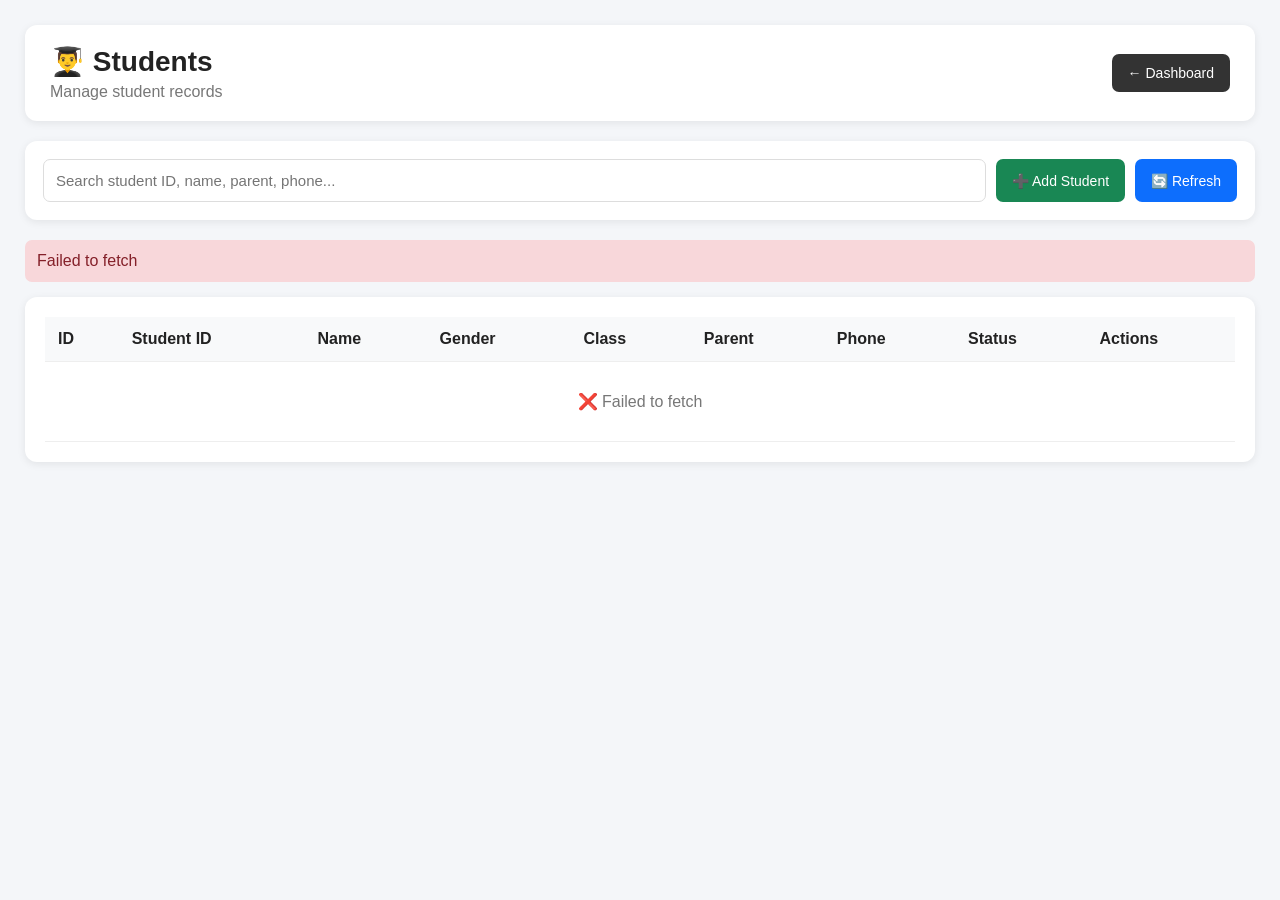
<file: backend/frontend/students.html>
<!DOCTYPE html>
<html lang="en">
<head>
<meta charset="UTF-8">
<meta name="viewport" content="width=device-width, initial-scale=1.0">

<title>Students - School Solution</title>

<style>

* {
    box-sizing: border-box;
    margin: 0;
    padding: 0;
}

body {
    font-family: Arial, sans-serif;
    background: #f4f6f9;
    color: #222;
}

.container {
    width: 100%;
    padding: 25px;
}

.header {
    background: white;
    padding: 20px 25px;
    border-radius: 12px;
    margin-bottom: 20px;
    display: flex;
    justify-content: space-between;
    align-items: center;
    box-shadow: 0 2px 8px rgba(0,0,0,.08);
}

.header h1 {
    font-size: 28px;
    margin-bottom: 5px;
}

.header p {
    color: #777;
}

button {
    border: none;
    padding: 11px 16px;
    border-radius: 7px;
    cursor: pointer;
    font-size: 14px;
}

.back-btn {
    background: #333;
    color: white;
}

.toolbar {
    background: white;
    padding: 18px;
    border-radius: 12px;
    margin-bottom: 20px;
    display: flex;
    gap: 10px;
    flex-wrap: wrap;
    box-shadow: 0 2px 8px rgba(0,0,0,.08);
}

.toolbar input {
    flex: 1;
    min-width: 250px;
    padding: 12px;
    border: 1px solid #ddd;
    border-radius: 7px;
    font-size: 15px;
}

.add-btn {
    background: #198754;
    color: white;
}

.refresh-btn {
    background: #0d6efd;
    color: white;
}

.form-card {
    display: none;
    background: white;
    padding: 25px;
    border-radius: 12px;
    margin-bottom: 20px;
    box-shadow: 0 2px 8px rgba(0,0,0,.08);
}

.form-card.active {
    display: block;
}

.form-card h2 {
    margin-bottom: 20px;
}

.form-grid {
    display: grid;
    grid-template-columns: repeat(2, 1fr);
    gap: 15px;
}

.form-group {
    display: flex;
    flex-direction: column;
    gap: 7px;
}

.form-group.full {
    grid-column: 1 / -1;
}

label {
    font-weight: bold;
}

input,
select,
textarea {
    padding: 12px;
    border: 1px solid #ddd;
    border-radius: 7px;
    font-size: 15px;
}

textarea {
    resize: vertical;
    min-height: 90px;
}

.form-buttons {
    margin-top: 20px;
    display: flex;
    gap: 10px;
}

.save-btn {
    background: #198754;
    color: white;
}

.cancel-btn {
    background: #6c757d;
    color: white;
}

.table-card {
    background: white;
    border-radius: 12px;
    padding: 20px;
    box-shadow: 0 2px 8px rgba(0,0,0,.08);
    overflow-x: auto;
}

table {
    width: 100%;
    border-collapse: collapse;
    min-width: 1100px;
}

th,
td {
    padding: 13px;
    border-bottom: 1px solid #eee;
    text-align: left;
}

th {
    background: #f8f9fa;
}

tr:hover {
    background: #fafafa;
}

.actions {
    display: flex;
    gap: 5px;
    flex-wrap: wrap;
}

.view-btn {
    background: #0dcaf0;
    color: #000;
}

.edit-btn {
    background: #ffc107;
    color: #000;
}

.delete-btn {
    background: #dc3545;
    color: white;
}

.class-btn {
    background: #6f42c1;
    color: white;
}

.message {
    padding: 12px;
    border-radius: 7px;
    margin-bottom: 15px;
    display: none;
}

.success {
    display: block;
    background: #d1e7dd;
    color: #0f5132;
}

.error {
    display: block;
    background: #f8d7da;
    color: #842029;
}

.empty {
    text-align: center;
    padding: 30px;
    color: #777;
}

.modal {
    display: none;
    position: fixed;
    z-index: 999;
    left: 0;
    top: 0;
    width: 100%;
    height: 100%;
    background: rgba(0,0,0,.5);
    padding: 30px;
}

.modal.active {
    display: flex;
    justify-content: center;
    align-items: center;
}

.modal-content {
    background: white;
    width: 90%;
    max-width: 750px;
    max-height: 85vh;
    overflow-y: auto;
    border-radius: 12px;
    padding: 25px;
}

.modal-header {
    display: flex;
    justify-content: space-between;
    align-items: center;
    margin-bottom: 20px;
}

.close-btn {
    background: #dc3545;
    color: white;
}

.detail-row {
    padding: 12px;
    border-bottom: 1px solid #eee;
}

.detail-row strong {
    display: inline-block;
    min-width: 150px;
}

@media (max-width: 700px) {

    .container {
        padding: 10px;
    }

    .header {
        flex-direction: column;
        gap: 15px;
        align-items: flex-start;
    }

    .form-grid {
        grid-template-columns: 1fr;
    }

    .form-group.full {
        grid-column: auto;
    }

}

</style>
</head>

<body>

<div class="container">

    <!-- HEADER -->

    <div class="header">

        <div>
            <h1>👨‍🎓 Students</h1>
            <p>Manage student records</p>
        </div>

        <button
            class="back-btn"
            onclick="goDashboard()"
        >
            ← Dashboard
        </button>

    </div>


    <!-- TOOLBAR -->

    <div class="toolbar">

        <input
            type="text"
            id="searchInput"
            placeholder="Search student ID, name, parent, phone..."
            oninput="filterStudents()"
        >

        <button
            class="add-btn"
            onclick="openAddForm()"
        >
            ➕ Add Student
        </button>

        <button
            class="refresh-btn"
            onclick="loadStudents()"
        >
            🔄 Refresh
        </button>

    </div>


    <!-- MESSAGE -->

    <div
        id="message"
        class="message"
    ></div>


    <!-- FORM -->

    <div
        id="formCard"
        class="form-card"
    >

        <h2 id="formTitle">
            Add Student
        </h2>


        <div class="form-grid">


            <div class="form-group">

                <label>
                    Student ID *
                </label>

                <input
                    type="text"
                    id="studentId"
                    placeholder="Example: STU001"
                >

            </div>


            <div class="form-group">

                <label>
                    First Name *
                </label>

                <input
                    type="text"
                    id="firstName"
                    placeholder="First name"
                >

            </div>


            <div class="form-group">

                <label>
                    Last Name *
                </label>

                <input
                    type="text"
                    id="lastName"
                    placeholder="Last name"
                >

            </div>


            <div class="form-group">

                <label>
                    Date of Birth
                </label>

                <input
                    type="date"
                    id="dateOfBirth"
                >

            </div>


            <div class="form-group">

                <label>
                    Gender
                </label>

                <select id="gender">

                    <option value="">
                        Select Gender
                    </option>

                    <option value="Male">
                        Male
                    </option>

                    <option value="Female">
                        Female
                    </option>

                    <option value="Other">
                        Other
                    </option>

                </select>

            </div>


            <div class="form-group">

                <label>
                    Class
                </label>

                <select id="classId">

                    <option value="">
                        Select Class
                    </option>

                </select>

            </div>


            <div class="form-group">

                <label>
                    Parent / Guardian Name
                </label>

                <input
                    type="text"
                    id="parentName"
                    placeholder="Parent name"
                >

            </div>


            <div class="form-group">

                <label>
                    Parent Phone
                </label>

                <input
                    type="text"
                    id="parentPhone"
                    placeholder="Phone number"
                >

            </div>


            <div class="form-group">

                <label>
                    Email
                </label>

                <input
                    type="email"
                    id="email"
                    placeholder="Email address"
                >

            </div>


            <div class="form-group">

                <label>
                    Admission Date
                </label>

                <input
                    type="date"
                    id="admissionDate"
                >

            </div>


            <div class="form-group full">

                <label>
                    Address
                </label>

                <textarea
                    id="address"
                    placeholder="Student address"
                ></textarea>

            </div>

        </div>


        <div class="form-buttons">

            <button
                class="save-btn"
                onclick="saveStudent()"
            >
                💾 Save Student
            </button>

            <button
                class="cancel-btn"
                onclick="closeForm()"
            >
                Cancel
            </button>

        </div>

    </div>


    <!-- TABLE -->

    <div class="table-card">

        <table>

            <thead>

                <tr>

                    <th>ID</th>

                    <th>Student ID</th>

                    <th>Name</th>

                    <th>Gender</th>

                    <th>Class</th>

                    <th>Parent</th>

                    <th>Phone</th>

                    <th>Status</th>

                    <th>Actions</th>

                </tr>

            </thead>

            <tbody id="studentsTable">

                <tr>

                    <td
                        colspan="9"
                        class="empty"
                    >
                        Loading students...
                    </td>

                </tr>

            </tbody>

        </table>

    </div>

</div>


<!-- VIEW MODAL -->

<div
    id="viewModal"
    class="modal"
>

    <div class="modal-content">

        <div class="modal-header">

            <h2>
                Student Details
            </h2>

            <button
                class="close-btn"
                onclick="closeModal()"
            >
                ✕
            </button>

        </div>

        <div id="studentDetails"></div>

    </div>

</div>


<script>

const API_URL =
    "http://127.0.0.1:8000";

let students = [];

let classes = [];

let editingId = null;


// ======================================================
// START
// ======================================================

document.addEventListener(
    "DOMContentLoaded",
    async function () {

        await loadClasses();

        await loadStudents();

    }
);


// ======================================================
// DASHBOARD
// ======================================================

function goDashboard() {

    window.location.href =
        "dashboard.html";

}


// ======================================================
// LOAD CLASSES
// ======================================================

async function loadClasses() {

    try {

        const response =
            await fetch(
                `${API_URL}/api/classes/`
            );

        const result =
            await response.json();

        if (!response.ok) {

            throw new Error(
                result.detail ||
                "Unable to load classes."
            );

        }

        classes = result;

        const select =
            document.getElementById(
                "classId"
            );

        select.innerHTML = `
            <option value="">
                Select Class
            </option>
        `;

        classes.forEach(function (item) {

            const option =
                document.createElement(
                    "option"
                );

            option.value = item.id;

            option.textContent =
                `${item.name} (${item.academic_year})`;

            select.appendChild(option);

        });

    }

    catch (error) {

        console.error(error);

        showMessage(
            "Could not load classes: " +
            error.message,
            "error"
        );

    }

}


// ======================================================
// LOAD STUDENTS
// ======================================================

async function loadStudents() {

    const table =
        document.getElementById(
            "studentsTable"
        );

    table.innerHTML = `
        <tr>
            <td colspan="9" class="empty">
                Loading students...
            </td>
        </tr>
    `;

    try {

        const response =
            await fetch(
                `${API_URL}/api/students/`
            );

        const result =
            await response.json();

        if (!response.ok) {

            throw new Error(
                result.detail ||
                "Unable to load students."
            );

        }

        students = result;

        renderStudents(students);

    }

    catch (error) {

        console.error(error);

        table.innerHTML = `
            <tr>
                <td
                    colspan="9"
                    class="empty"
                >
                    ❌ ${escapeHtml(
                        error.message
                    )}
                </td>
            </tr>
        `;

        showMessage(
            error.message,
            "error"
        );

    }

}


// ======================================================
// RENDER STUDENTS
// ======================================================

function renderStudents(data) {

    const table =
        document.getElementById(
            "studentsTable"
        );


    if (!data || data.length === 0) {

        table.innerHTML = `
            <tr>
                <td
                    colspan="9"
                    class="empty"
                >
                    No students found.
                </td>
            </tr>
        `;

        return;

    }


    table.innerHTML =
        data.map(function (student) {

            const className =
                getClassName(
                    student.class_id
                );


            const fullName =
                `${student.first_name || ""} ${student.last_name || ""}`
                .trim();


            return `

                <tr>

                    <td>
                        ${student.id}
                    </td>

                    <td>
                        <strong>
                            ${escapeHtml(
                                student.student_id
                            )}
                        </strong>
                    </td>

                    <td>
                        ${escapeHtml(
                            fullName
                        )}
                    </td>

                    <td>
                        ${escapeHtml(
                            student.gender || "-"
                        )}
                    </td>

                    <td>
                        ${escapeHtml(
                            className
                        )}
                    </td>

                    <td>
                        ${escapeHtml(
                            student.parent_name || "-"
                        )}
                    </td>

                    <td>
                        ${escapeHtml(
                            student.parent_phone || "-"
                        )}
                    </td>

                    <td>
                        ${
                            student.is_active
                            ? "✅ Active"
                            : "❌ Inactive"
                        }
                    </td>

                    <td>

                        <div class="actions">

                            <button
                                class="view-btn"
                                onclick="viewStudent(${student.id})"
                            >
                                👁 View
                            </button>

                            <button
                                class="class-btn"
                                onclick="viewStudentClass(${student.id})"
                            >
                                🏫 Class
                            </button>

                            <button
                                class="edit-btn"
                                onclick="editStudent(${student.id})"
                            >
                                ✏️ Edit
                            </button>

                            <button
                                class="delete-btn"
                                onclick="deleteStudent(${student.id})"
                            >
                                🗑 Delete
                            </button>

                        </div>

                    </td>

                </tr>

            `;

        }).join("");

}


// ======================================================
// CLASS NAME
// ======================================================

function getClassName(classId) {

    if (!classId) {

        return "-";

    }

    const item =
        classes.find(
            c => c.id == classId
        );


    if (!item) {

        return `Class #${classId}`;

    }


    return `${item.name} (${item.academic_year})`;

}


// ======================================================
// SEARCH
// ======================================================

function filterStudents() {

    const search =
        document
            .getElementById(
                "searchInput"
            )
            .value
            .toLowerCase()
            .trim();


    if (!search) {

        renderStudents(students);

        return;

    }


    const filtered =
        students.filter(
            function (student) {

                const fullName =
                    `${student.first_name || ""} ${student.last_name || ""}`;

                return (

                    String(
                        student.id || ""
                    )
                    .toLowerCase()
                    .includes(search)

                    ||

                    String(
                        student.student_id || ""
                    )
                    .toLowerCase()
                    .includes(search)

                    ||

                    fullName
                        .toLowerCase()
                        .includes(search)

                    ||

                    String(
                        student.parent_name || ""
                    )
                    .toLowerCase()
                    .includes(search)

                    ||

                    String(
                        student.parent_phone || ""
                    )
                    .toLowerCase()
                    .includes(search)

                    ||

                    getClassName(
                        student.class_id
                    )
                    .toLowerCase()
                    .includes(search)

                );

            }
        );


    renderStudents(filtered);

}


// ======================================================
// OPEN ADD FORM
// ======================================================

function openAddForm() {

    editingId = null;

    document.getElementById(
        "formTitle"
    ).textContent =
        "Add Student";


    clearForm();


    document.getElementById(
        "formCard"
    ).classList.add("active");


    window.scrollTo({
        top: 0,
        behavior: "smooth"
    });

}


// ======================================================
// CLEAR FORM
// ======================================================

function clearForm() {

    document.getElementById(
        "studentId"
    ).value = "";

    document.getElementById(
        "firstName"
    ).value = "";

    document.getElementById(
        "lastName"
    ).value = "";

    document.getElementById(
        "dateOfBirth"
    ).value = "";

    document.getElementById(
        "gender"
    ).value = "";

    document.getElementById(
        "classId"
    ).value = "";

    document.getElementById(
        "parentName"
    ).value = "";

    document.getElementById(
        "parentPhone"
    ).value = "";

    document.getElementById(
        "email"
    ).value = "";

    document.getElementById(
        "admissionDate"
    ).value = "";

    document.getElementById(
        "address"
    ).value = "";

}


// ======================================================
// CLOSE FORM
// ======================================================

function closeForm() {

    editingId = null;

    document.getElementById(
        "formCard"
    ).classList.remove("active");

}


// ======================================================
// SAVE STUDENT
// ======================================================

async function saveStudent() {

    const studentId =
        document
            .getElementById("studentId")
            .value
            .trim();

    const firstName =
        document
            .getElementById("firstName")
            .value
            .trim();

    const lastName =
        document
            .getElementById("lastName")
            .value
            .trim();

    const dateOfBirth =
        document
            .getElementById("dateOfBirth")
            .value;

    const gender =
        document
            .getElementById("gender")
            .value;

    const classId =
        document
            .getElementById("classId")
            .value;

    const parentName =
        document
            .getElementById("parentName")
            .value
            .trim();

    const parentPhone =
        document
            .getElementById("parentPhone")
            .value
            .trim();

    const email =
        document
            .getElementById("email")
            .value
            .trim();

    const admissionDate =
        document
            .getElementById("admissionDate")
            .value;

    const address =
        document
            .getElementById("address")
            .value
            .trim();


    if (!studentId) {

        showMessage(
            "Student ID is required.",
            "error"
        );

        return;

    }


    if (!firstName) {

        showMessage(
            "First name is required.",
            "error"
        );

        return;

    }


    if (!lastName) {

        showMessage(
            "Last name is required.",
            "error"
        );

        return;

    }


    const data = {

        student_id: studentId,

        first_name: firstName,

        last_name: lastName,

        date_of_birth:
            dateOfBirth || null,

        gender:
            gender || "",

        parent_name:
            parentName || "",

        parent_phone:
            parentPhone || "",

        email:
            email || "",

        address:
            address || "",

        class_id:
            classId
                ? Number(classId)
                : null,

        admission_date:
            admissionDate || null

    };


    try {

        let response;


        if (editingId) {

            response =
                await fetch(
                    `${API_URL}/api/students/${editingId}`,
                    {
                        method: "PUT",

                        headers: {
                            "Content-Type":
                                "application/json"
                        },

                        body:
                            JSON.stringify(data)
                    }
                );

        }

        else {

            response =
                await fetch(
                    `${API_URL}/api/students/`,
                    {
                        method: "POST",

                        headers: {
                            "Content-Type":
                                "application/json"
                        },

                        body:
                            JSON.stringify(data)
                    }
                );

        }


        const result =
            await response.json();


        if (!response.ok) {

            let errorMessage =
                result.detail ||
                "Unable to save student.";


            if (
                Array.isArray(
                    result.detail
                )
            ) {

                errorMessage =
                    result.detail
                        .map(
                            e =>
                                `${e.loc?.join(".")}: ${e.msg}`
                        )
                        .join("\n");

            }


            throw new Error(
                errorMessage
            );

        }


        showMessage(
            editingId
                ? "Student updated successfully."
                : "Student added successfully.",
            "success"
        );


        closeForm();

        await loadStudents();

    }

    catch (error) {

        console.error(error);

        showMessage(
            error.message,
            "error"
        );

    }

}


// ======================================================
// EDIT STUDENT
// ======================================================

async function editStudent(id) {

    try {

        const response =
            await fetch(
                `${API_URL}/api/students/${id}`
            );


        const student =
            await response.json();


        if (!response.ok) {

            throw new Error(
                student.detail ||
                "Unable to load student."
            );

        }


        editingId = id;


        document.getElementById(
            "formTitle"
        ).textContent =
            "Edit Student";


        document.getElementById(
            "studentId"
        ).value =
            student.student_id || "";


        document.getElementById(
            "firstName"
        ).value =
            student.first_name || "";


        document.getElementById(
            "lastName"
        ).value =
            student.last_name || "";


        document.getElementById(
            "dateOfBirth"
        ).value =
            formatDate(
                student.date_of_birth
            );


        document.getElementById(
            "gender"
        ).value =
            student.gender || "";


        document.getElementById(
            "classId"
        ).value =
            student.class_id || "";


        document.getElementById(
            "parentName"
        ).value =
            student.parent_name || "";


        document.getElementById(
            "parentPhone"
        ).value =
            student.parent_phone || "";


        document.getElementById(
            "email"
        ).value =
            student.email || "";


        document.getElementById(
            "admissionDate"
        ).value =
            formatDate(
                student.admission_date
            );


        document.getElementById(
            "address"
        ).value =
            student.address || "";


        document.getElementById(
            "formCard"
        ).classList.add("active");


        window.scrollTo({
            top: 0,
            behavior: "smooth"
        });

    }

    catch (error) {

        showMessage(
            error.message,
            "error"
        );

    }

}


// ======================================================
// VIEW STUDENT
// ======================================================

async function viewStudent(id) {

    try {

        const response =
            await fetch(
                `${API_URL}/api/students/${id}`
            );


        const student =
            await response.json();


        if (!response.ok) {

            throw new Error(
                student.detail ||
                "Unable to load student."
            );

        }


        const fullName =
            `${student.first_name || ""} ${student.last_name || ""}`
            .trim();


        document.getElementById(
            "studentDetails"
        ).innerHTML = `

            <div class="detail-row">
                <strong>ID:</strong>
                ${student.id}
            </div>

            <div class="detail-row">
                <strong>Student ID:</strong>
                ${escapeHtml(
                    student.student_id
                )}
            </div>

            <div class="detail-row">
                <strong>Name:</strong>
                ${escapeHtml(
                    fullName
                )}
            </div>

            <div class="detail-row">
                <strong>Date of Birth:</strong>
                ${escapeHtml(
                    formatDate(
                        student.date_of_birth
                    ) || "-"
                )}
            </div>

            <div class="detail-row">
                <strong>Gender:</strong>
                ${escapeHtml(
                    student.gender || "-"
                )}
            </div>

            <div class="detail-row">
                <strong>Class:</strong>
                ${escapeHtml(
                    getClassName(
                        student.class_id
                    )
                )}
            </div>

            <div class="detail-row">
                <strong>Parent / Guardian:</strong>
                ${escapeHtml(
                    student.parent_name || "-"
                )}
            </div>

            <div class="detail-row">
                <strong>Parent Phone:</strong>
                ${escapeHtml(
                    student.parent_phone || "-"
                )}
            </div>

            <div class="detail-row">
                <strong>Email:</strong>
                ${escapeHtml(
                    student.email || "-"
                )}
            </div>

            <div class="detail-row">
                <strong>Address:</strong>
                ${escapeHtml(
                    student.address || "-"
                )}
            </div>

            <div class="detail-row">
                <strong>Admission Date:</strong>
                ${escapeHtml(
                    formatDate(
                        student.admission_date
                    ) || "-"
                )}
            </div>

            <div class="detail-row">
                <strong>Status:</strong>
                ${
                    student.is_active
                    ? "✅ Active"
                    : "❌ Inactive"
                }
            </div>

        `;


        document.getElementById(
            "viewModal"
        ).classList.add("active");

    }

    catch (error) {

        showMessage(
            error.message,
            "error"
        );

    }

}


// ======================================================
// VIEW STUDENT CLASS
// ======================================================

function viewStudentClass(id) {

    const student =
        students.find(
            s => s.id === id
        );


    if (!student) return;


    const className =
        getClassName(
            student.class_id
        );


    alert(
        `Student: ${student.first_name} ${student.last_name}\n\n` +
        `Class: ${className}`
    );

}


// ======================================================
// DELETE STUDENT
// ======================================================

async function deleteStudent(id) {

    const student =
        students.find(
            s => s.id === id
        );


    if (!student) return;


    const fullName =
        `${student.first_name || ""} ${student.last_name || ""}`
        .trim();


    const confirmed =
        confirm(
            `Delete student "${fullName}"?\n\n` +
            `Student ID: ${student.student_id}`
        );


    if (!confirmed) return;


    try {

        const response =
            await fetch(
                `${API_URL}/api/students/${id}`,
                {
                    method: "DELETE"
                }
            );


        const result =
            await response.json();


        if (!response.ok) {

            throw new Error(
                result.detail ||
                "Unable to delete student."
            );

        }


        showMessage(
            "Student deleted successfully.",
            "success"
        );


        await loadStudents();

    }

    catch (error) {

        console.error(error);

        showMessage(
            error.message,
            "error"
        );

    }

}


// ======================================================
// CLOSE MODAL
// ======================================================

function closeModal() {

    document.getElementById(
        "viewModal"
    ).classList.remove("active");

}


// ======================================================
// DATE FORMAT
// ======================================================

function formatDate(value) {

    if (!value) {

        return "";

    }


    return String(value)
        .substring(0, 10);

}


// ======================================================
// MESSAGE
// ======================================================

function showMessage(
    message,
    type
) {

    const element =
        document.getElementById(
            "message"
        );


    element.textContent =
        message;


    element.className =
        `message ${type}`;


    setTimeout(
        function () {

            element.className =
                "message";

        },
        5000
    );

}


// ======================================================
// ESCAPE HTML
// ======================================================

function escapeHtml(value) {

    if (
        value === null ||
        value === undefined
    ) {

        return "";

    }


    return String(value)
        .replace(
            /&/g,
            "&amp;"
        )
        .replace(
            /</g,
            "&lt;"
        )
        .replace(
            />/g,
            "&gt;"
        )
        .replace(
            /"/g,
            "&quot;"
        )
        .replace(
            /'/g,
            "&#039;"
        );

}

</script>

</body>
</html>
</file>
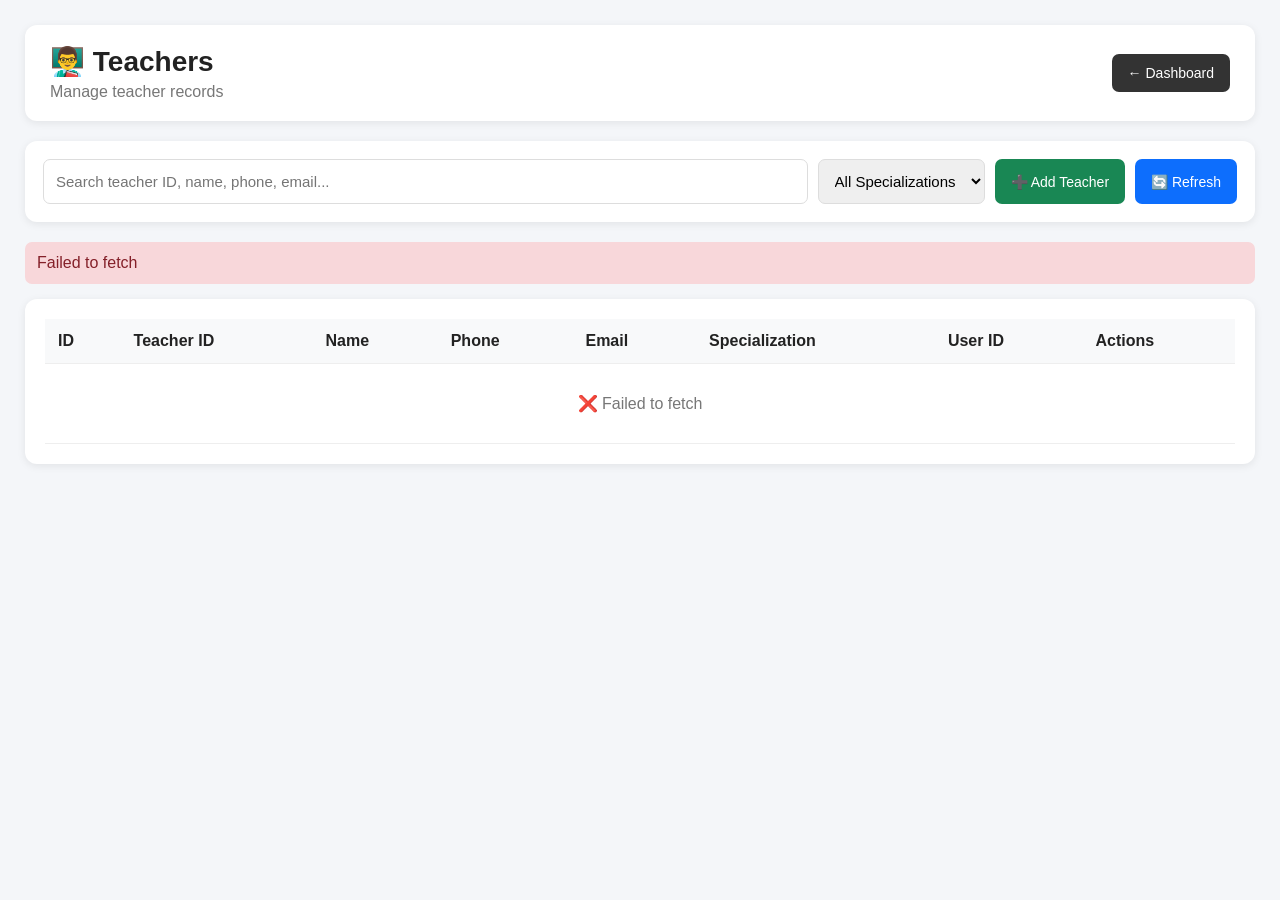
<file: backend/frontend/teachers.html>
<!DOCTYPE html>
<html lang="en">
<head>
<meta charset="UTF-8">
<meta name="viewport" content="width=device-width, initial-scale=1.0">

<title>Teachers - School Solution</title>

<style>

* {
    box-sizing: border-box;
    margin: 0;
    padding: 0;
}

body {
    font-family: Arial, sans-serif;
    background: #f4f6f9;
    color: #222;
}

.container {
    width: 100%;
    padding: 25px;
}

.header {
    background: white;
    padding: 20px 25px;
    border-radius: 12px;
    margin-bottom: 20px;
    display: flex;
    justify-content: space-between;
    align-items: center;
    box-shadow: 0 2px 8px rgba(0,0,0,.08);
}

.header h1 {
    font-size: 28px;
    margin-bottom: 5px;
}

.header p {
    color: #777;
}

button {
    border: none;
    padding: 11px 16px;
    border-radius: 7px;
    cursor: pointer;
    font-size: 14px;
}

.back-btn {
    background: #333;
    color: white;
}

.toolbar {
    background: white;
    padding: 18px;
    border-radius: 12px;
    margin-bottom: 20px;
    display: flex;
    gap: 10px;
    flex-wrap: wrap;
    box-shadow: 0 2px 8px rgba(0,0,0,.08);
}

.toolbar input {
    flex: 1;
    min-width: 250px;
    padding: 12px;
    border: 1px solid #ddd;
    border-radius: 7px;
    font-size: 15px;
}

.toolbar select {
    padding: 12px;
    border: 1px solid #ddd;
    border-radius: 7px;
}

.add-btn {
    background: #198754;
    color: white;
}

.refresh-btn {
    background: #0d6efd;
    color: white;
}

.form-card {
    display: none;
    background: white;
    padding: 25px;
    border-radius: 12px;
    margin-bottom: 20px;
    box-shadow: 0 2px 8px rgba(0,0,0,.08);
}

.form-card.active {
    display: block;
}

.form-card h2 {
    margin-bottom: 20px;
}

.form-grid {
    display: grid;
    grid-template-columns: repeat(2, 1fr);
    gap: 15px;
}

.form-group {
    display: flex;
    flex-direction: column;
    gap: 7px;
}

label {
    font-weight: bold;
}

input,
select {
    padding: 12px;
    border: 1px solid #ddd;
    border-radius: 7px;
    font-size: 15px;
}

.form-buttons {
    margin-top: 20px;
    display: flex;
    gap: 10px;
}

.save-btn {
    background: #198754;
    color: white;
}

.cancel-btn {
    background: #6c757d;
    color: white;
}

.table-card {
    background: white;
    border-radius: 12px;
    padding: 20px;
    box-shadow: 0 2px 8px rgba(0,0,0,.08);
    overflow-x: auto;
}

table {
    width: 100%;
    border-collapse: collapse;
    min-width: 950px;
}

th,
td {
    padding: 13px;
    border-bottom: 1px solid #eee;
    text-align: left;
}

th {
    background: #f8f9fa;
}

tr:hover {
    background: #fafafa;
}

.actions {
    display: flex;
    gap: 5px;
    flex-wrap: wrap;
}

.view-btn {
    background: #0dcaf0;
}

.edit-btn {
    background: #ffc107;
}

.delete-btn {
    background: #dc3545;
    color: white;
}

.message {
    padding: 12px;
    border-radius: 7px;
    margin-bottom: 15px;
    display: none;
    white-space: pre-line;
}

.success {
    display: block;
    background: #d1e7dd;
    color: #0f5132;
}

.error {
    display: block;
    background: #f8d7da;
    color: #842029;
}

.empty {
    text-align: center;
    padding: 30px;
    color: #777;
}

.modal {
    display: none;
    position: fixed;
    z-index: 999;
    left: 0;
    top: 0;
    width: 100%;
    height: 100%;
    background: rgba(0,0,0,.5);
    padding: 30px;
}

.modal.active {
    display: flex;
    justify-content: center;
    align-items: center;
}

.modal-content {
    background: white;
    width: 90%;
    max-width: 650px;
    border-radius: 12px;
    padding: 25px;
}

.modal-header {
    display: flex;
    justify-content: space-between;
    align-items: center;
    margin-bottom: 20px;
}

.close-btn {
    background: #dc3545;
    color: white;
}

.detail-row {
    padding: 13px;
    border-bottom: 1px solid #eee;
}

.detail-row strong {
    display: inline-block;
    min-width: 170px;
}

@media (max-width: 700px) {

    .container {
        padding: 10px;
    }

    .header {
        flex-direction: column;
        gap: 15px;
        align-items: flex-start;
    }

    .form-grid {
        grid-template-columns: 1fr;
    }

}

</style>
</head>

<body>

<div class="container">

    <!-- HEADER -->

    <div class="header">

        <div>
            <h1>👨‍🏫 Teachers</h1>
            <p>Manage teacher records</p>
        </div>

        <button
            class="back-btn"
            onclick="goDashboard()"
        >
            ← Dashboard
        </button>

    </div>


    <!-- TOOLBAR -->

    <div class="toolbar">

        <input
            type="text"
            id="searchInput"
            placeholder="Search teacher ID, name, phone, email..."
            oninput="filterTeachers()"
        >

        <select
            id="specializationFilter"
            onchange="filterTeachers()"
        >

            <option value="">
                All Specializations
            </option>

        </select>

        <button
            class="add-btn"
            onclick="openAddForm()"
        >
            ➕ Add Teacher
        </button>

        <button
            class="refresh-btn"
            onclick="loadTeachers()"
        >
            🔄 Refresh
        </button>

    </div>


    <!-- MESSAGE -->

    <div
        id="message"
        class="message"
    ></div>


    <!-- FORM -->

    <div
        id="formCard"
        class="form-card"
    >

        <h2 id="formTitle">
            Add Teacher
        </h2>


        <div class="form-grid">


            <div class="form-group">

                <label>
                    Teacher ID *
                </label>

                <input
                    type="text"
                    id="teacherId"
                    placeholder="Example: TCH001"
                >

            </div>


            <div class="form-group">

                <label>
                    First Name *
                </label>

                <input
                    type="text"
                    id="firstName"
                    placeholder="First name"
                >

            </div>


            <div class="form-group">

                <label>
                    Last Name
                </label>

                <input
                    type="text"
                    id="lastName"
                    placeholder="Last name"
                >

            </div>


            <div class="form-group">

                <label>
                    Phone
                </label>

                <input
                    type="text"
                    id="phone"
                    placeholder="Phone number"
                >

            </div>


            <div class="form-group">

                <label>
                    Email
                </label>

                <input
                    type="email"
                    id="email"
                    placeholder="Email address"
                >

            </div>


            <div class="form-group">

                <label>
                    Specialization
                </label>

                <input
                    type="text"
                    id="specialization"
                    placeholder="Example: Mathematics"
                >

            </div>


            <div class="form-group">

                <label>
                    User ID
                </label>

                <input
                    type="number"
                    id="userId"
                    placeholder="Optional user ID"
                    min="1"
                >

            </div>

        </div>


        <div class="form-buttons">

            <button
                class="save-btn"
                onclick="saveTeacher()"
            >
                💾 Save Teacher
            </button>

            <button
                class="cancel-btn"
                onclick="closeForm()"
            >
                Cancel
            </button>

        </div>

    </div>


    <!-- TABLE -->

    <div class="table-card">

        <table>

            <thead>

                <tr>

                    <th>ID</th>

                    <th>Teacher ID</th>

                    <th>Name</th>

                    <th>Phone</th>

                    <th>Email</th>

                    <th>Specialization</th>

                    <th>User ID</th>

                    <th>Actions</th>

                </tr>

            </thead>

            <tbody id="teachersTable">

                <tr>

                    <td
                        colspan="8"
                        class="empty"
                    >
                        Loading teachers...
                    </td>

                </tr>

            </tbody>

        </table>

    </div>

</div>


<!-- VIEW MODAL -->

<div
    id="viewModal"
    class="modal"
>

    <div class="modal-content">

        <div class="modal-header">

            <h2>
                Teacher Details
            </h2>

            <button
                class="close-btn"
                onclick="closeModal()"
            >
                ✕
            </button>

        </div>

        <div id="teacherDetails"></div>

    </div>

</div>


<script>

const API_URL =
    "http://127.0.0.1:8000";

let teachers = [];

let editingId = null;


// ======================================================
// START
// ======================================================

document.addEventListener(
    "DOMContentLoaded",
    function () {

        loadTeachers();

    }
);


// ======================================================
// DASHBOARD
// ======================================================

function goDashboard() {

    window.location.href =
        "dashboard.html";

}


// ======================================================
// LOAD TEACHERS
// ======================================================

async function loadTeachers() {

    const table =
        document.getElementById(
            "teachersTable"
        );

    table.innerHTML = `
        <tr>
            <td colspan="8" class="empty">
                Loading teachers...
            </td>
        </tr>
    `;


    try {

        const response =
            await fetch(
                `${API_URL}/api/teachers/`
            );


        const result =
            await response.json();


        if (!response.ok) {

            throw new Error(
                result.detail ||
                "Unable to load teachers."
            );

        }


        teachers = result;

        buildSpecializationFilter();

        renderTeachers(teachers);

    }

    catch (error) {

        console.error(error);

        table.innerHTML = `
            <tr>
                <td
                    colspan="8"
                    class="empty"
                >
                    ❌ ${escapeHtml(
                        error.message
                    )}
                </td>
            </tr>
        `;

        showMessage(
            error.message,
            "error"
        );

    }

}


// ======================================================
// SPECIALIZATION FILTER
// ======================================================

function buildSpecializationFilter() {

    const select =
        document.getElementById(
            "specializationFilter"
        );


    const current =
        select.value;


    const specializations =
        [
            ...new Set(
                teachers
                    .map(
                        teacher =>
                            (
                                teacher.specialization ||
                                ""
                            ).trim()
                    )
                    .filter(Boolean)
            )
        ]
        .sort();


    select.innerHTML = `
        <option value="">
            All Specializations
        </option>
    `;


    specializations.forEach(
        function (specialization) {

            const option =
                document.createElement(
                    "option"
                );

            option.value =
                specialization;

            option.textContent =
                specialization;

            select.appendChild(
                option
            );

        }
    );


    if (
        specializations.includes(
            current
        )
    ) {

        select.value =
            current;

    }

}


// ======================================================
// RENDER TEACHERS
// ======================================================

function renderTeachers(data) {

    const table =
        document.getElementById(
            "teachersTable"
        );


    if (
        !data ||
        data.length === 0
    ) {

        table.innerHTML = `
            <tr>
                <td
                    colspan="8"
                    class="empty"
                >
                    No teachers found.
                </td>
            </tr>
        `;

        return;

    }


    table.innerHTML =
        data.map(
            function (teacher) {

                const fullName =
                    `${teacher.first_name || ""} ${teacher.last_name || ""}`
                    .trim();


                return `

                    <tr>

                        <td>
                            ${teacher.id}
                        </td>

                        <td>
                            <strong>
                                ${escapeHtml(
                                    teacher.teacher_id
                                )}
                            </strong>
                        </td>

                        <td>
                            ${escapeHtml(
                                fullName
                            )}
                        </td>

                        <td>
                            ${escapeHtml(
                                teacher.phone || "-"
                            )}
                        </td>

                        <td>
                            ${escapeHtml(
                                teacher.email || "-"
                            )}
                        </td>

                        <td>
                            ${escapeHtml(
                                teacher.specialization || "-"
                            )}
                        </td>

                        <td>
                            ${
                                teacher.user_id ??
                                "-"
                            }
                        </td>

                        <td>

                            <div class="actions">

                                <button
                                    class="view-btn"
                                    onclick="viewTeacher(${teacher.id})"
                                >
                                    👁 View
                                </button>

                                <button
                                    class="edit-btn"
                                    onclick="editTeacher(${teacher.id})"
                                >
                                    ✏️ Edit
                                </button>

                                <button
                                    class="delete-btn"
                                    onclick="deleteTeacher(${teacher.id})"
                                >
                                    🗑 Delete
                                </button>

                            </div>

                        </td>

                    </tr>

                `;

            }
        ).join("");

}


// ======================================================
// SEARCH / FILTER
// ======================================================

function filterTeachers() {

    const search =
        document
            .getElementById(
                "searchInput"
            )
            .value
            .toLowerCase()
            .trim();


    const specialization =
        document
            .getElementById(
                "specializationFilter"
            )
            .value
            .toLowerCase()
            .trim();


    const filtered =
        teachers.filter(
            function (teacher) {

                const fullName =
                    `${teacher.first_name || ""} ${teacher.last_name || ""}`;


                const matchesSearch =
                    !search ||

                    String(
                        teacher.id || ""
                    )
                    .toLowerCase()
                    .includes(search)

                    ||

                    String(
                        teacher.teacher_id || ""
                    )
                    .toLowerCase()
                    .includes(search)

                    ||

                    fullName
                        .toLowerCase()
                        .includes(search)

                    ||

                    String(
                        teacher.phone || ""
                    )
                    .toLowerCase()
                    .includes(search)

                    ||

                    String(
                        teacher.email || ""
                    )
                    .toLowerCase()
                    .includes(search)

                    ||

                    String(
                        teacher.specialization || ""
                    )
                    .toLowerCase()
                    .includes(search);


                const matchesSpecialization =
                    !specialization ||

                    String(
                        teacher.specialization || ""
                    )
                    .toLowerCase() ===
                    specialization;


                return (
                    matchesSearch &&
                    matchesSpecialization
                );

            }
        );


    renderTeachers(filtered);

}


// ======================================================
// OPEN ADD FORM
// ======================================================

function openAddForm() {

    editingId = null;

    document.getElementById(
        "formTitle"
    ).textContent =
        "Add Teacher";


    clearForm();


    document.getElementById(
        "teacherId"
    ).disabled = false;


    document.getElementById(
        "formCard"
    ).classList.add(
        "active"
    );


    window.scrollTo({
        top: 0,
        behavior: "smooth"
    });

}


// ======================================================
// CLEAR FORM
// ======================================================

function clearForm() {

    document.getElementById(
        "teacherId"
    ).value = "";

    document.getElementById(
        "firstName"
    ).value = "";

    document.getElementById(
        "lastName"
    ).value = "";

    document.getElementById(
        "phone"
    ).value = "";

    document.getElementById(
        "email"
    ).value = "";

    document.getElementById(
        "specialization"
    ).value = "";

    document.getElementById(
        "userId"
    ).value = "";

}


// ======================================================
// CLOSE FORM
// ======================================================

function closeForm() {

    editingId = null;

    document.getElementById(
        "teacherId"
    ).disabled = false;

    document.getElementById(
        "formCard"
    ).classList.remove(
        "active"
    );

}


// ======================================================
// SAVE TEACHER
// ======================================================

async function saveTeacher() {

    const teacherId =
        document
            .getElementById(
                "teacherId"
            )
            .value
            .trim();


    const firstName =
        document
            .getElementById(
                "firstName"
            )
            .value
            .trim();


    const lastName =
        document
            .getElementById(
                "lastName"
            )
            .value
            .trim();


    const phone =
        document
            .getElementById(
                "phone"
            )
            .value
            .trim();


    const email =
        document
            .getElementById(
                "email"
            )
            .value
            .trim();


    const specialization =
        document
            .getElementById(
                "specialization"
            )
            .value
            .trim();


    const userIdValue =
        document
            .getElementById(
                "userId"
            )
            .value
            .trim();


    if (!editingId && !teacherId) {

        showMessage(
            "Teacher ID is required.",
            "error"
        );

        return;

    }


    if (!firstName) {

        showMessage(
            "First name is required.",
            "error"
        );

        return;

    }


    const data = {

        first_name:
            firstName,

        last_name:
            lastName,

        phone:
            phone,

        email:
            email,

        specialization:
            specialization,

        user_id:
            userIdValue
                ? Number(userIdValue)
                : null

    };


    try {

        let response;


        if (editingId) {

            response =
                await fetch(
                    `${API_URL}/api/teachers/${editingId}`,
                    {
                        method: "PUT",

                        headers: {
                            "Content-Type":
                                "application/json"
                        },

                        body:
                            JSON.stringify(
                                data
                            )
                    }
                );

        }

        else {

            response =
                await fetch(
                    `${API_URL}/api/teachers/`,
                    {
                        method: "POST",

                        headers: {
                            "Content-Type":
                                "application/json"
                        },

                        body:
                            JSON.stringify({
                                teacher_id:
                                    teacherId,

                                ...data
                            })
                    }
                );

        }


        const result =
            await response.json();


        if (!response.ok) {

            let errorMessage =
                result.detail ||
                "Unable to save teacher.";


            if (
                Array.isArray(
                    result.detail
                )
            ) {

                errorMessage =
                    result.detail
                        .map(
                            item =>
                                `${item.loc?.join(".")}: ${item.msg}`
                        )
                        .join("\n");

            }


            throw new Error(
                errorMessage
            );

        }


        showMessage(
            editingId
                ? "Teacher updated successfully."
                : "Teacher added successfully.",
            "success"
        );


        closeForm();

        await loadTeachers();

    }

    catch (error) {

        console.error(error);

        showMessage(
            error.message,
            "error"
        );

    }

}


// ======================================================
// EDIT TEACHER
// ======================================================

async function editTeacher(id) {

    try {

        const response =
            await fetch(
                `${API_URL}/api/teachers/${id}`
            );


        const teacher =
            await response.json();


        if (!response.ok) {

            throw new Error(
                teacher.detail ||
                "Unable to load teacher."
            );

        }


        editingId = id;


        document.getElementById(
            "formTitle"
        ).textContent =
            "Edit Teacher";


        document.getElementById(
            "teacherId"
        ).value =
            teacher.teacher_id || "";


        document.getElementById(
            "teacherId"
        ).disabled = true;


        document.getElementById(
            "firstName"
        ).value =
            teacher.first_name || "";


        document.getElementById(
            "lastName"
        ).value =
            teacher.last_name || "";


        document.getElementById(
            "phone"
        ).value =
            teacher.phone || "";


        document.getElementById(
            "email"
        ).value =
            teacher.email || "";


        document.getElementById(
            "specialization"
        ).value =
            teacher.specialization || "";


        document.getElementById(
            "userId"
        ).value =
            teacher.user_id || "";


        document.getElementById(
            "formCard"
        ).classList.add(
            "active"
        );


        window.scrollTo({
            top: 0,
            behavior: "smooth"
        });

    }

    catch (error) {

        showMessage(
            error.message,
            "error"
        );

    }

}


// ======================================================
// VIEW TEACHER
// ======================================================

async function viewTeacher(id) {

    try {

        const response =
            await fetch(
                `${API_URL}/api/teachers/${id}`
            );


        const teacher =
            await response.json();


        if (!response.ok) {

            throw new Error(
                teacher.detail ||
                "Unable to load teacher."
            );

        }


        const fullName =
            `${teacher.first_name || ""} ${teacher.last_name || ""}`
            .trim();


        document.getElementById(
            "teacherDetails"
        ).innerHTML = `

            <div class="detail-row">
                <strong>Database ID:</strong>
                ${teacher.id}
            </div>

            <div class="detail-row">
                <strong>Teacher ID:</strong>
                ${escapeHtml(
                    teacher.teacher_id
                )}
            </div>

            <div class="detail-row">
                <strong>Name:</strong>
                ${escapeHtml(
                    fullName
                )}
            </div>

            <div class="detail-row">
                <strong>Phone:</strong>
                ${escapeHtml(
                    teacher.phone || "-"
                )}
            </div>

            <div class="detail-row">
                <strong>Email:</strong>
                ${escapeHtml(
                    teacher.email || "-"
                )}
            </div>

            <div class="detail-row">
                <strong>Specialization:</strong>
                ${escapeHtml(
                    teacher.specialization || "-"
                )}
            </div>

            <div class="detail-row">
                <strong>User ID:</strong>
                ${
                    teacher.user_id ??
                    "-"
                }
            </div>

        `;


        document.getElementById(
            "viewModal"
        ).classList.add(
            "active"
        );

    }

    catch (error) {

        showMessage(
            error.message,
            "error"
        );

    }

}


// ======================================================
// DELETE TEACHER
// ======================================================

async function deleteTeacher(id) {

    const teacher =
        teachers.find(
            item =>
                item.id === id
        );


    if (!teacher) {

        return;

    }


    const fullName =
        `${teacher.first_name || ""} ${teacher.last_name || ""}`
        .trim();


    const confirmed =
        confirm(
            `Delete teacher "${fullName}"?\n\n` +
            `Teacher ID: ${teacher.teacher_id}`
        );


    if (!confirmed) {

        return;

    }


    try {

        const response =
            await fetch(
                `${API_URL}/api/teachers/${id}`,
                {
                    method: "DELETE"
                }
            );


        const result =
            await response.json();


        if (!response.ok) {

            throw new Error(
                result.detail ||
                "Unable to delete teacher."
            );

        }


        showMessage(
            "Teacher deleted successfully.",
            "success"
        );


        await loadTeachers();

    }

    catch (error) {

        console.error(error);

        showMessage(
            error.message,
            "error"
        );

    }

}


// ======================================================
// CLOSE MODAL
// ======================================================

function closeModal() {

    document.getElementById(
        "viewModal"
    ).classList.remove(
        "active"
    );

}


// ======================================================
// MESSAGE
// ======================================================

function showMessage(
    message,
    type
) {

    const element =
        document.getElementById(
            "message"
        );


    element.textContent =
        message;


    element.className =
        `message ${type}`;


    setTimeout(
        function () {

            element.className =
                "message";

        },
        5000
    );

}


// ======================================================
// ESCAPE HTML
// ======================================================

function escapeHtml(value) {

    if (
        value === null ||
        value === undefined
    ) {

        return "";
    }


    return String(value)
        .replace(
            /&/g,
            "&amp;"
        )
        .replace(
            /</g,
            "&lt;"
        )
        .replace(
            />/g,
            "&gt;"
        )
        .replace(
            /"/g,
            "&quot;"
        )
        .replace(
            /'/g,
            "&#039;"
        );

}

</script>

</body>
</html>
</file>
<file: backend/frontend/style.css>
/* =====================================================
   SCHOOL SOLUTION - MAIN STYLES
   ===================================================== */

* {
    margin: 0;
    padding: 0;
    box-sizing: border-box;
}

html,
body {
    width: 100%;
    min-height: 100%;
    font-family: Arial, Helvetica, sans-serif;
    background: #f4f7fb;
    color: #172033;
}

button,
input,
select,
textarea {
    font-family: inherit;
}

button {
    cursor: pointer;
}


/* =====================================================
   LOGIN PAGE
   ===================================================== */

.login-page {
    min-height: 100vh;
    display: flex;
    justify-content: center;
    align-items: center;
    padding: 20px;
    background: linear-gradient(
        135deg,
        #0f172a,
        #1e3a8a
    );
}

.login-container {
    width: 100%;
    max-width: 430px;
}

.login-card {
    background: white;
    border-radius: 20px;
    padding: 40px;
    box-shadow: 0 25px 60px rgba(0, 0, 0, 0.2);
}

.login-logo {
    width: 70px;
    height: 70px;
    margin: 0 auto 20px;
    border-radius: 18px;
    display: flex;
    align-items: center;
    justify-content: center;
    background: #2563eb;
    color: white;
    font-size: 25px;
    font-weight: bold;
}

.login-card h1 {
    text-align: center;
    font-size: 27px;
    margin-bottom: 5px;
}

.login-card .subtitle {
    text-align: center;
    color: #64748b;
    margin-bottom: 30px;
}

.form-group {
    margin-bottom: 20px;
}

.form-group label {
    display: block;
    margin-bottom: 8px;
    font-weight: 600;
    color: #334155;
}

.input-wrapper {
    position: relative;
}

.form-group input {
    width: 100%;
    padding: 13px 15px;
    border: 1px solid #d7dee9;
    border-radius: 10px;
    outline: none;
    font-size: 15px;
    background: #f8fafc;
}

.form-group input:focus {
    border-color: #2563eb;
    background: white;
    box-shadow: 0 0 0 3px rgba(37, 99, 235, 0.1);
}

.toggle-password {
    position: absolute;
    right: 12px;
    top: 50%;
    transform: translateY(-50%);
    border: none;
    background: transparent;
    color: #2563eb;
    font-weight: 600;
}

.login-button {
    width: 100%;
    border: none;
    border-radius: 10px;
    padding: 14px;
    background: #2563eb;
    color: white;
    font-size: 16px;
    font-weight: 700;
    transition: 0.2s;
}

.login-button:hover {
    background: #1d4ed8;
}

.login-button:disabled {
    opacity: 0.6;
    cursor: not-allowed;
}

.message {
    margin-top: 15px;
    padding: 12px;
    border-radius: 8px;
    font-size: 14px;
}

.message.error {
    background: #fee2e2;
    color: #991b1b;
}

.message.success {
    background: #dcfce7;
    color: #166534;
}


/* =====================================================
   MAIN APP
   ===================================================== */

.app-layout {
    min-height: 100vh;
    display: flex;
    background: #f4f7fb;
}


/* =====================================================
   SIDEBAR
   ===================================================== */

.sidebar {
    width: 260px;
    min-height: 100vh;
    background: #0f172a;
    color: white;
    display: flex;
    flex-direction: column;
    position: fixed;
    left: 0;
    top: 0;
    bottom: 0;
    z-index: 100;
}

.brand {
    height: 85px;
    padding: 18px 20px;
    display: flex;
    align-items: center;
    gap: 12px;
    border-bottom: 1px solid rgba(255,255,255,0.08);
}

.brand-logo {
    width: 45px;
    height: 45px;
    border-radius: 12px;
    background: #2563eb;
    display: flex;
    align-items: center;
    justify-content: center;
    font-weight: bold;
    font-size: 16px;
}

.brand h2 {
    font-size: 16px;
    margin-bottom: 3px;
}

.brand span {
    font-size: 13px;
    color: #94a3b8;
}

.user-box {
    margin: 18px 15px;
    padding: 12px;
    border-radius: 12px;
    background: rgba(255,255,255,0.06);
    display: flex;
    align-items: center;
    gap: 10px;
}

.user-avatar,
.topbar-avatar {
    width: 42px;
    height: 42px;
    min-width: 42px;
    border-radius: 50%;
    display: flex;
    align-items: center;
    justify-content: center;
    background: #2563eb;
    color: white;
    font-weight: bold;
}

.user-details {
    min-width: 0;
}

.user-details strong {
    display: block;
    font-size: 13px;
    white-space: nowrap;
    overflow: hidden;
    text-overflow: ellipsis;
}

.user-details span {
    display: block;
    margin-top: 3px;
    color: #94a3b8;
    font-size: 12px;
}

.sidebar-menu {
    flex: 1;
    padding: 5px 12px;
    overflow-y: auto;
}

.menu-item {
    width: 100%;
    border: none;
    background: transparent;
    color: #cbd5e1;
    display: flex;
    align-items: center;
    gap: 13px;
    padding: 12px 14px;
    margin-bottom: 5px;
    border-radius: 9px;
    text-align: left;
    font-size: 14px;
    transition: 0.2s;
}

.menu-item:hover {
    background: rgba(255,255,255,0.08);
    color: white;
}

.menu-item.active {
    background: #2563eb;
    color: white;
}

.menu-icon {
    width: 22px;
    text-align: center;
    font-size: 17px;
}

.sidebar-bottom {
    padding: 15px;
    border-top: 1px solid rgba(255,255,255,0.08);
}

.logout-button {
    width: 100%;
    border: none;
    background: #dc2626;
    color: white;
    border-radius: 9px;
    padding: 12px;
    display: flex;
    align-items: center;
    justify-content: center;
    gap: 9px;
    font-weight: 600;
}

.logout-button:hover {
    background: #b91c1c;
}


/* =====================================================
   MAIN CONTENT
   ===================================================== */

.main-content {
    width: calc(100% - 260px);
    margin-left: 260px;
    min-height: 100vh;
}

.topbar {
    height: 85px;
    background: white;
    border-bottom: 1px solid #e2e8f0;
    padding: 0 30px;
    display: flex;
    align-items: center;
    justify-content: space-between;
}

.topbar h1 {
    font-size: 24px;
    margin-bottom: 4px;
}

.topbar p {
    color: #64748b;
    font-size: 13px;
}

.topbar-user {
    display: flex;
    align-items: center;
    gap: 10px;
}

.topbar-user strong {
    display: block;
    font-size: 13px;
}

.topbar-user small {
    color: #64748b;
}

.page-content {
    padding: 30px;
}


/* =====================================================
   WELCOME CARD
   ===================================================== */

.welcome-card {
    background: linear-gradient(
        135deg,
        #1d4ed8,
        #2563eb
    );
    color: white;
    border-radius: 18px;
    padding: 30px;
    min-height: 190px;
    display: flex;
    align-items: center;
    justify-content: space-between;
    margin-bottom: 25px;
    box-shadow: 0 12px 30px rgba(37,99,235,0.2);
}

.welcome-label {
    font-size: 11px;
    font-weight: bold;
    letter-spacing: 1.2px;
    opacity: 0.8;
}

.welcome-card h2 {
    font-size: 27px;
    margin: 10px 0;
}

.welcome-card p {
    max-width: 650px;
    line-height: 1.6;
    opacity: 0.9;
}

.welcome-icon {
    font-size: 75px;
    padding-right: 25px;
}


/* =====================================================
   DASHBOARD CARDS
   ===================================================== */

.dashboard-grid {
    display: grid;
    grid-template-columns: repeat(4, 1fr);
    gap: 18px;
}

.dashboard-card {
    position: relative;
    border: 1px solid #e2e8f0;
    border-radius: 15px;
    background: white;
    padding: 22px;
    min-height: 165px;
    text-align: left;
    transition: 0.2s;
    box-shadow: 0 4px 15px rgba(15,23,42,0.04);
}

.dashboard-card:hover {
    transform: translateY(-4px);
    border-color: #93c5fd;
    box-shadow: 0 12px 25px rgba(15,23,42,0.1);
}

.card-icon {
    width: 48px;
    height: 48px;
    border-radius: 12px;
    background: #eff6ff;
    display: flex;
    align-items: center;
    justify-content: center;
    font-size: 24px;
    margin-bottom: 17px;
}

.dashboard-card h3 {
    font-size: 16px;
    margin-bottom: 7px;
}

.dashboard-card p {
    color: #64748b;
    font-size: 13px;
}

.card-arrow {
    position: absolute;
    right: 18px;
    bottom: 18px;
    color: #2563eb;
    font-size: 20px;
    font-weight: bold;
}


/* =====================================================
   SECTION HEADER
   ===================================================== */

.section-header {
    display: flex;
    justify-content: space-between;
    align-items: center;
    margin-bottom: 20px;
}

.section-header h2 {
    font-size: 22px;
    margin-bottom: 5px;
}

.section-header p {
    color: #64748b;
    font-size: 13px;
}


/* =====================================================
   BUTTONS
   ===================================================== */

.primary-button {
    border: none;
    background: #2563eb;
    color: white;
    padding: 11px 17px;
    border-radius: 9px;
    font-weight: 600;
    font-size: 14px;
}

.primary-button:hover {
    background: #1d4ed8;
}

.small-button {
    border: none;
    background: #eff6ff;
    color: #1d4ed8;
    padding: 7px 12px;
    border-radius: 7px;
    font-weight: 600;
}

.small-button:hover {
    background: #dbeafe;
}


/* =====================================================
   TABLE
   ===================================================== */

.table-card {
    background: white;
    border-radius: 15px;
    border: 1px solid #e2e8f0;
    overflow: hidden;
    box-shadow: 0 4px 15px rgba(15,23,42,0.04);
}

.table-wrapper {
    width: 100%;
    overflow-x: auto;
}

table {
    width: 100%;
    border-collapse: collapse;
    min-width: 850px;
}

thead {
    background: #f8fafc;
}

th {
    padding: 15px;
    text-align: left;
    font-size: 12px;
    color: #64748b;
    text-transform: uppercase;
    letter-spacing: 0.4px;
    border-bottom: 1px solid #e2e8f0;
}

td {
    padding: 15px;
    border-bottom: 1px solid #eef2f7;
    font-size: 13px;
}

tbody tr:hover {
    background: #f8fafc;
}

tbody tr:last-child td {
    border-bottom: none;
}


/* =====================================================
   STATUS
   ===================================================== */

.status-active,
.status-inactive {
    display: inline-block;
    padding: 5px 9px;
    border-radius: 20px;
    font-size: 11px;
    font-weight: 700;
}

.status-active {
    background: #dcfce7;
    color: #166534;
}

.status-inactive {
    background: #fee2e2;
    color: #991b1b;
}


/* =====================================================
   LOADING
   ===================================================== */

.loading-card {
    background: white;
    min-height: 300px;
    border-radius: 15px;
    display: flex;
    flex-direction: column;
    align-items: center;
    justify-content: center;
    color: #64748b;
}

.spinner {
    width: 38px;
    height: 38px;
    border: 4px solid #dbeafe;
    border-top-color: #2563eb;
    border-radius: 50%;
    animation: spin 0.8s linear infinite;
    margin-bottom: 15px;
}

@keyframes spin {
    to {
        transform: rotate(360deg);
    }
}


/* =====================================================
   ERROR
   ===================================================== */

.error-card {
    background: white;
    border-radius: 15px;
    padding: 40px;
    text-align: center;
    border: 1px solid #fecaca;
}

.error-card h3 {
    color: #991b1b;
    margin-bottom: 10px;
}

.error-card p {
    color: #64748b;
    margin-bottom: 20px;
}


/* =====================================================
   EMPTY
   ===================================================== */

.empty-table {
    background: white;
    border-radius: 15px;
    min-height: 300px;
    display: flex;
    flex-direction: column;
    align-items: center;
    justify-content: center;
    text-align: center;
}

.empty-icon {
    font-size: 55px;
    margin-bottom: 15px;
}

.empty-table h3 {
    margin-bottom: 8px;
}

.empty-table p {
    color: #64748b;
}


/* =====================================================
   MODULE PAGE
   ===================================================== */

.module-card {
    background: white;
    border-radius: 18px;
    min-height: 400px;
    display: flex;
    flex-direction: column;
    align-items: center;
    justify-content: center;
    text-align: center;
    padding: 40px;
    border: 1px solid #e2e8f0;
}

.module-icon {
    font-size: 70px;
    margin-bottom: 20px;
}

.module-card h2 {
    font-size: 25px;
    margin-bottom: 10px;
}

.module-card p {
    color: #64748b;
    margin-bottom: 20px;
}

.module-note {
    max-width: 600px;
    padding: 14px 18px;
    border-radius: 10px;
    background: #eff6ff;
    color: #1e40af;
    font-size: 13px;
}


/* =====================================================
   RESPONSIVE
   ===================================================== */

@media (max-width: 1200px) {

    .dashboard-grid {
        grid-template-columns: repeat(3, 1fr);
    }

}

@media (max-width: 900px) {

    .sidebar {
        width: 220px;
    }

    .main-content {
        width: calc(100% - 220px);
        margin-left: 220px;
    }

    .dashboard-grid {
        grid-template-columns: repeat(2, 1fr);
    }

}

@media (max-width: 650px) {

    .sidebar {
        width: 70px;
    }

    .brand {
        justify-content: center;
        padding: 10px;
    }

    .brand > div:last-child,
    .user-details,
    .menu-item span:last-child,
    .logout-button span:last-child {
        display: none;
    }

    .user-box {
        justify-content: center;
        margin: 15px 8px;
    }

    .menu-item {
        justify-content: center;
        padding: 12px 5px;
    }

    .sidebar-bottom {
        padding: 10px;
    }

    .logout-button {
        padding: 12px 5px;
    }

    .main-content {
        width: calc(100% - 70px);
        margin-left: 70px;
    }

    .topbar {
        padding: 0 15px;
    }

    .topbar-user > div:last-child {
        display: none;
    }

    .page-content {
        padding: 15px;
    }

    .welcome-card {
        padding: 22px;
    }

    .welcome-icon {
        display: none;
    }

    .welcome-card h2 {
        font-size: 21px;
    }

    .dashboard-grid {
        grid-template-columns: 1fr;
    }

    .section-header {
        align-items: flex-start;
        gap: 15px;
        flex-direction: column;
    }

}
</file>
